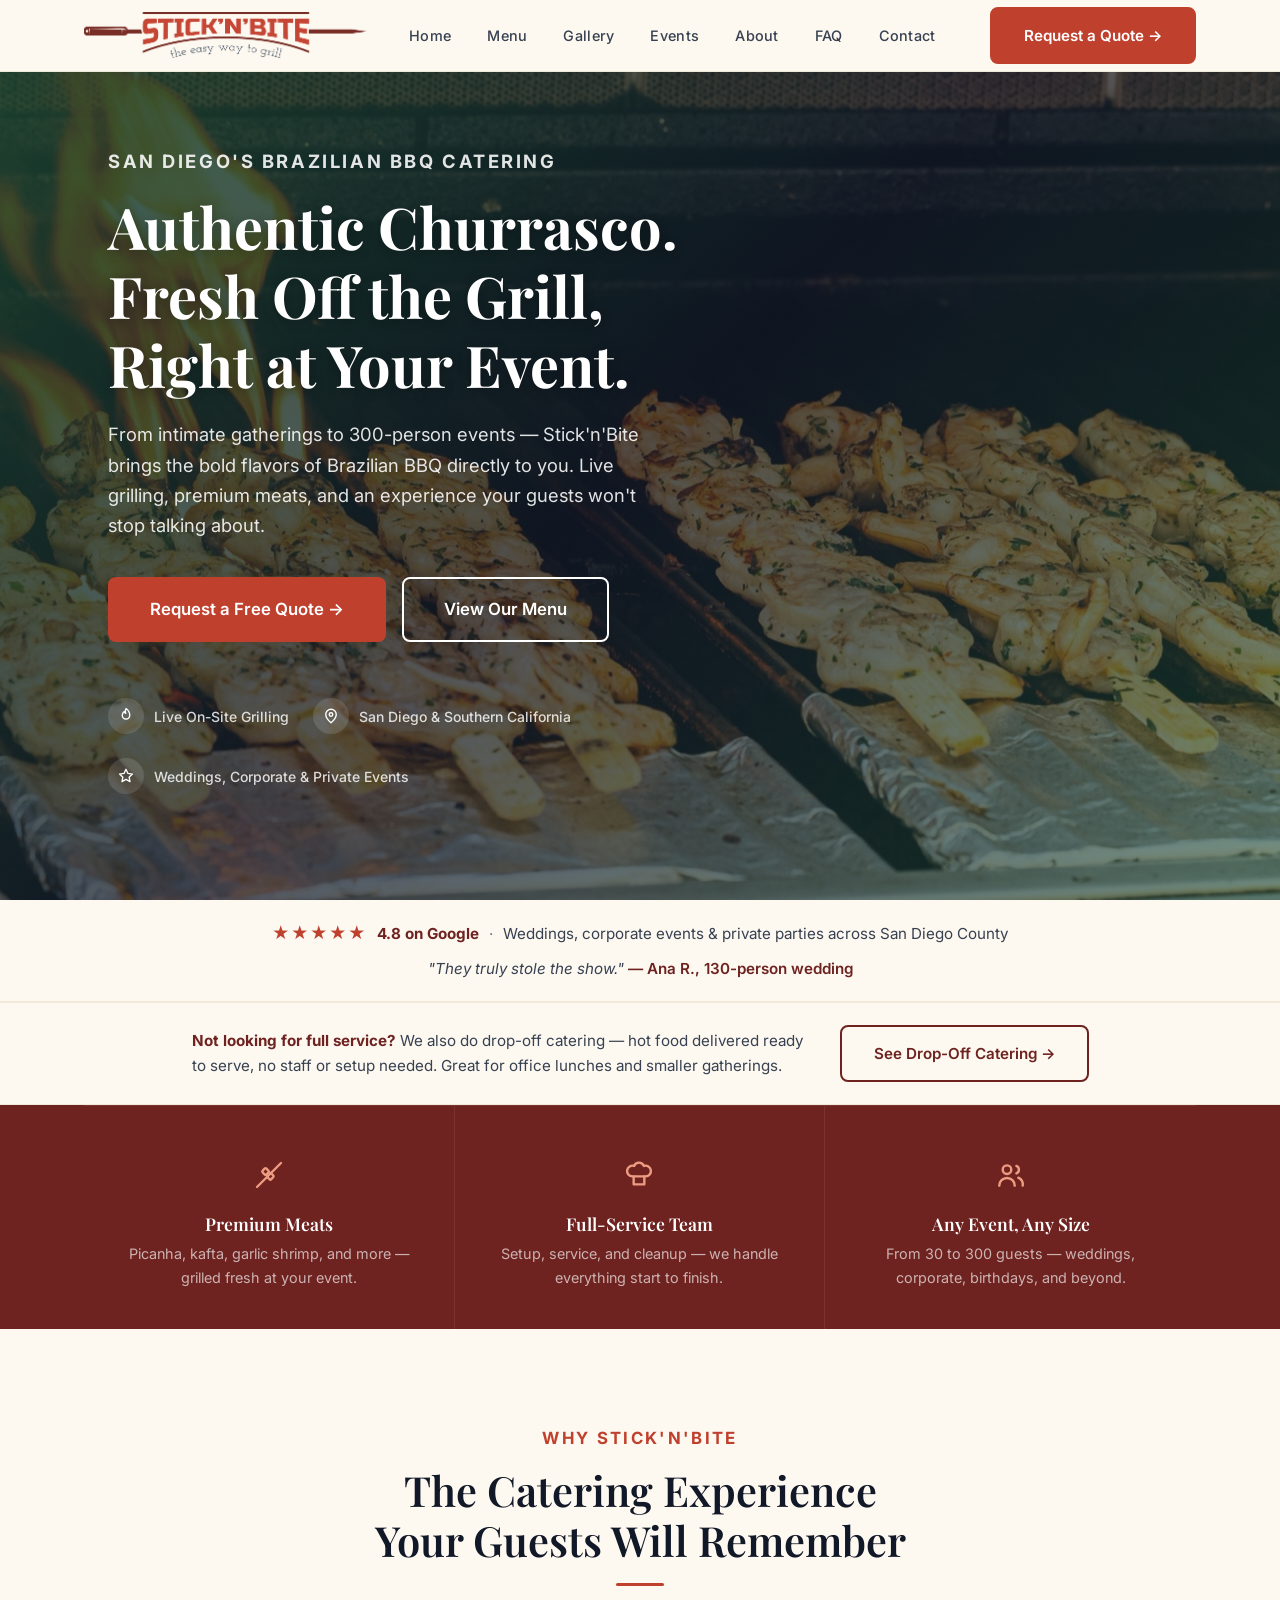
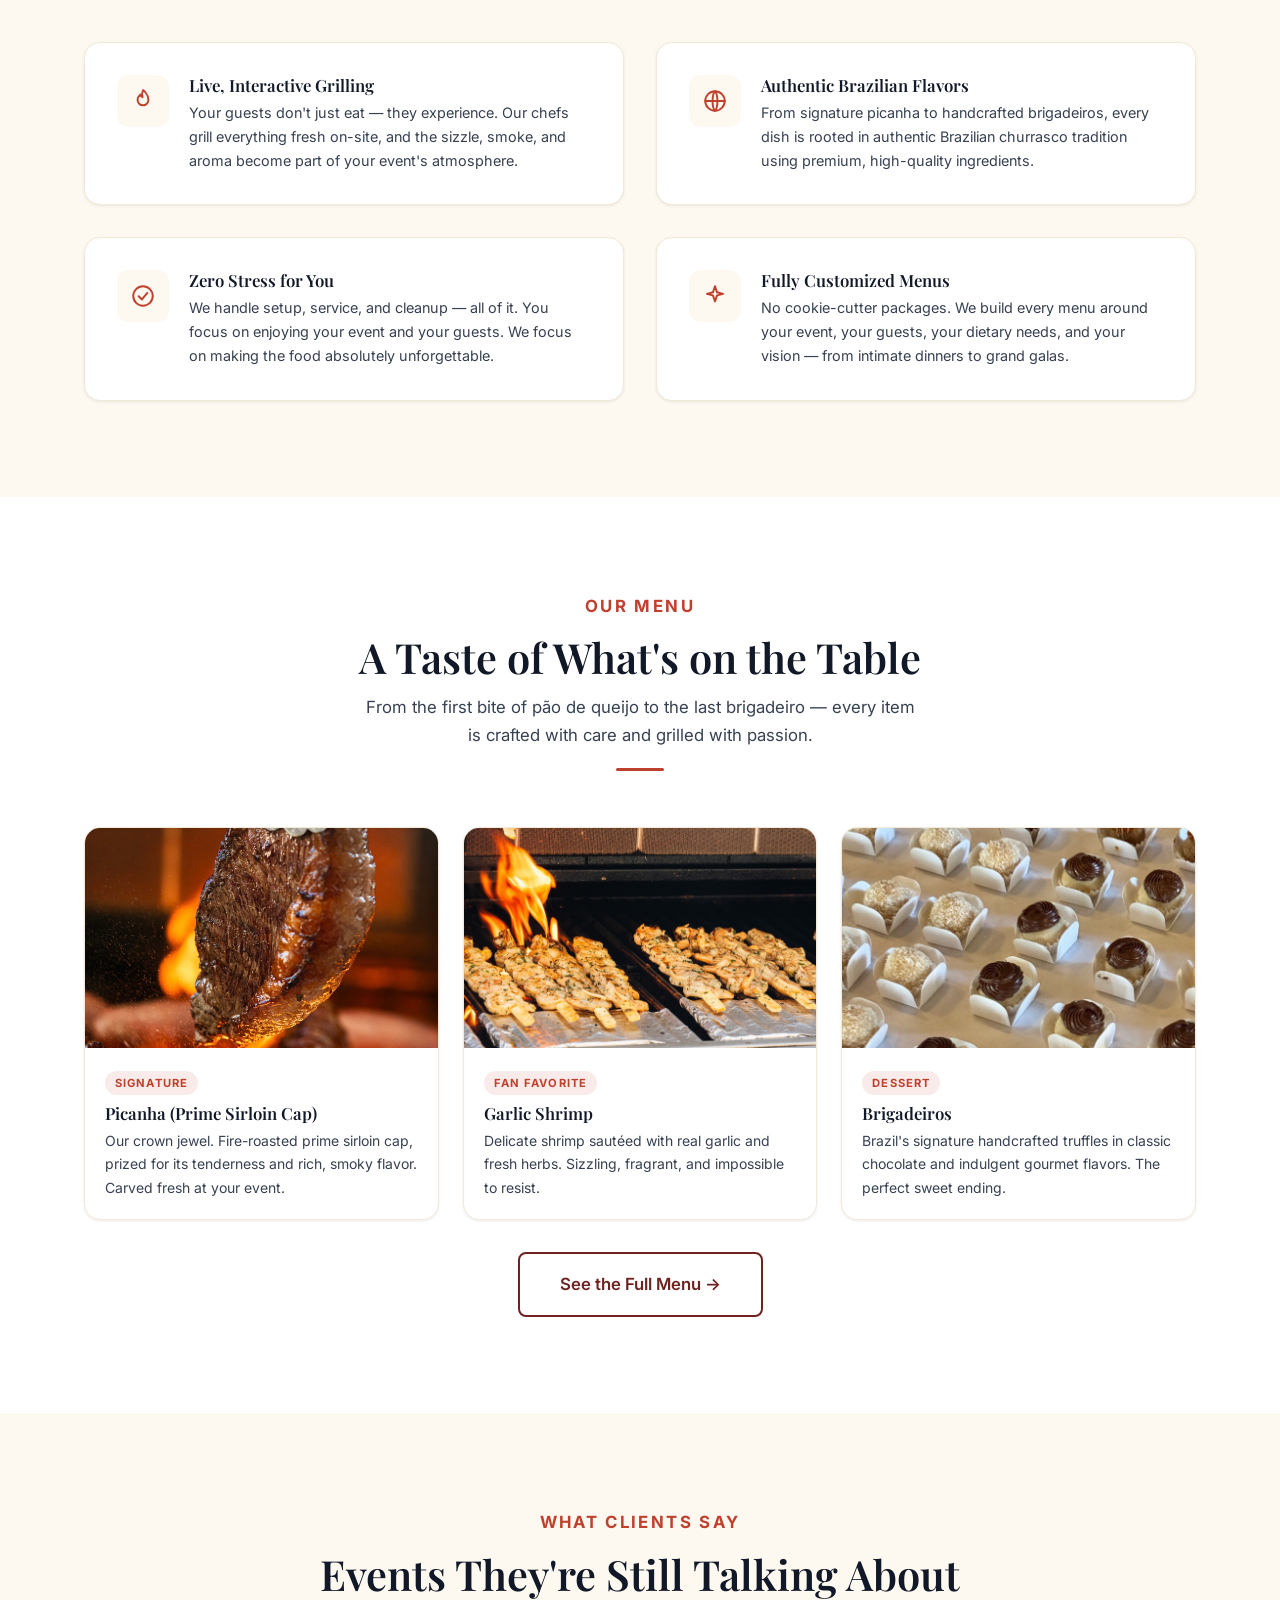
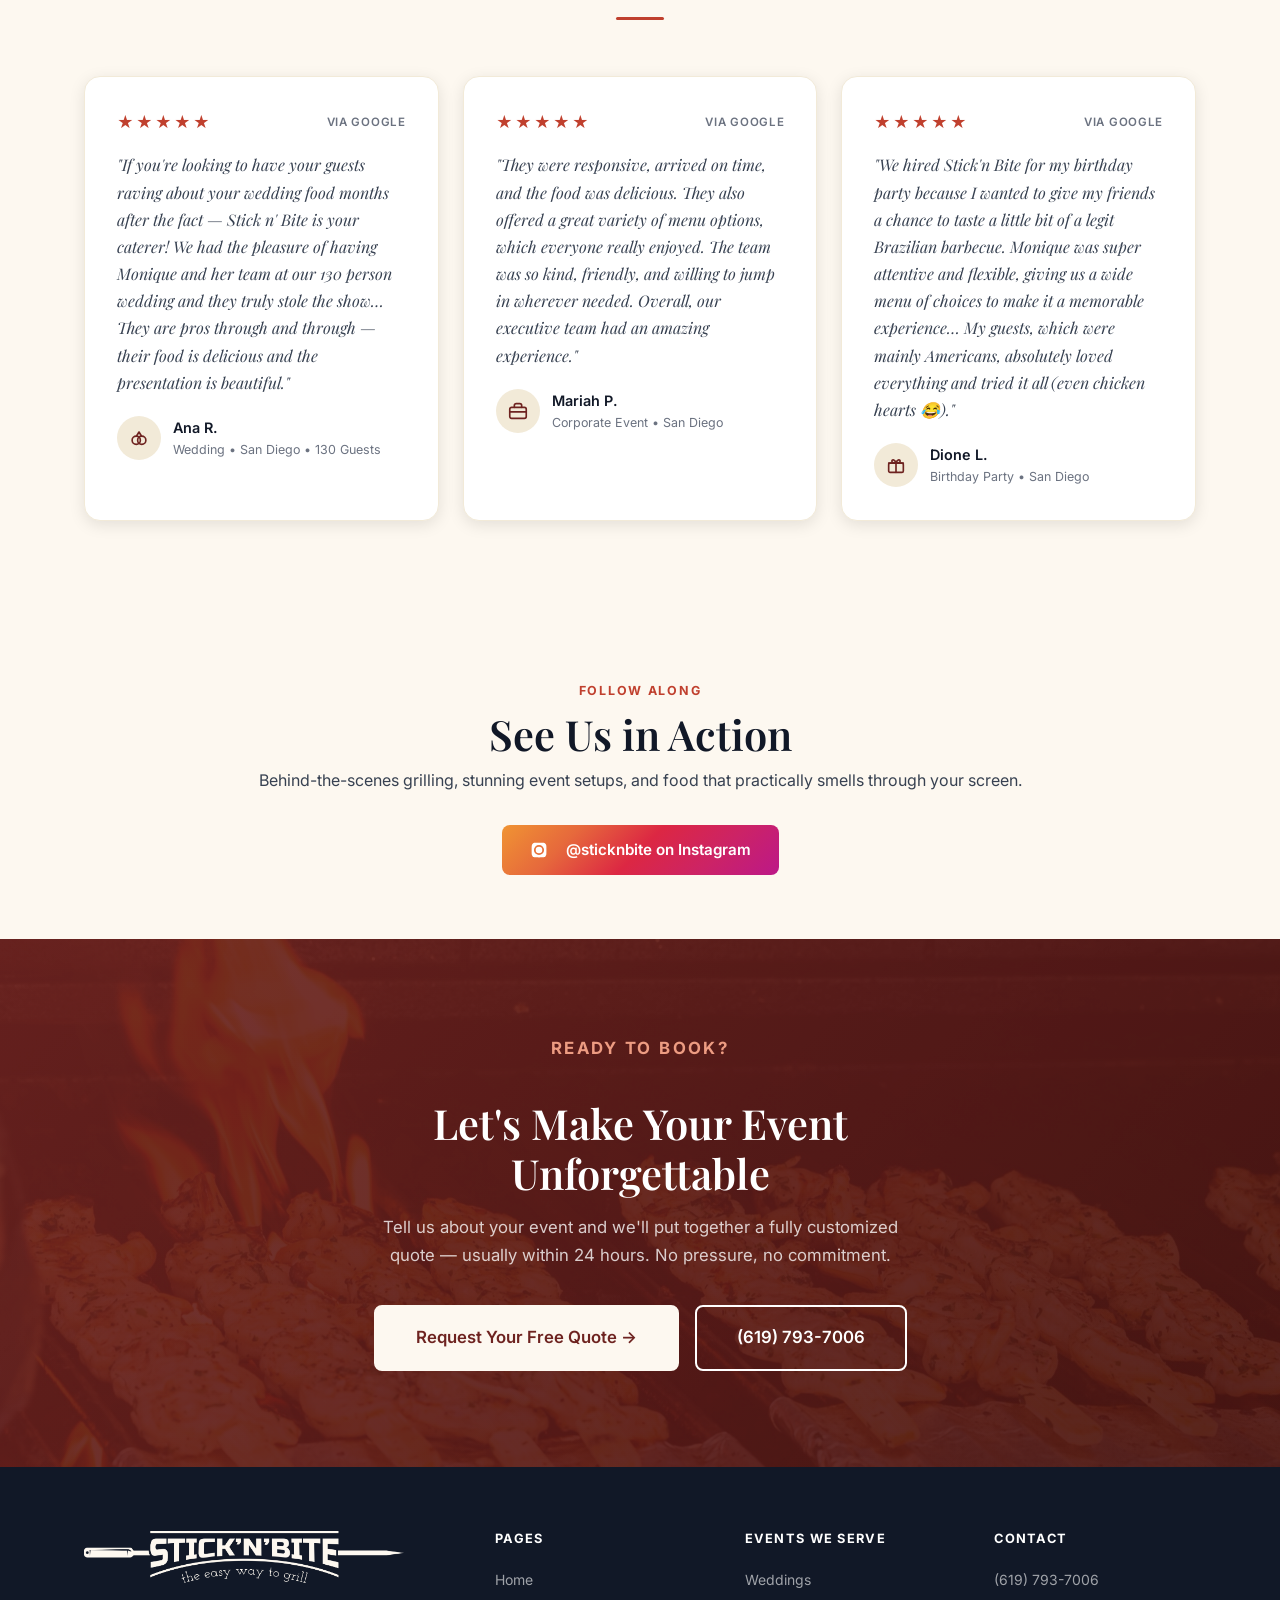
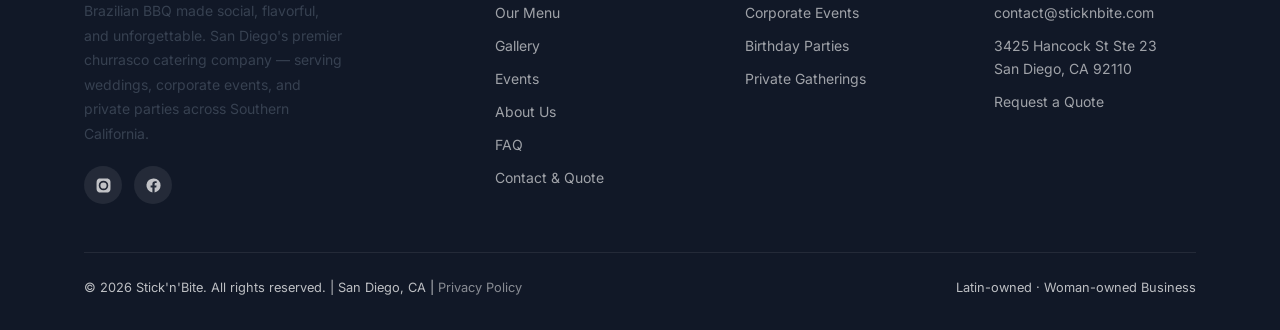
<file: index.html>
<!DOCTYPE html>
<html lang="en">
<head>
  <meta charset="UTF-8" />
  <meta name="viewport" content="width=device-width, initial-scale=1.0" />

  <!-- SEO Meta Tags -->
  <title>Stick'n'Bite | Brazilian BBQ Catering in San Diego, CA</title>
  <meta name="description" content="Authentic Brazilian BBQ catering in San Diego. Picanha and garlic shrimp grilled live at your event. Weddings, corporate and private parties." />
  <meta name="keywords" content="Brazilian BBQ catering San Diego, churrasco catering San Diego, wedding catering San Diego, corporate catering San Diego, picanha catering, Brazilian catering Southern California" />
  <meta name="author" content="Stick'n'Bite" />
  <link rel="canonical" href="https://www.sticknbite.com/" />

  <!-- Open Graph -->
  <meta property="og:type"        content="website" />
  <meta property="og:url"         content="https://www.sticknbite.com/" />
  <meta property="og:title"       content="Stick'n'Bite | Brazilian BBQ Catering in San Diego" />
  <meta property="og:description" content="Authentic Brazilian churrasco catering for weddings, corporate events & parties in San Diego. Fresh-grilled picanha, garlic shrimp & more — right at your event." />
  <meta property="og:image"       content="https://www.sticknbite.com/images/og-home.jpg" />

  <!-- Twitter Card -->
  <meta name="twitter:card"        content="summary_large_image" />
  <meta name="twitter:site"        content="@sticknbite" />
  <meta name="twitter:title"       content="Stick'n'Bite | Brazilian BBQ Catering in San Diego" />
  <meta name="twitter:description" content="Authentic Brazilian churrasco catering for weddings, corporate events & parties in San Diego." />
  <meta name="twitter:image"       content="https://www.sticknbite.com/images/og-home.jpg" />

  <!-- Facebook Pixel -->
  <script>!function(f,b,e,v,n,t,s){if(f.fbq)return;n=f.fbq=function(){n.callMethod?n.callMethod.apply(n,arguments):n.queue.push(arguments)};if(!f._fbq)f._fbq=n;n.push=n;n.loaded=!0;n.version='2.0';n.queue=[];t=b.createElement(e);t.async=!0;t.src=v;s=b.getElementsByTagName(e)[0];s.parentNode.insertBefore(t,s)}(window,document,'script','https://connect.facebook.net/en_US/fbevents.js');fbq('init','523336073977780');fbq('track','PageView');</script>

  <!-- JSON-LD Local Business Schema -->
  <script type="application/ld+json">
  {
    "@context": "https://schema.org",
    "@type": "CateringBusiness",
    "name": "Stick'n'Bite",
    "description": "Premium Brazilian BBQ catering in San Diego. Authentic churrasco for weddings, corporate events, birthdays, and private parties.",
    "url": "https://www.sticknbite.com",
    "telephone": "(619) 793-7006",
    "email": "contact@sticknbite.com",
    "address": {
      "@type": "PostalAddress",
      "streetAddress": "3425 Hancock St Ste 23",
      "addressLocality": "San Diego",
      "addressRegion": "CA",
      "postalCode": "92110",
      "addressCountry": "US"
    },
    "geo": {
      "@type": "GeoCoordinates",
      "latitude": "32.7439",
      "longitude": "-117.2043"
    },
    "areaServed": [
      { "@type": "City", "name": "San Diego" },
      { "@type": "State", "name": "Southern California" },
      { "@type": "City", "name": "Los Angeles" }
    ],
    "servesCuisine": ["Brazilian", "BBQ", "Churrasco"],
    "priceRange": "$$",
    "image": "https://www.sticknbite.com/images/og-home.jpg",
    "sameAs": [
      "https://www.instagram.com/sticknbite/",
      "https://www.facebook.com/sticknbitesd/"
    ]
  }
  </script>

  <link rel="stylesheet" href="style.css" />
  <link rel="icon" type="image/png" href="favicon.png" />
</head>
<body>

<!-- ===== NAVIGATION ===== -->
<nav class="nav nav-solid">
  <div class="nav-inner">
    <a class="nav-logo" href="/"><img src="logo.png" alt="Stick'n'Bite — the easy way to grill" class="nav-logo-img" /></a>
    <ul class="nav-links">
      <li><a href="/">Home</a></li>
      <li><a href="/menu">Menu</a></li>
      <li><a href="/gallery">Gallery</a></li>
      <li><a href="/events">Events</a></li>
      <li><a href="/about">About</a></li>
      <li><a href="/contact#faq">FAQ</a></li>
      <li><a href="/contact">Contact</a></li>
    </ul>
    <a class="btn btn-primary nav-cta" href="/contact">Request a Quote →</a>
    <button class="hamburger" aria-label="Open menu">
      <span></span><span></span><span></span>
    </button>
  </div>
</nav>
<div class="mobile-nav">
  <a href="/">Home</a>
  <a href="/menu">Menu</a>
  <a href="/gallery">Gallery</a>
  <a href="/events">Events</a>
  <a href="/about">About Us</a>
  <a href="/contact#faq">FAQ</a>
  <a href="/contact">Contact</a>
  <a class="btn btn-primary" href="/contact">Request a Quote →</a>
</div>

<!-- ===== HERO ===== -->
<section class="hero">
  <div class="hero-bg" style="background-image: url('images/hero.jpg');"></div>
  <div class="hero-overlay"></div>
  <div class="container">
    <div class="hero-content">
      <p class="display-tag">San Diego's Brazilian BBQ Catering</p>
      <h1>Authentic Churrasco.<br>Fresh Off the Grill,<br>Right at Your Event.</h1>
      <p>From intimate gatherings to 300-person events — Stick'n'Bite brings the bold flavors of Brazilian BBQ directly to you. Live grilling, premium meats, and an experience your guests won't stop talking about.</p>
      <div class="hero-btns">
        <a class="btn btn-primary btn-lg" href="/contact">Request a Free Quote →</a>
        <a class="btn btn-outline btn-lg" href="/menu">View Our Menu</a>
      </div>
      <div class="hero-badges">
        <div class="hero-badge">
          <div class="hero-badge-icon"><svg class="ico" viewBox="0 0 24 24" stroke="currentColor" stroke-width="1.8" stroke-linecap="round" stroke-linejoin="round" aria-hidden="true"><path d="M12 2s5 3.5 5 9a5 5 0 0 1-10 0c0-2 1-3.6 2.6-5 .3 1.3 1 2 2 2.5C11 6.6 11 4 12 2z"/></svg></div>
          <span>Live On-Site Grilling</span>
        </div>
        <div class="hero-badge">
          <div class="hero-badge-icon"><svg class="ico" viewBox="0 0 24 24" stroke="currentColor" stroke-width="1.8" stroke-linecap="round" stroke-linejoin="round" aria-hidden="true"><path d="M12 21s7-6 7-11a7 7 0 0 0-14 0c0 5 7 11 7 11z"/><circle cx="12" cy="10" r="2.4"/></svg></div>
          <span>San Diego & Southern California</span>
        </div>
        <div class="hero-badge">
          <div class="hero-badge-icon"><svg class="ico" viewBox="0 0 24 24" stroke="currentColor" stroke-width="1.8" stroke-linecap="round" stroke-linejoin="round" aria-hidden="true"><path d="M12 3l2.6 5.6 6 .8-4.4 4.2 1.1 6-5.3-3-5.3 3 1.1-6L3.4 9.4l6-.8z"/></svg></div>
          <span>Weddings, Corporate & Private Events</span>
        </div>
      </div>
    </div>
  </div>
</section>

<!-- ===== PROOF STRIP ===== -->
<div class="proof-strip">
  <div class="container">
    <div class="proof-rating">
      <span class="proof-stars" aria-hidden="true">★★★★★</span>
      <strong>4.8 on Google</strong>
      <span class="proof-sep">·</span>
      <span>Weddings, corporate events &amp; private parties across San Diego County</span>
    </div>
    <blockquote class="proof-quote">"They truly stole the show." <cite>— Ana R., 130-person wedding</cite></blockquote>
  </div>
</div>

<!-- ===== DROP-OFF BANNER ===== -->
<div class="dropoff-banner">
  <div class="container">
    <p><strong>Not looking for full service?</strong> We also do drop-off catering — hot food delivered ready to serve, no staff or setup needed. Great for office lunches and smaller gatherings.</p>
    <a class="btn btn-outline-dark" href="/menu#dropoff">See Drop-Off Catering →</a>
  </div>
</div>

<!-- ===== FEATURES STRIP ===== -->
<div class="features-strip">
  <div class="container">
    <div class="features-strip-inner">
      <div class="feature-item">
        <div class="feature-icon"><svg class="ico" viewBox="0 0 24 24" stroke="currentColor" stroke-width="1.8" stroke-linecap="round" stroke-linejoin="round" aria-hidden="true"><path d="M3 21L21 3"/><rect x="7.4" y="7.4" width="4" height="4" rx="1" transform="rotate(45 9.4 9.4)"/><rect x="11" y="11" width="4" height="4" rx="1" transform="rotate(45 13 13)"/></svg></div>
        <h3>Premium Meats</h3>
        <p>Picanha, kafta, garlic shrimp, and more — grilled fresh at your event.</p>
      </div>
      <div class="feature-item">
        <div class="feature-icon"><svg class="ico" viewBox="0 0 24 24" stroke="currentColor" stroke-width="1.8" stroke-linecap="round" stroke-linejoin="round" aria-hidden="true"><path d="M7 13a4 4 0 1 1 1.3-7.8 4 4 0 0 1 7.4 0A4 4 0 1 1 17 13z"/><path d="M8 13v6h8v-6"/></svg></div>
        <h3>Full-Service Team</h3>
        <p>Setup, service, and cleanup — we handle everything start to finish.</p>
      </div>
      <div class="feature-item">
        <div class="feature-icon"><svg class="ico" viewBox="0 0 24 24" stroke="currentColor" stroke-width="1.8" stroke-linecap="round" stroke-linejoin="round" aria-hidden="true"><circle cx="9" cy="8" r="3.2"/><path d="M3.2 20a5.8 5.8 0 0 1 11.6 0"/><path d="M16 5.2a3 3 0 0 1 0 5.6"/><path d="M17.5 14a5.8 5.8 0 0 1 3.3 6"/></svg></div>
        <h3>Any Event, Any Size</h3>
        <p>From 30 to 300 guests — weddings, corporate, birthdays, and beyond.</p>
      </div>
    </div>
  </div>
</div>

<!-- ===== WHY STICK'N'BITE ===== -->
<section class="section section-cream">
  <div class="container">
    <div class="section-header">
      <p class="display-tag">Why Stick'n'Bite</p>
      <h2>The Catering Experience<br>Your Guests Will Remember</h2>
      <div class="divider"></div>
    </div>
    <div class="why-grid">
      <div class="why-card">
        <div class="why-card-icon"><svg class="ico" viewBox="0 0 24 24" stroke="currentColor" stroke-width="1.8" stroke-linecap="round" stroke-linejoin="round" aria-hidden="true"><path d="M12 2s5 3.5 5 9a5 5 0 0 1-10 0c0-2 1-3.6 2.6-5 .3 1.3 1 2 2 2.5C11 6.6 11 4 12 2z"/></svg></div>
        <div>
          <h3>Live, Interactive Grilling</h3>
          <p>Your guests don't just eat — they experience. Our chefs grill everything fresh on-site, and the sizzle, smoke, and aroma become part of your event's atmosphere.</p>
        </div>
      </div>
      <div class="why-card">
        <div class="why-card-icon"><svg class="ico" viewBox="0 0 24 24" stroke="currentColor" stroke-width="1.8" stroke-linecap="round" stroke-linejoin="round" aria-hidden="true"><circle cx="12" cy="12" r="9"/><path d="M3 12h18"/><path d="M12 3c3 3 3 15 0 18M12 3c-3 3-3 15 0 18"/></svg></div>
        <div>
          <h3>Authentic Brazilian Flavors</h3>
          <p>From signature picanha to handcrafted brigadeiros, every dish is rooted in authentic Brazilian churrasco tradition using premium, high-quality ingredients.</p>
        </div>
      </div>
      <div class="why-card">
        <div class="why-card-icon"><svg class="ico" viewBox="0 0 24 24" stroke="currentColor" stroke-width="1.8" stroke-linecap="round" stroke-linejoin="round" aria-hidden="true"><circle cx="12" cy="12" r="9"/><path d="M8 12.2l3 3 5-6"/></svg></div>
        <div>
          <h3>Zero Stress for You</h3>
          <p>We handle setup, service, and cleanup — all of it. You focus on enjoying your event and your guests. We focus on making the food absolutely unforgettable.</p>
        </div>
      </div>
      <div class="why-card">
        <div class="why-card-icon"><svg class="ico" viewBox="0 0 24 24" stroke="currentColor" stroke-width="1.8" stroke-linecap="round" stroke-linejoin="round" aria-hidden="true"><path d="M12 3l1.9 5.6L19.5 10l-5.6 1.4L12 17l-1.9-5.6L4.5 10l5.6-1.4z"/></svg></div>
        <div>
          <h3>Fully Customized Menus</h3>
          <p>No cookie-cutter packages. We build every menu around your event, your guests, your dietary needs, and your vision — from intimate dinners to grand galas.</p>
        </div>
      </div>
    </div>
  </div>
</section>

<!-- ===== MENU PREVIEW ===== -->
<section class="section">
  <div class="container">
    <div class="section-header">
      <p class="display-tag">Our Menu</p>
      <h2>A Taste of What's on the Table</h2>
      <p>From the first bite of pão de queijo to the last brigadeiro — every item is crafted with care and grilled with passion.</p>
      <div class="divider"></div>
    </div>
    <div class="menu-preview-grid">
      <div class="menu-card">
        <img class="menu-card-img" src="images/picanha.jpg" alt="Picanha prime sirloin cap — Stick'n'Bite signature dish" loading="lazy" />
        <div class="menu-card-body">
          <span class="menu-card-tag">Signature</span>
          <h3>Picanha (Prime Sirloin Cap)</h3>
          <p>Our crown jewel. Fire-roasted prime sirloin cap, prized for its tenderness and rich, smoky flavor. Carved fresh at your event.</p>
        </div>
      </div>
      <div class="menu-card">
        <img class="menu-card-img" src="images/garlic-shrimp.jpg" alt="Garlic shrimp skewer catering" loading="lazy" />
        <div class="menu-card-body">
          <span class="menu-card-tag">Fan Favorite</span>
          <h3>Garlic Shrimp</h3>
          <p>Delicate shrimp sautéed with real garlic and fresh herbs. Sizzling, fragrant, and impossible to resist.</p>
        </div>
      </div>
      <div class="menu-card">
        <img class="menu-card-img" src="images/brigadeiros.jpg" alt="Brigadeiros — Brazilian chocolate truffles dessert" loading="lazy" />
        <div class="menu-card-body">
          <span class="menu-card-tag">Dessert</span>
          <h3>Brigadeiros</h3>
          <p>Brazil's signature handcrafted truffles in classic chocolate and indulgent gourmet flavors. The perfect sweet ending.</p>
        </div>
      </div>
    </div>
    <div class="text-center mt-8">
      <a class="btn btn-outline-dark btn-lg" href="/menu">See the Full Menu →</a>
    </div>
  </div>
</section>

<!-- ===== TESTIMONIALS ===== -->
<section class="section section-cream">
  <div class="container">
    <div class="section-header">
      <p class="display-tag">What Clients Say</p>
      <h2>Events They're Still Talking About</h2>
      <div class="divider"></div>
    </div>
    <div class="testimonials-grid">
      <div class="testimonial-card">
        <div class="testimonial-stars">★★★★★<span class="testimonial-source">via Google</span></div>
        <blockquote>"If you're looking to have your guests raving about your wedding food months after the fact — Stick n' Bite is your caterer! We had the pleasure of having Monique and her team at our 130 person wedding and they truly stole the show… They are pros through and through — their food is delicious and the presentation is beautiful."</blockquote>
        <div class="testimonial-author">
          <div class="testimonial-avatar"><svg class="ico" viewBox="0 0 24 24" stroke="currentColor" stroke-width="1.8" stroke-linecap="round" stroke-linejoin="round" aria-hidden="true"><circle cx="9" cy="14.5" r="4.5"/><circle cx="15" cy="14.5" r="4.5"/><path d="M9.5 9.5L12 5.5l2.5 4"/></svg></div>
          <div>
            <div class="testimonial-name">Ana R.</div>
            <div class="testimonial-event">Wedding • San Diego • 130 Guests</div>
          </div>
        </div>
      </div>
      <div class="testimonial-card">
        <div class="testimonial-stars">★★★★★<span class="testimonial-source">via Google</span></div>
        <blockquote>"They were responsive, arrived on time, and the food was delicious. They also offered a great variety of menu options, which everyone really enjoyed. The team was so kind, friendly, and willing to jump in wherever needed. Overall, our executive team had an amazing experience."</blockquote>
        <div class="testimonial-author">
          <div class="testimonial-avatar"><svg class="ico" viewBox="0 0 24 24" stroke="currentColor" stroke-width="1.8" stroke-linecap="round" stroke-linejoin="round" aria-hidden="true"><rect x="3" y="8" width="18" height="12" rx="2"/><path d="M8 8V6a2 2 0 0 1 2-2h4a2 2 0 0 1 2 2v2"/><path d="M3 13h18"/></svg></div>
          <div>
            <div class="testimonial-name">Mariah P.</div>
            <div class="testimonial-event">Corporate Event • San Diego</div>
          </div>
        </div>
      </div>
      <div class="testimonial-card">
        <div class="testimonial-stars">★★★★★<span class="testimonial-source">via Google</span></div>
        <blockquote>"We hired Stick'n Bite for my birthday party because I wanted to give my friends a chance to taste a little bit of a legit Brazilian barbecue. Monique was super attentive and flexible, giving us a wide menu of choices to make it a memorable experience… My guests, which were mainly Americans, absolutely loved everything and tried it all (even chicken hearts 😂)."</blockquote>
        <div class="testimonial-author">
          <div class="testimonial-avatar"><svg class="ico" viewBox="0 0 24 24" stroke="currentColor" stroke-width="1.8" stroke-linecap="round" stroke-linejoin="round" aria-hidden="true"><rect x="4" y="10" width="16" height="10" rx="1.5"/><path d="M4 10h16M12 10v10"/><path d="M12 10C11 6 8 5.5 7.5 7.5S10 10 12 10zM12 10c1-4 4-4.5 4.5-2.5S14 10 12 10z"/></svg></div>
          <div>
            <div class="testimonial-name">Dione L.</div>
            <div class="testimonial-event">Birthday Party • San Diego</div>
          </div>
        </div>
      </div>
    </div>
  </div>
</section>

<!-- ===== INSTAGRAM STRIP ===== -->
<div class="ig-strip">
  <div class="container">
    <p class="display-tag">Follow Along</p>
    <h2>See Us in Action</h2>
    <p>Behind-the-scenes grilling, stunning event setups, and food that practically smells through your screen.</p>
    <a class="ig-btn" href="https://www.instagram.com/sticknbite/" target="_blank" rel="noopener">
      <svg class="ico-b" viewBox="0 0 24 24" style="width:18px;height:18px;vertical-align:-3px;margin-right:6px;" aria-hidden="true"><path d="M12 2.2c3.2 0 3.6 0 4.9.07 1.17.05 1.8.25 2.23.42.56.22.96.48 1.38.9.42.42.68.82.9 1.38.17.42.37 1.05.42 2.23.06 1.27.07 1.65.07 4.85s0 3.58-.07 4.85c-.05 1.18-.25 1.8-.42 2.23a3.7 3.7 0 0 1-.9 1.38 3.7 3.7 0 0 1-1.38.9c-.42.17-1.05.37-2.23.42-1.27.06-1.65.07-4.85.07s-3.58 0-4.85-.07c-1.18-.05-1.8-.25-2.23-.42a3.7 3.7 0 0 1-1.38-.9 3.7 3.7 0 0 1-.9-1.38c-.17-.42-.37-1.05-.42-2.23C2.2 15.6 2.2 15.2 2.2 12s0-3.58.07-4.85c.05-1.18.25-1.8.42-2.23.22-.56.48-.96.9-1.38.42-.42.82-.68 1.38-.9.42-.17 1.05-.37 2.23-.42C8.4 2.2 8.8 2.2 12 2.2zm0 3.05A6.75 6.75 0 1 0 12 18.75 6.75 6.75 0 0 0 12 5.25zm0 11.13A4.38 4.38 0 1 1 12 7.62a4.38 4.38 0 0 1 0 8.76zM19.85 5a1.58 1.58 0 1 1-3.15 0 1.58 1.58 0 0 1 3.15 0z"/></svg> &nbsp;@sticknbite on Instagram
    </a>
  </div>
</div>

<!-- ===== CTA ===== -->
<section class="cta-section">
  <div class="container">
    <p class="display-tag">Ready to Book?</p>
    <h2 class="text-white">Let's Make Your Event<br>Unforgettable</h2>
    <p>Tell us about your event and we'll put together a fully customized quote — usually within 24 hours. No pressure, no commitment.</p>
    <div class="cta-btns">
      <a class="btn btn-primary btn-lg" href="/contact">Request Your Free Quote →</a>
      <a class="btn btn-outline btn-lg" href="tel:6197937006">(619) 793-7006</a>
    </div>
  </div>
</section>

<!-- ===== FOOTER ===== -->
<footer class="footer">
  <div class="container">
    <div class="footer-grid">
      <div class="footer-brand">
        <a class="footer-logo" href="/"><img src="logo-light.png" alt="Stick'n'Bite" class="footer-logo-img" /></a>
        <p>Brazilian BBQ made social, flavorful, and unforgettable. San Diego's premier churrasco catering company — serving weddings, corporate events, and private parties across Southern California.</p>
        <div class="footer-social">
          <a class="social-link" href="https://www.instagram.com/sticknbite/" target="_blank" rel="noopener" aria-label="Instagram"><svg class="ico-b" viewBox="0 0 24 24" aria-hidden="true"><path d="M12 2.2c3.2 0 3.6 0 4.9.07 1.17.05 1.8.25 2.23.42.56.22.96.48 1.38.9.42.42.68.82.9 1.38.17.42.37 1.05.42 2.23.06 1.27.07 1.65.07 4.85s0 3.58-.07 4.85c-.05 1.18-.25 1.8-.42 2.23a3.7 3.7 0 0 1-.9 1.38 3.7 3.7 0 0 1-1.38.9c-.42.17-1.05.37-2.23.42-1.27.06-1.65.07-4.85.07s-3.58 0-4.85-.07c-1.18-.05-1.8-.25-2.23-.42a3.7 3.7 0 0 1-1.38-.9 3.7 3.7 0 0 1-.9-1.38c-.17-.42-.37-1.05-.42-2.23C2.2 15.6 2.2 15.2 2.2 12s0-3.58.07-4.85c.05-1.18.25-1.8.42-2.23.22-.56.48-.96.9-1.38.42-.42.82-.68 1.38-.9.42-.17 1.05-.37 2.23-.42C8.4 2.2 8.8 2.2 12 2.2zm0 3.05A6.75 6.75 0 1 0 12 18.75 6.75 6.75 0 0 0 12 5.25zm0 11.13A4.38 4.38 0 1 1 12 7.62a4.38 4.38 0 0 1 0 8.76zM19.85 5a1.58 1.58 0 1 1-3.15 0 1.58 1.58 0 0 1 3.15 0z"/></svg></a>
          <a class="social-link" href="https://www.facebook.com/sticknbitesd/" target="_blank" rel="noopener" aria-label="Facebook"><svg class="ico-b" viewBox="0 0 24 24" aria-hidden="true"><path d="M22 12a10 10 0 1 0-11.56 9.88v-6.99H7.9V12h2.54V9.8c0-2.5 1.49-3.89 3.77-3.89 1.09 0 2.24.2 2.24.2v2.46h-1.26c-1.24 0-1.63.77-1.63 1.56V12h2.78l-.44 2.89h-2.34v6.99A10 10 0 0 0 22 12z"/></svg></a>
        </div>
      </div>
      <div class="footer-col">
        <h4>Pages</h4>
        <a href="/">Home</a>
        <a href="/menu">Our Menu</a>
        <a href="/gallery">Gallery</a>
        <a href="/events">Events</a>
        <a href="/about">About Us</a>
        <a href="/contact#faq">FAQ</a>
        <a href="/contact">Contact & Quote</a>
      </div>
      <div class="footer-col">
        <h4>Events We Serve</h4>
        <a href="/events">Weddings</a>
        <a href="/events">Corporate Events</a>
        <a href="/events">Birthday Parties</a>
        <a href="/events">Private Gatherings</a>
      </div>
      <div class="footer-col">
        <h4>Contact</h4>
        <a href="tel:6197937006">(619) 793-7006</a>
        <a href="mailto:contact@sticknbite.com">contact@sticknbite.com</a>
        <a href="#">3425 Hancock St Ste 23<br>San Diego, CA 92110</a>
        <a href="/contact">Request a Quote</a>
      </div>
    </div>
    <div class="footer-bottom">
      <span>© 2026 Stick'n'Bite. All rights reserved. | San Diego, CA | <a href="/privacy">Privacy Policy</a></span>
      <span>Latin-owned · Woman-owned Business</span>
    </div>
  </div>
</footer>

<!-- Sticky mobile CTA -->
<div class="mobile-cta-bar">
  <a class="btn btn-primary" href="/contact">Request a Quote</a>
  <a class="btn btn-outline-dark" href="tel:6197937006"><svg class="ico" viewBox="0 0 24 24" stroke="currentColor" stroke-width="1.9" stroke-linecap="round" stroke-linejoin="round" fill="none" aria-hidden="true"><path d="M5 4h3.2l1.8 4.6-2 1.2a11 11 0 0 0 5.2 5.2l1.2-2 4.6 1.8V19a2 2 0 0 1-2.2 2A16.5 16.5 0 0 1 3 6.2 2 2 0 0 1 5 4z"/></svg>Call Us</a>
</div>

<script src="main.js"></script>
</body>
</html>
</file>
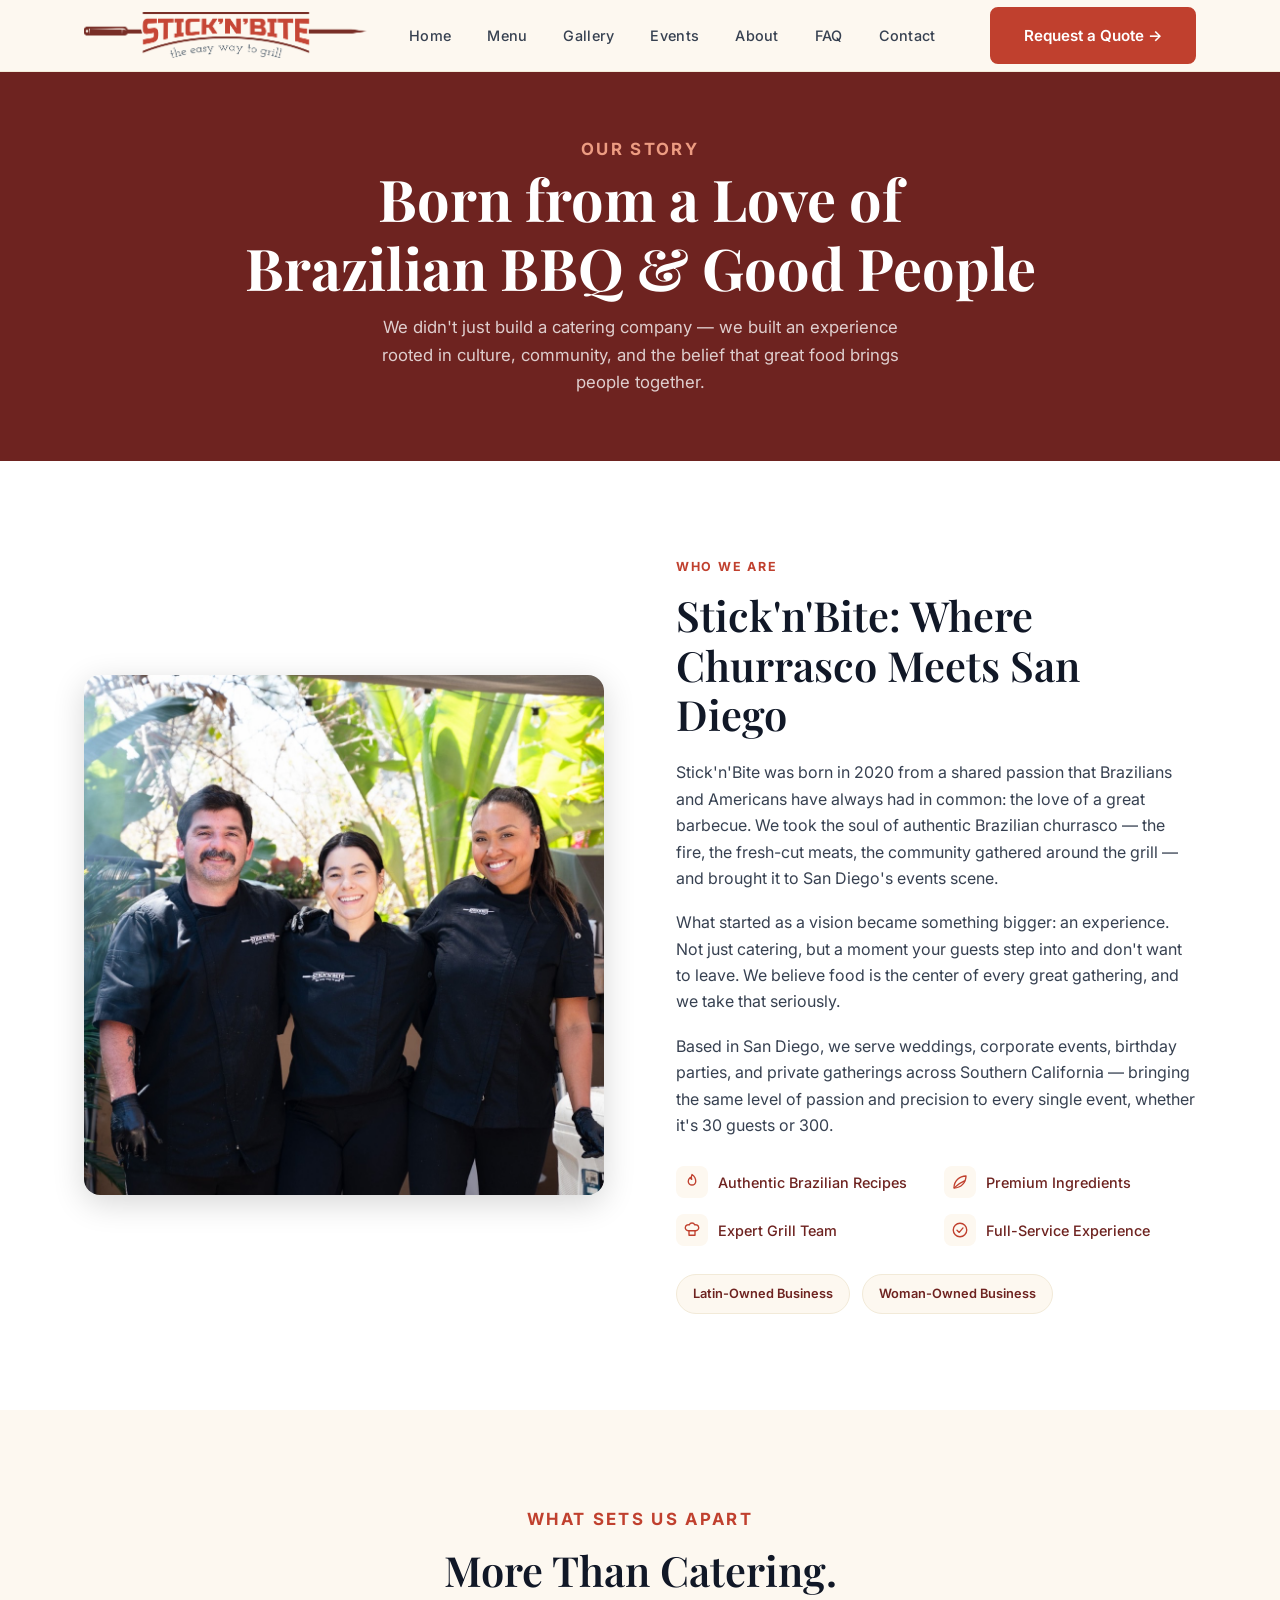
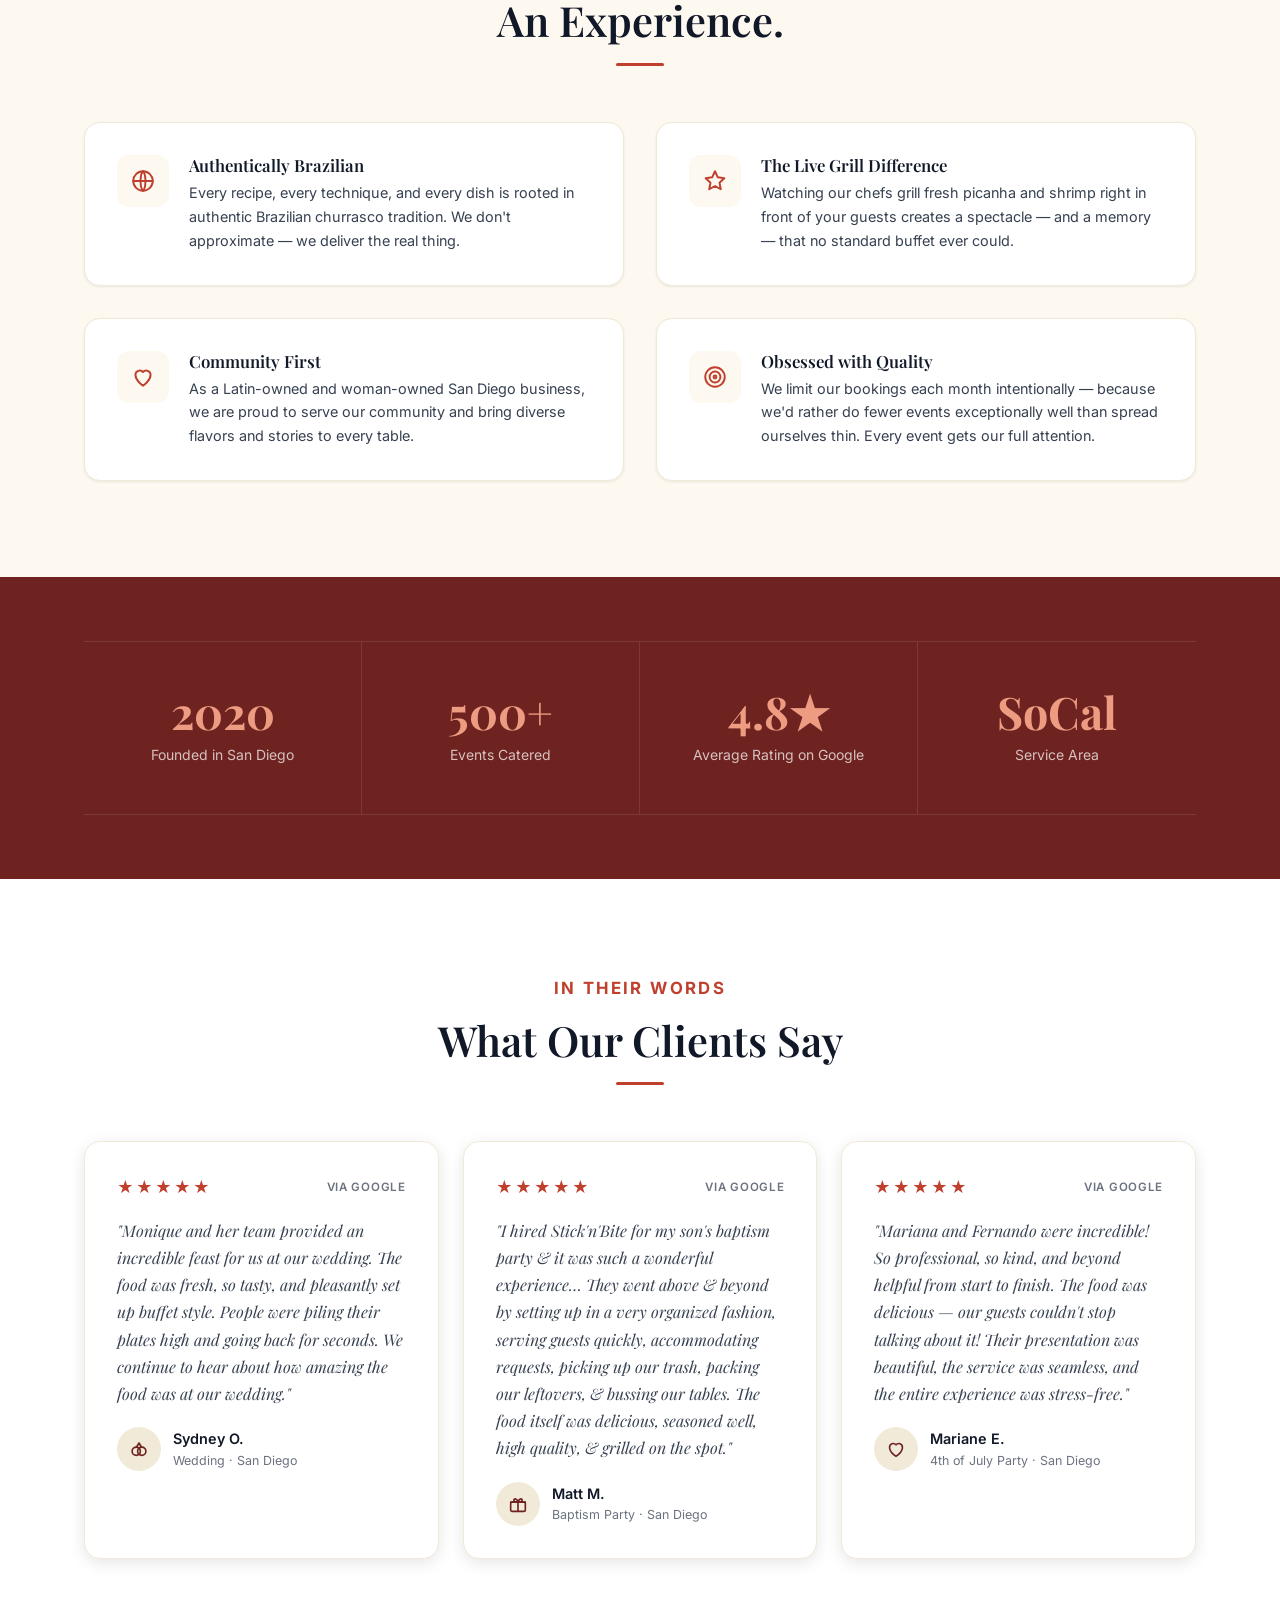
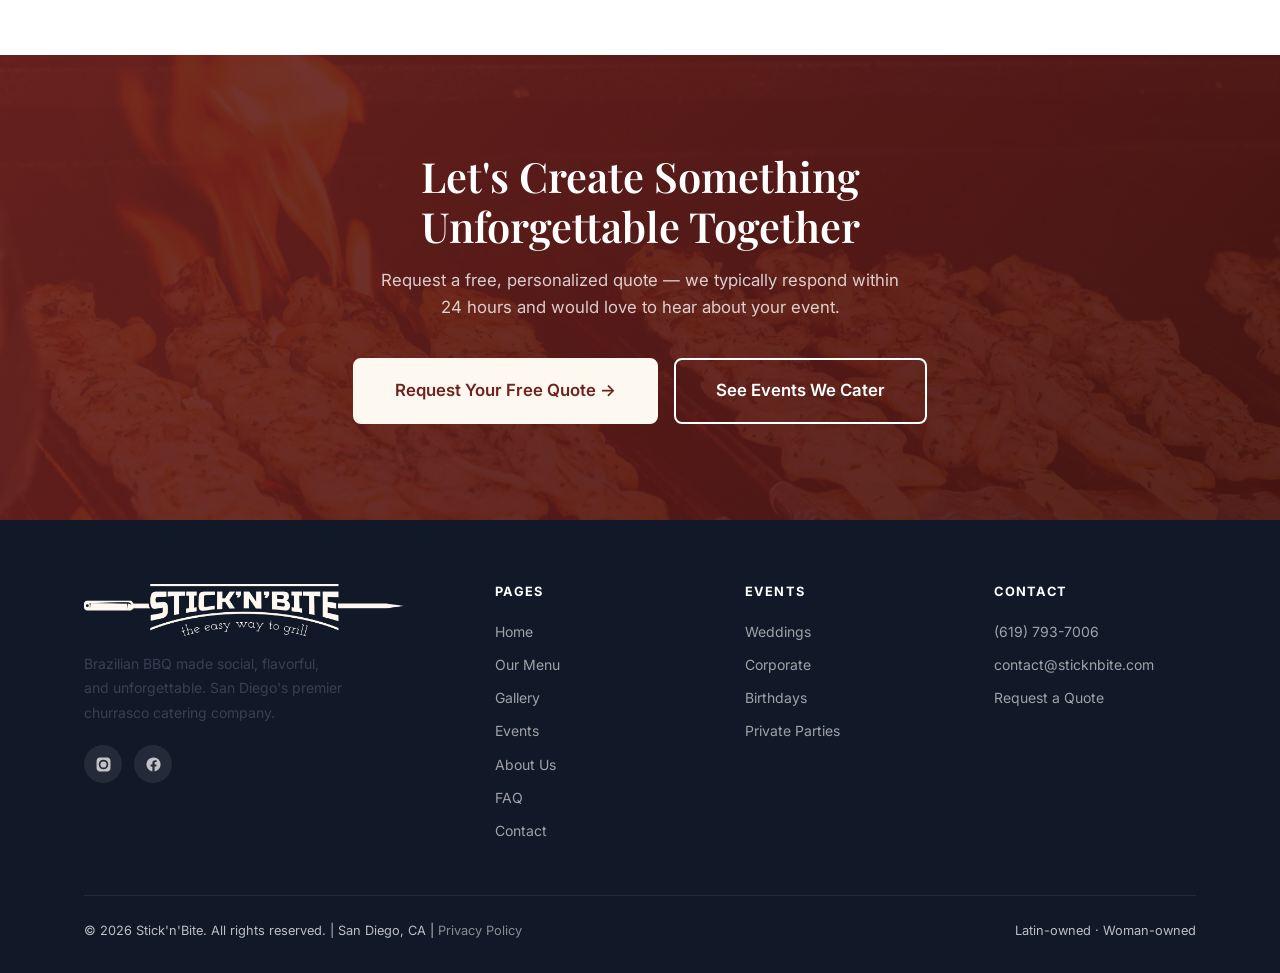
<file: about.html>
<!DOCTYPE html>
<html lang="en">
<head>
  <meta charset="UTF-8" />
  <meta name="viewport" content="width=device-width, initial-scale=1.0" />
  <title>About Us | Stick'n'Bite Brazilian BBQ Catering San Diego</title>
  <meta name="description" content="Meet the team behind Stick'n'Bite - San Diego's Latin-owned, woman-owned Brazilian BBQ catering company. Our story and why we do what we do." />
  <link rel="canonical" href="https://www.sticknbite.com/about" />
  <meta property="og:title"       content="About Stick'n'Bite | Brazilian BBQ Catering San Diego" />
  <meta property="og:description" content="San Diego's Latin-owned, woman-owned Brazilian BBQ catering company. Authentic churrasco with heart." />
  <meta property="og:image"       content="https://www.sticknbite.com/images/og-about.jpg" />
  <link rel="stylesheet" href="style.css" />
  <link rel="icon" type="image/png" href="favicon.png" />
</head>
<body>

<nav class="nav nav-solid">
  <div class="nav-inner">
    <a class="nav-logo" href="/"><img src="logo.png" alt="Stick'n'Bite — the easy way to grill" class="nav-logo-img" /></a>
    <ul class="nav-links">
      <li><a href="/">Home</a></li>
      <li><a href="/menu">Menu</a></li>
      <li><a href="/gallery">Gallery</a></li>
      <li><a href="/events">Events</a></li>
      <li><a href="/about">About</a></li>
      <li><a href="/contact#faq">FAQ</a></li>
      <li><a href="/contact">Contact</a></li>
    </ul>
    <a class="btn btn-primary nav-cta" href="/contact">Request a Quote →</a>
    <button class="hamburger" aria-label="Open menu"><span></span><span></span><span></span></button>
  </div>
</nav>
<div class="mobile-nav">
  <a href="/">Home</a><a href="/menu">Menu</a><a href="/gallery">Gallery</a><a href="/events">Events</a>
  <a href="/about">About Us</a><a href="/contact#faq">FAQ</a><a href="/contact">Contact</a>
  <a class="btn btn-primary" href="/contact">Request a Quote →</a>
</div>

<div class="page-hero">
  <div class="container">
    <p class="display-tag">Our Story</p>
    <h1>Born from a Love of<br>Brazilian BBQ & Good People</h1>
    <p>We didn't just build a catering company — we built an experience rooted in culture, community, and the belief that great food brings people together.</p>
  </div>
</div>

<!-- Our Story -->
<section class="section">
  <div class="container">
    <div class="about-story">
      <div class="about-story-img">
        <img src="images/team.jpg" alt="The Stick'n'Bite team in branded chef coats at the grill during a San Diego event" loading="lazy" />
      </div>
      <div class="about-story-content">
        <p class="display-tag">Who We Are</p>
        <h2>Stick'n'Bite: Where Churrasco Meets San Diego</h2>
        <p>Stick'n'Bite was born in 2020 from a shared passion that Brazilians and Americans have always had in common: the love of a great barbecue. We took the soul of authentic Brazilian churrasco — the fire, the fresh-cut meats, the community gathered around the grill — and brought it to San Diego's events scene.</p>
        <p>What started as a vision became something bigger: an experience. Not just catering, but a moment your guests step into and don't want to leave. We believe food is the center of every great gathering, and we take that seriously.</p>
        <p>Based in San Diego, we serve weddings, corporate events, birthday parties, and private gatherings across Southern California — bringing the same level of passion and precision to every single event, whether it's 30 guests or 300.</p>
        <div class="about-pillars">
          <div class="about-pillar"><div class="about-pillar-icon"><svg class="ico" viewBox="0 0 24 24" stroke="currentColor" stroke-width="1.8" stroke-linecap="round" stroke-linejoin="round" aria-hidden="true"><path d="M12 2s5 3.5 5 9a5 5 0 0 1-10 0c0-2 1-3.6 2.6-5 .3 1.3 1 2 2 2.5C11 6.6 11 4 12 2z"/></svg></div> Authentic Brazilian Recipes</div>
          <div class="about-pillar"><div class="about-pillar-icon"><svg class="ico" viewBox="0 0 24 24" stroke="currentColor" stroke-width="1.8" stroke-linecap="round" stroke-linejoin="round" aria-hidden="true"><path d="M4 20C4 10.5 11.5 4 20 4c0 8.5-6.5 16-16 16z"/><path d="M4.5 19.5C8.5 15.5 12 13 18 10.5"/></svg></div> Premium Ingredients</div>
          <div class="about-pillar"><div class="about-pillar-icon"><svg class="ico" viewBox="0 0 24 24" stroke="currentColor" stroke-width="1.8" stroke-linecap="round" stroke-linejoin="round" aria-hidden="true"><path d="M7 13a4 4 0 1 1 1.3-7.8 4 4 0 0 1 7.4 0A4 4 0 1 1 17 13z"/><path d="M8 13v6h8v-6"/></svg></div> Expert Grill Team</div>
          <div class="about-pillar"><div class="about-pillar-icon"><svg class="ico" viewBox="0 0 24 24" stroke="currentColor" stroke-width="1.8" stroke-linecap="round" stroke-linejoin="round" aria-hidden="true"><circle cx="12" cy="12" r="9"/><path d="M8 12.2l3 3 5-6"/></svg></div> Full-Service Experience</div>
        </div>
        <div class="badges-row">
          <span class="owned-badge">Latin-Owned Business</span>
          <span class="owned-badge">Woman-Owned Business</span>
        </div>
      </div>
    </div>
  </div>
</section>

<!-- What Makes Us Different -->
<section class="section section-cream">
  <div class="container">
    <div class="section-header">
      <p class="display-tag">What Sets Us Apart</p>
      <h2>More Than Catering.<br>An Experience.</h2>
      <div class="divider"></div>
    </div>
    <div class="why-grid">
      <div class="why-card">
        <div class="why-card-icon"><svg class="ico" viewBox="0 0 24 24" stroke="currentColor" stroke-width="1.8" stroke-linecap="round" stroke-linejoin="round" aria-hidden="true"><circle cx="12" cy="12" r="9"/><path d="M3 12h18"/><path d="M12 3c3 3 3 15 0 18M12 3c-3 3-3 15 0 18"/></svg></div>
        <div>
          <h3>Authentically Brazilian</h3>
          <p>Every recipe, every technique, and every dish is rooted in authentic Brazilian churrasco tradition. We don't approximate — we deliver the real thing.</p>
        </div>
      </div>
      <div class="why-card">
        <div class="why-card-icon"><svg class="ico" viewBox="0 0 24 24" stroke="currentColor" stroke-width="1.8" stroke-linecap="round" stroke-linejoin="round" aria-hidden="true"><path d="M12 3l2.6 5.6 6 .8-4.4 4.2 1.1 6-5.3-3-5.3 3 1.1-6L3.4 9.4l6-.8z"/></svg></div>
        <div>
          <h3>The Live Grill Difference</h3>
          <p>Watching our chefs grill fresh picanha and shrimp right in front of your guests creates a spectacle — and a memory — that no standard buffet ever could.</p>
        </div>
      </div>
      <div class="why-card">
        <div class="why-card-icon"><svg class="ico" viewBox="0 0 24 24" stroke="currentColor" stroke-width="1.8" stroke-linecap="round" stroke-linejoin="round" aria-hidden="true"><path d="M12 20s-7-4.4-7-10a4 4 0 0 1 7-2.6A4 4 0 0 1 19 10c0 5.6-7 10-7 10z"/></svg></div>
        <div>
          <h3>Community First</h3>
          <p>As a Latin-owned and woman-owned San Diego business, we are proud to serve our community and bring diverse flavors and stories to every table.</p>
        </div>
      </div>
      <div class="why-card">
        <div class="why-card-icon"><svg class="ico" viewBox="0 0 24 24" stroke="currentColor" stroke-width="1.8" stroke-linecap="round" stroke-linejoin="round" aria-hidden="true"><circle cx="12" cy="12" r="9"/><circle cx="12" cy="12" r="5"/><circle cx="12" cy="12" r="1.3"/></svg></div>
        <div>
          <h3>Obsessed with Quality</h3>
          <p>We limit our bookings each month intentionally — because we'd rather do fewer events exceptionally well than spread ourselves thin. Every event gets our full attention.</p>
        </div>
      </div>
    </div>
  </div>
</section>

<!-- Stats -->
<section class="section-sm section-dark">
  <div class="container">
    <div class="stats-row">
      <div class="stat-item">
        <div class="stat-number">2020</div>
        <div class="stat-label">Founded in San Diego</div>
      </div>
      <div class="stat-item">
        <div class="stat-number">500+</div>
        <div class="stat-label">Events Catered</div>
      </div>
      <div class="stat-item">
        <div class="stat-number">4.8★</div>
        <div class="stat-label">Average Rating on Google</div>
      </div>
      <div class="stat-item">
        <div class="stat-number">SoCal</div>
        <div class="stat-label">Service Area</div>
      </div>
    </div>
  </div>
</section>

<!-- Testimonial Feature -->
<section class="section">
  <div class="container">
    <div class="section-header">
      <p class="display-tag">In Their Words</p>
      <h2>What Our Clients Say</h2>
      <div class="divider"></div>
    </div>
    <div class="testimonials-grid">
      <div class="testimonial-card">
        <div class="testimonial-stars">★★★★★<span class="testimonial-source">via Google</span></div>
        <blockquote>"Monique and her team provided an incredible feast for us at our wedding. The food was fresh, so tasty, and pleasantly set up buffet style. People were piling their plates high and going back for seconds. We continue to hear about how amazing the food was at our wedding."</blockquote>
        <div class="testimonial-author">
          <div class="testimonial-avatar"><svg class="ico" viewBox="0 0 24 24" stroke="currentColor" stroke-width="1.8" stroke-linecap="round" stroke-linejoin="round" aria-hidden="true"><circle cx="9" cy="14.5" r="4.5"/><circle cx="15" cy="14.5" r="4.5"/><path d="M9.5 9.5L12 5.5l2.5 4"/></svg></div>
          <div><div class="testimonial-name">Sydney O.</div><div class="testimonial-event">Wedding · San Diego</div></div>
        </div>
      </div>
      <div class="testimonial-card">
        <div class="testimonial-stars">★★★★★<span class="testimonial-source">via Google</span></div>
        <blockquote>"I hired Stick'n'Bite for my son's baptism party &amp; it was such a wonderful experience… They went above &amp; beyond by setting up in a very organized fashion, serving guests quickly, accommodating requests, picking up our trash, packing our leftovers, &amp; bussing our tables. The food itself was delicious, seasoned well, high quality, &amp; grilled on the spot."</blockquote>
        <div class="testimonial-author">
          <div class="testimonial-avatar"><svg class="ico" viewBox="0 0 24 24" stroke="currentColor" stroke-width="1.8" stroke-linecap="round" stroke-linejoin="round" aria-hidden="true"><rect x="4" y="10" width="16" height="10" rx="1.5"/><path d="M4 10h16M12 10v10"/><path d="M12 10C11 6 8 5.5 7.5 7.5S10 10 12 10zM12 10c1-4 4-4.5 4.5-2.5S14 10 12 10z"/></svg></div>
          <div><div class="testimonial-name">Matt M.</div><div class="testimonial-event">Baptism Party · San Diego</div></div>
        </div>
      </div>
      <div class="testimonial-card">
        <div class="testimonial-stars">★★★★★<span class="testimonial-source">via Google</span></div>
        <blockquote>"Mariana and Fernando were incredible! So professional, so kind, and beyond helpful from start to finish. The food was delicious — our guests couldn't stop talking about it! Their presentation was beautiful, the service was seamless, and the entire experience was stress-free."</blockquote>
        <div class="testimonial-author">
          <div class="testimonial-avatar"><svg class="ico" viewBox="0 0 24 24" stroke="currentColor" stroke-width="1.8" stroke-linecap="round" stroke-linejoin="round" aria-hidden="true"><path d="M12 20s-7-4.4-7-10a4 4 0 0 1 7-2.6A4 4 0 0 1 19 10c0 5.6-7 10-7 10z"/></svg></div>
          <div><div class="testimonial-name">Mariane E.</div><div class="testimonial-event">4th of July Party · San Diego</div></div>
        </div>
      </div>
    </div>
  </div>
</section>

<section class="cta-section">
  <div class="container">
    <h2 class="text-white">Let's Create Something<br>Unforgettable Together</h2>
    <p>Request a free, personalized quote — we typically respond within 24 hours and would love to hear about your event.</p>
    <div class="cta-btns">
      <a class="btn btn-primary btn-lg" href="/contact">Request Your Free Quote →</a>
      <a class="btn btn-outline btn-lg" href="/events">See Events We Cater</a>
    </div>
  </div>
</section>

<footer class="footer">
  <div class="container">
    <div class="footer-grid">
      <div class="footer-brand">
        <a class="footer-logo" href="/"><img src="logo-light.png" alt="Stick'n'Bite" class="footer-logo-img" /></a>
        <p>Brazilian BBQ made social, flavorful, and unforgettable. San Diego's premier churrasco catering company.</p>
        <div class="footer-social">
          <a class="social-link" href="https://www.instagram.com/sticknbite/" target="_blank" rel="noopener" aria-label="Instagram"><svg class="ico-b" viewBox="0 0 24 24" aria-hidden="true"><path d="M12 2.2c3.2 0 3.6 0 4.9.07 1.17.05 1.8.25 2.23.42.56.22.96.48 1.38.9.42.42.68.82.9 1.38.17.42.37 1.05.42 2.23.06 1.27.07 1.65.07 4.85s0 3.58-.07 4.85c-.05 1.18-.25 1.8-.42 2.23a3.7 3.7 0 0 1-.9 1.38 3.7 3.7 0 0 1-1.38.9c-.42.17-1.05.37-2.23.42-1.27.06-1.65.07-4.85.07s-3.58 0-4.85-.07c-1.18-.05-1.8-.25-2.23-.42a3.7 3.7 0 0 1-1.38-.9 3.7 3.7 0 0 1-.9-1.38c-.17-.42-.37-1.05-.42-2.23C2.2 15.6 2.2 15.2 2.2 12s0-3.58.07-4.85c.05-1.18.25-1.8.42-2.23.22-.56.48-.96.9-1.38.42-.42.82-.68 1.38-.9.42-.17 1.05-.37 2.23-.42C8.4 2.2 8.8 2.2 12 2.2zm0 3.05A6.75 6.75 0 1 0 12 18.75 6.75 6.75 0 0 0 12 5.25zm0 11.13A4.38 4.38 0 1 1 12 7.62a4.38 4.38 0 0 1 0 8.76zM19.85 5a1.58 1.58 0 1 1-3.15 0 1.58 1.58 0 0 1 3.15 0z"/></svg></a>
          <a class="social-link" href="https://www.facebook.com/sticknbitesd/" target="_blank" rel="noopener" aria-label="Facebook"><svg class="ico-b" viewBox="0 0 24 24" aria-hidden="true"><path d="M22 12a10 10 0 1 0-11.56 9.88v-6.99H7.9V12h2.54V9.8c0-2.5 1.49-3.89 3.77-3.89 1.09 0 2.24.2 2.24.2v2.46h-1.26c-1.24 0-1.63.77-1.63 1.56V12h2.78l-.44 2.89h-2.34v6.99A10 10 0 0 0 22 12z"/></svg></a>
        </div>
      </div>
      <div class="footer-col">
        <h4>Pages</h4>
        <a href="/">Home</a><a href="/menu">Our Menu</a><a href="/gallery">Gallery</a>
        <a href="/events">Events</a><a href="/about">About Us</a><a href="/contact#faq">FAQ</a><a href="/contact">Contact</a>
      </div>
      <div class="footer-col">
        <h4>Events</h4>
        <a href="/events">Weddings</a><a href="/events">Corporate</a>
        <a href="/events">Birthdays</a><a href="/events">Private Parties</a>
      </div>
      <div class="footer-col">
        <h4>Contact</h4>
        <a href="tel:6197937006">(619) 793-7006</a>
        <a href="mailto:contact@sticknbite.com">contact@sticknbite.com</a>
        <a href="/contact">Request a Quote</a>
      </div>
    </div>
    <div class="footer-bottom">
      <span>© 2026 Stick'n'Bite. All rights reserved. | San Diego, CA | <a href="/privacy">Privacy Policy</a></span>
      <span>Latin-owned · Woman-owned</span>
    </div>
  </div>
</footer>
<!-- Sticky mobile CTA -->
<div class="mobile-cta-bar">
  <a class="btn btn-primary" href="/contact">Request a Quote</a>
  <a class="btn btn-outline-dark" href="tel:6197937006"><svg class="ico" viewBox="0 0 24 24" stroke="currentColor" stroke-width="1.9" stroke-linecap="round" stroke-linejoin="round" fill="none" aria-hidden="true"><path d="M5 4h3.2l1.8 4.6-2 1.2a11 11 0 0 0 5.2 5.2l1.2-2 4.6 1.8V19a2 2 0 0 1-2.2 2A16.5 16.5 0 0 1 3 6.2 2 2 0 0 1 5 4z"/></svg>Call Us</a>
</div>

<script src="main.js"></script>
</body>
</html>
</file>
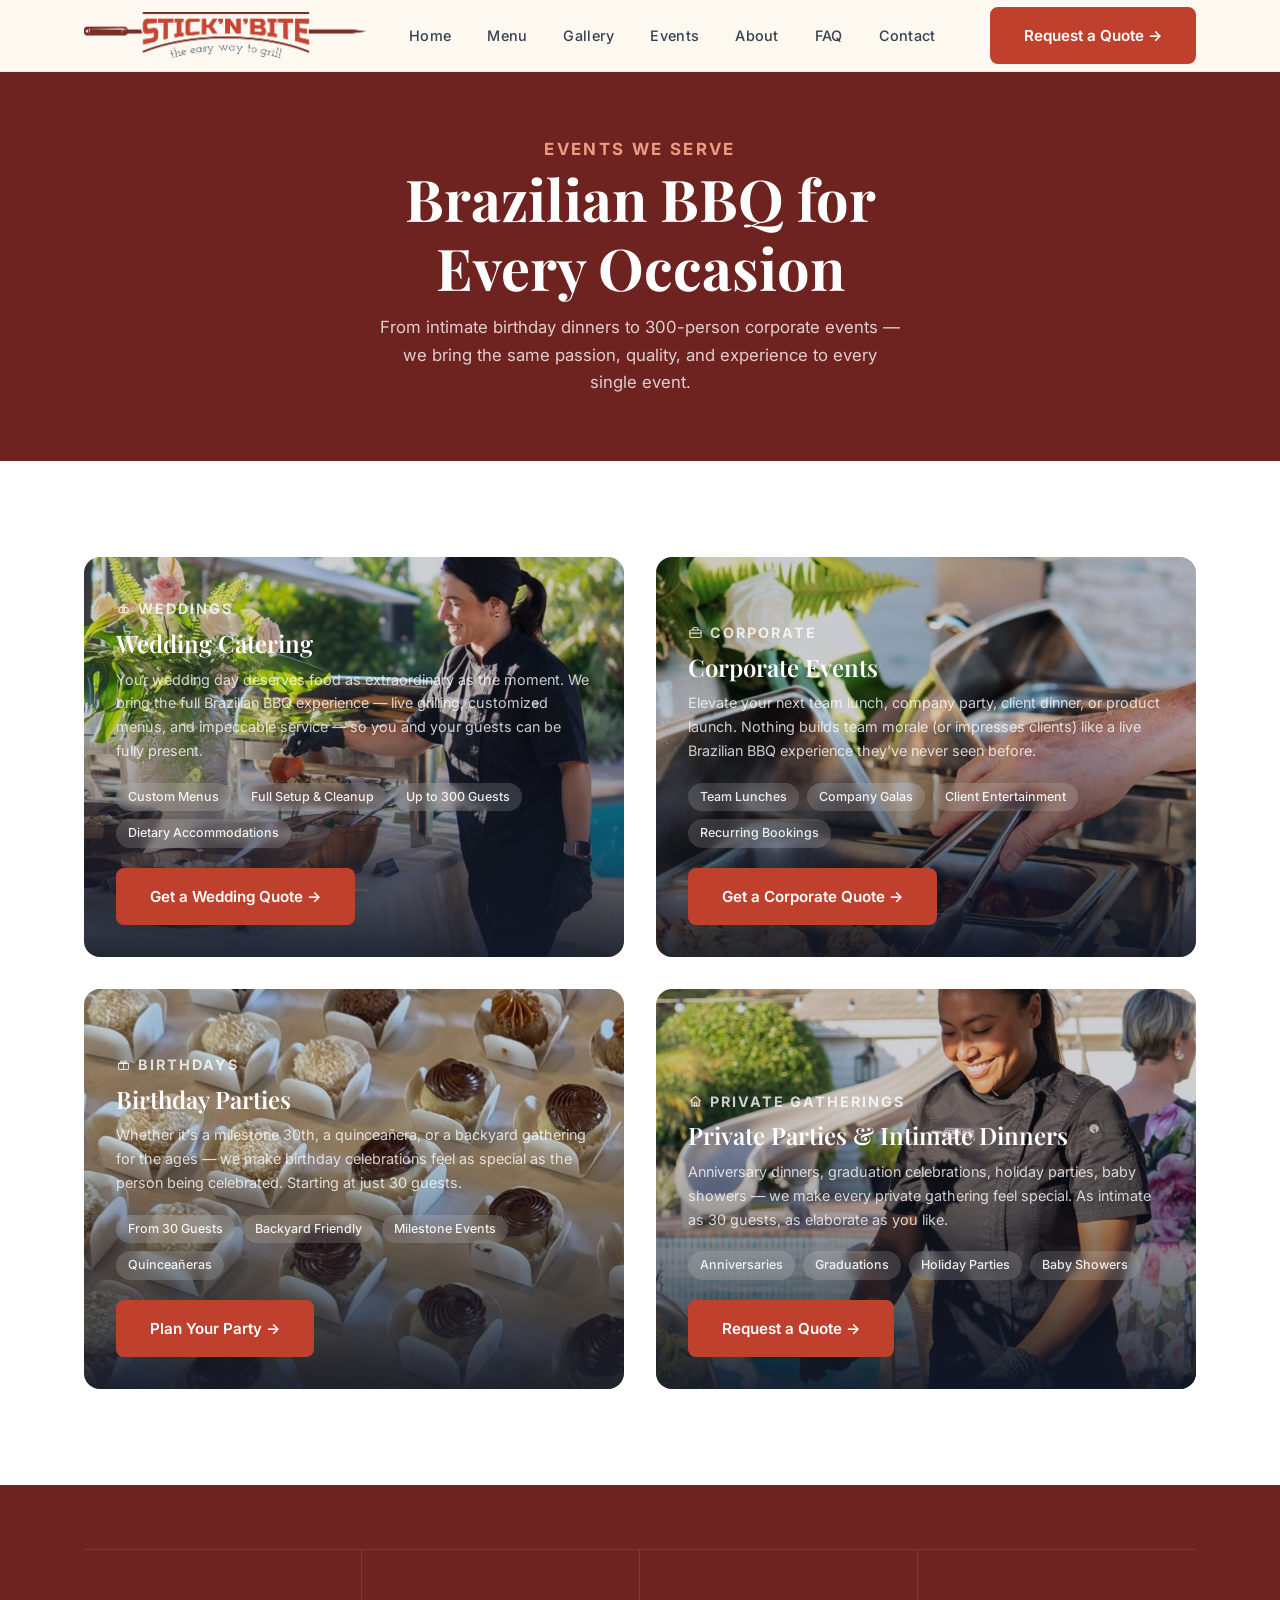
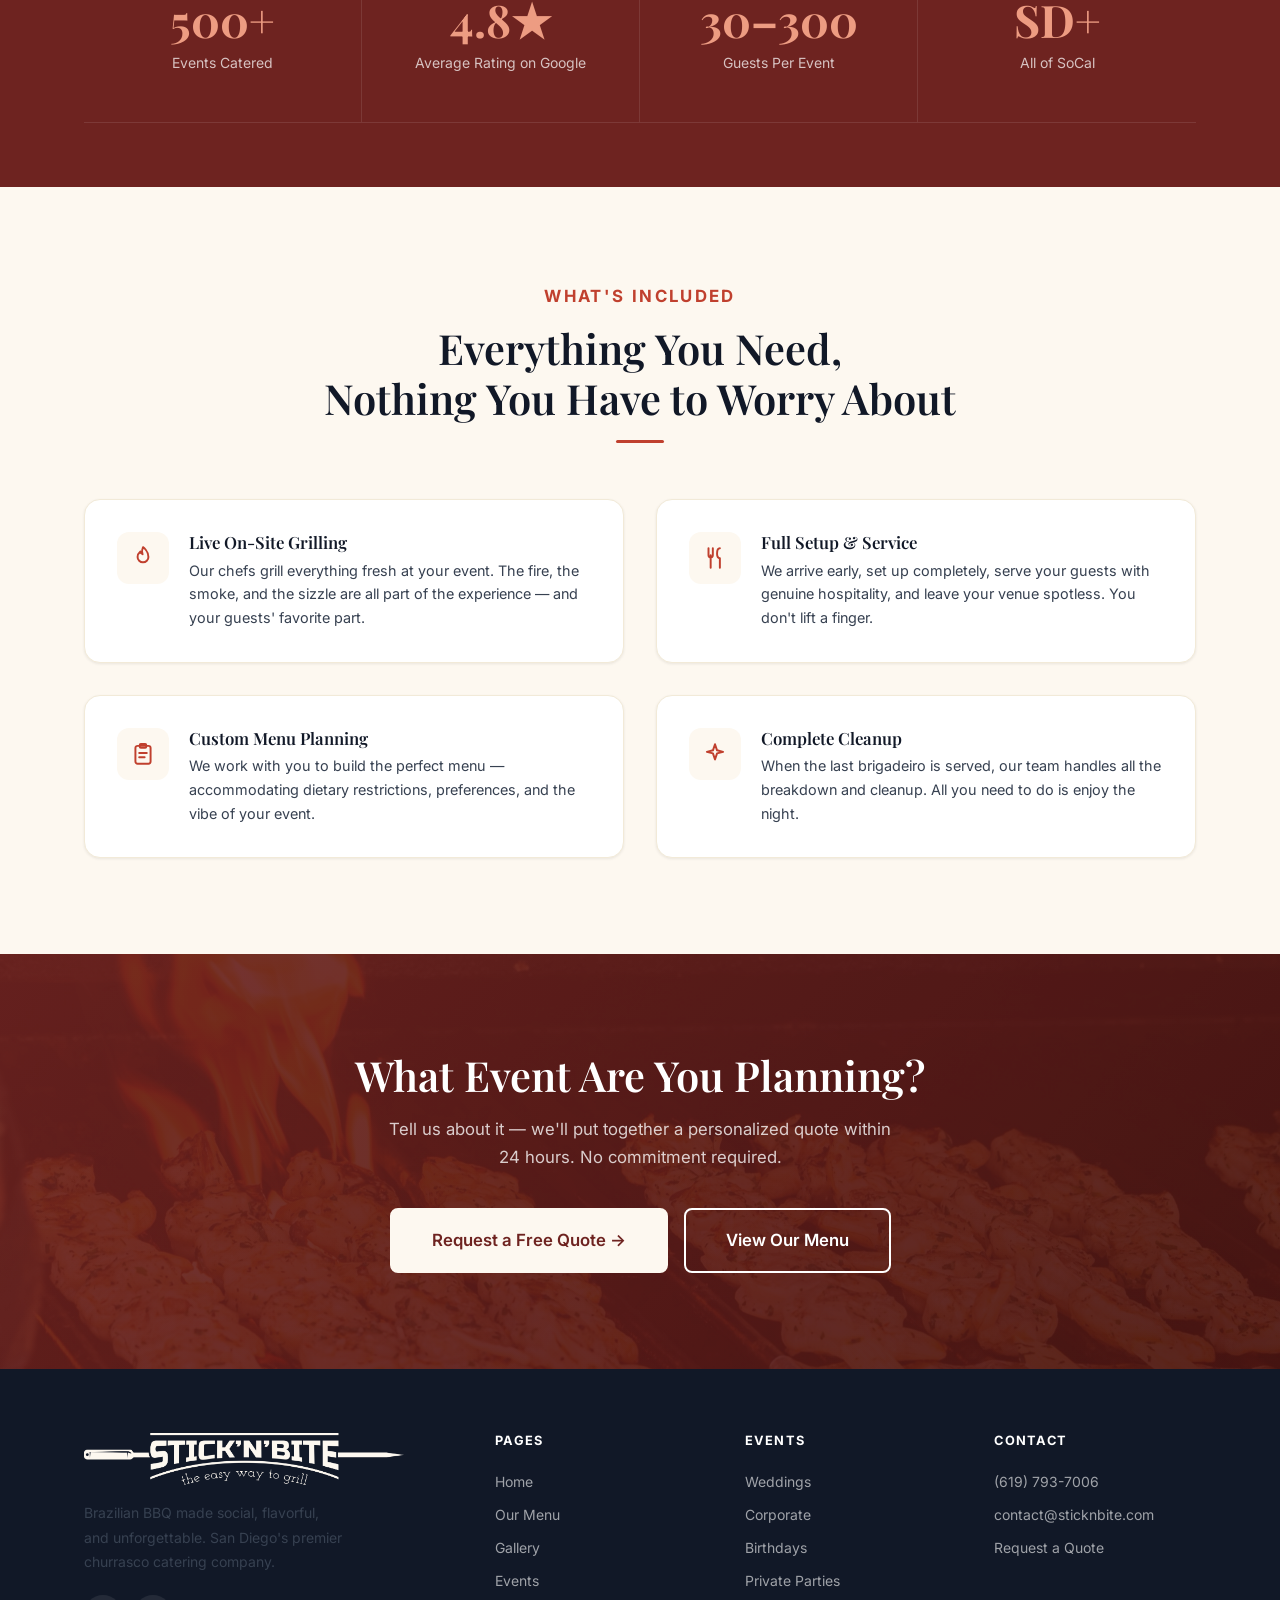
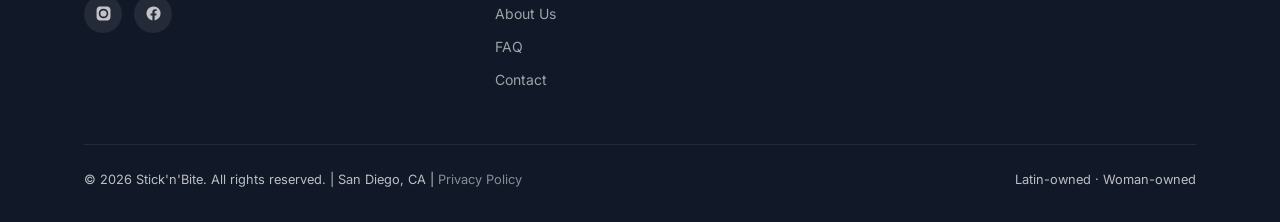
<file: events.html>
<!DOCTYPE html>
<html lang="en">
<head>
  <meta charset="UTF-8" />
  <meta name="viewport" content="width=device-width, initial-scale=1.0" />
  <title>Events We Cater | Stick'n'Bite Brazilian BBQ San Diego</title>
  <meta name="description" content="Brazilian BBQ catering for weddings, corporate events, birthdays and private parties in San Diego. Live on-site grilling for 30-300 guests." />
  <link rel="canonical" href="https://www.sticknbite.com/events" />
  <meta property="og:title"       content="Events | Stick'n'Bite Brazilian BBQ Catering San Diego" />
  <meta property="og:description" content="Weddings, corporate events, birthdays & private parties in San Diego. Authentic Brazilian BBQ catering for any occasion." />
  <meta property="og:image"       content="https://www.sticknbite.com/images/og-events.jpg" />
  <link rel="stylesheet" href="style.css" />
  <link rel="icon" type="image/png" href="favicon.png" />
</head>
<body>

<nav class="nav nav-solid">
  <div class="nav-inner">
    <a class="nav-logo" href="/"><img src="logo.png" alt="Stick'n'Bite — the easy way to grill" class="nav-logo-img" /></a>
    <ul class="nav-links">
      <li><a href="/">Home</a></li>
      <li><a href="/menu">Menu</a></li>
      <li><a href="/gallery">Gallery</a></li>
      <li><a href="/events">Events</a></li>
      <li><a href="/about">About</a></li>
      <li><a href="/contact#faq">FAQ</a></li>
      <li><a href="/contact">Contact</a></li>
    </ul>
    <a class="btn btn-primary nav-cta" href="/contact">Request a Quote →</a>
    <button class="hamburger" aria-label="Open menu"><span></span><span></span><span></span></button>
  </div>
</nav>
<div class="mobile-nav">
  <a href="/">Home</a><a href="/menu">Menu</a><a href="/gallery">Gallery</a><a href="/events">Events</a>
  <a href="/about">About Us</a><a href="/contact#faq">FAQ</a><a href="/contact">Contact</a>
  <a class="btn btn-primary" href="/contact">Request a Quote →</a>
</div>

<div class="page-hero">
  <div class="container">
    <p class="display-tag">Events We Serve</p>
    <h1>Brazilian BBQ for<br>Every Occasion</h1>
    <p>From intimate birthday dinners to 300-person corporate events — we bring the same passion, quality, and experience to every single event.</p>
  </div>
</div>

<!-- Events Grid -->
<section class="section">
  <div class="container">
    <div class="events-grid">

      <!-- Weddings -->
      <div class="event-card">
        <div class="event-card-bg" style="background-image:url('images/event-wedding.jpg');"></div>
        <div class="event-card-overlay"></div>
        <div class="event-card-body">
          <p class="display-tag"><svg class="ico" viewBox="0 0 24 24" stroke="currentColor" stroke-width="1.8" stroke-linecap="round" stroke-linejoin="round" aria-hidden="true"><circle cx="9" cy="14.5" r="4.5"/><circle cx="15" cy="14.5" r="4.5"/><path d="M9.5 9.5L12 5.5l2.5 4"/></svg>Weddings</p>
          <h3>Wedding Catering</h3>
          <p>Your wedding day deserves food as extraordinary as the moment. We bring the full Brazilian BBQ experience — live grilling, customized menus, and impeccable service — so you and your guests can be fully present.</p>
          <div class="event-features">
            <span class="event-feature-tag">Custom Menus</span>
            <span class="event-feature-tag">Full Setup & Cleanup</span>
            <span class="event-feature-tag">Up to 300 Guests</span>
            <span class="event-feature-tag">Dietary Accommodations</span>
          </div>
          <a class="btn btn-primary" href="/contact">Get a Wedding Quote →</a>
        </div>
      </div>

      <!-- Corporate -->
      <div class="event-card">
        <div class="event-card-bg" style="background-image:url('images/event-corporate.jpg');"></div>
        <div class="event-card-overlay"></div>
        <div class="event-card-body">
          <p class="display-tag"><svg class="ico" viewBox="0 0 24 24" stroke="currentColor" stroke-width="1.8" stroke-linecap="round" stroke-linejoin="round" aria-hidden="true"><rect x="3" y="8" width="18" height="12" rx="2"/><path d="M8 8V6a2 2 0 0 1 2-2h4a2 2 0 0 1 2 2v2"/><path d="M3 13h18"/></svg>Corporate</p>
          <h3>Corporate Events</h3>
          <p>Elevate your next team lunch, company party, client dinner, or product launch. Nothing builds team morale (or impresses clients) like a live Brazilian BBQ experience they've never seen before.</p>
          <div class="event-features">
            <span class="event-feature-tag">Team Lunches</span>
            <span class="event-feature-tag">Company Galas</span>
            <span class="event-feature-tag">Client Entertainment</span>
            <span class="event-feature-tag">Recurring Bookings</span>
          </div>
          <a class="btn btn-primary" href="/contact">Get a Corporate Quote →</a>
        </div>
      </div>

      <!-- Birthdays -->
      <div class="event-card">
        <div class="event-card-bg" style="background-image:url('images/event-birthday.jpg');"></div>
        <div class="event-card-overlay"></div>
        <div class="event-card-body">
          <p class="display-tag"><svg class="ico" viewBox="0 0 24 24" stroke="currentColor" stroke-width="1.8" stroke-linecap="round" stroke-linejoin="round" aria-hidden="true"><rect x="4" y="10" width="16" height="10" rx="1.5"/><path d="M4 10h16M12 10v10"/><path d="M12 10C11 6 8 5.5 7.5 7.5S10 10 12 10zM12 10c1-4 4-4.5 4.5-2.5S14 10 12 10z"/></svg>Birthdays</p>
          <h3>Birthday Parties</h3>
          <p>Whether it's a milestone 30th, a quinceañera, or a backyard gathering for the ages — we make birthday celebrations feel as special as the person being celebrated. Starting at just 30 guests.</p>
          <div class="event-features">
            <span class="event-feature-tag">From 30 Guests</span>
            <span class="event-feature-tag">Backyard Friendly</span>
            <span class="event-feature-tag">Milestone Events</span>
            <span class="event-feature-tag">Quinceañeras</span>
          </div>
          <a class="btn btn-primary" href="/contact">Plan Your Party →</a>
        </div>
      </div>

      <!-- Private Gatherings -->
      <div class="event-card">
        <div class="event-card-bg" style="background-image:url('images/event-private.jpg');"></div>
        <div class="event-card-overlay"></div>
        <div class="event-card-body">
          <p class="display-tag"><svg class="ico" viewBox="0 0 24 24" stroke="currentColor" stroke-width="1.8" stroke-linecap="round" stroke-linejoin="round" aria-hidden="true"><path d="M4 11l8-7 8 7"/><path d="M6 10v9h12v-9"/><path d="M10 19v-5h4v5"/></svg>Private Gatherings</p>
          <h3>Private Parties &amp; Intimate Dinners</h3>
          <p>Anniversary dinners, graduation celebrations, holiday parties, baby showers — we make every private gathering feel special. As intimate as 30 guests, as elaborate as you like.</p>
          <div class="event-features">
            <span class="event-feature-tag">Anniversaries</span>
            <span class="event-feature-tag">Graduations</span>
            <span class="event-feature-tag">Holiday Parties</span>
            <span class="event-feature-tag">Baby Showers</span>
          </div>
          <a class="btn btn-primary" href="/contact">Request a Quote →</a>
        </div>
      </div>

    </div>
  </div>
</section>

<!-- Stats -->
<section class="section-sm section-dark">
  <div class="container">
    <div class="stats-row">
      <div class="stat-item">
        <div class="stat-number">500+</div>
        <div class="stat-label">Events Catered</div>
      </div>
      <div class="stat-item">
        <div class="stat-number">4.8★</div>
        <div class="stat-label">Average Rating on Google</div>
      </div>
      <div class="stat-item">
        <div class="stat-number">30–300</div>
        <div class="stat-label">Guests Per Event</div>
      </div>
      <div class="stat-item">
        <div class="stat-number">SD+</div>
        <div class="stat-label">All of SoCal</div>
      </div>
    </div>
  </div>
</section>

<!-- What's Included -->
<section class="section section-cream">
  <div class="container">
    <div class="section-header">
      <p class="display-tag">What's Included</p>
      <h2>Everything You Need,<br>Nothing You Have to Worry About</h2>
      <div class="divider"></div>
    </div>
    <div class="why-grid">
      <div class="why-card">
        <div class="why-card-icon"><svg class="ico" viewBox="0 0 24 24" stroke="currentColor" stroke-width="1.8" stroke-linecap="round" stroke-linejoin="round" aria-hidden="true"><path d="M12 2s5 3.5 5 9a5 5 0 0 1-10 0c0-2 1-3.6 2.6-5 .3 1.3 1 2 2 2.5C11 6.6 11 4 12 2z"/></svg></div>
        <div>
          <h3>Live On-Site Grilling</h3>
          <p>Our chefs grill everything fresh at your event. The fire, the smoke, and the sizzle are all part of the experience — and your guests' favorite part.</p>
        </div>
      </div>
      <div class="why-card">
        <div class="why-card-icon"><svg class="ico" viewBox="0 0 24 24" stroke="currentColor" stroke-width="1.8" stroke-linecap="round" stroke-linejoin="round" aria-hidden="true"><path d="M6 3v6.5a2 2 0 0 0 4 0V3M8 9.5V21"/><path d="M16.5 3c-1.6 0-2.6 2-2.6 5s1 4 2.6 4.2V21"/></svg></div>
        <div>
          <h3>Full Setup & Service</h3>
          <p>We arrive early, set up completely, serve your guests with genuine hospitality, and leave your venue spotless. You don't lift a finger.</p>
        </div>
      </div>
      <div class="why-card">
        <div class="why-card-icon"><svg class="ico" viewBox="0 0 24 24" stroke="currentColor" stroke-width="1.8" stroke-linecap="round" stroke-linejoin="round" aria-hidden="true"><rect x="5" y="4.5" width="14" height="16.5" rx="2"/><rect x="9" y="2.8" width="6" height="3.4" rx="1"/><path d="M8.5 11h7M8.5 15h5"/></svg></div>
        <div>
          <h3>Custom Menu Planning</h3>
          <p>We work with you to build the perfect menu — accommodating dietary restrictions, preferences, and the vibe of your event.</p>
        </div>
      </div>
      <div class="why-card">
        <div class="why-card-icon"><svg class="ico" viewBox="0 0 24 24" stroke="currentColor" stroke-width="1.8" stroke-linecap="round" stroke-linejoin="round" aria-hidden="true"><path d="M12 3l1.9 5.6L19.5 10l-5.6 1.4L12 17l-1.9-5.6L4.5 10l5.6-1.4z"/></svg></div>
        <div>
          <h3>Complete Cleanup</h3>
          <p>When the last brigadeiro is served, our team handles all the breakdown and cleanup. All you need to do is enjoy the night.</p>
        </div>
      </div>
    </div>
  </div>
</section>

<section class="cta-section">
  <div class="container">
    <h2 class="text-white">What Event Are You Planning?</h2>
    <p>Tell us about it — we'll put together a personalized quote within 24 hours. No commitment required.</p>
    <div class="cta-btns">
      <a class="btn btn-primary btn-lg" href="/contact">Request a Free Quote →</a>
      <a class="btn btn-outline btn-lg" href="/menu">View Our Menu</a>
    </div>
  </div>
</section>

<footer class="footer">
  <div class="container">
    <div class="footer-grid">
      <div class="footer-brand">
        <a class="footer-logo" href="/"><img src="logo-light.png" alt="Stick'n'Bite" class="footer-logo-img" /></a>
        <p>Brazilian BBQ made social, flavorful, and unforgettable. San Diego's premier churrasco catering company.</p>
        <div class="footer-social">
          <a class="social-link" href="https://www.instagram.com/sticknbite/" target="_blank" rel="noopener" aria-label="Instagram"><svg class="ico-b" viewBox="0 0 24 24" aria-hidden="true"><path d="M12 2.2c3.2 0 3.6 0 4.9.07 1.17.05 1.8.25 2.23.42.56.22.96.48 1.38.9.42.42.68.82.9 1.38.17.42.37 1.05.42 2.23.06 1.27.07 1.65.07 4.85s0 3.58-.07 4.85c-.05 1.18-.25 1.8-.42 2.23a3.7 3.7 0 0 1-.9 1.38 3.7 3.7 0 0 1-1.38.9c-.42.17-1.05.37-2.23.42-1.27.06-1.65.07-4.85.07s-3.58 0-4.85-.07c-1.18-.05-1.8-.25-2.23-.42a3.7 3.7 0 0 1-1.38-.9 3.7 3.7 0 0 1-.9-1.38c-.17-.42-.37-1.05-.42-2.23C2.2 15.6 2.2 15.2 2.2 12s0-3.58.07-4.85c.05-1.18.25-1.8.42-2.23.22-.56.48-.96.9-1.38.42-.42.82-.68 1.38-.9.42-.17 1.05-.37 2.23-.42C8.4 2.2 8.8 2.2 12 2.2zm0 3.05A6.75 6.75 0 1 0 12 18.75 6.75 6.75 0 0 0 12 5.25zm0 11.13A4.38 4.38 0 1 1 12 7.62a4.38 4.38 0 0 1 0 8.76zM19.85 5a1.58 1.58 0 1 1-3.15 0 1.58 1.58 0 0 1 3.15 0z"/></svg></a>
          <a class="social-link" href="https://www.facebook.com/sticknbitesd/" target="_blank" rel="noopener" aria-label="Facebook"><svg class="ico-b" viewBox="0 0 24 24" aria-hidden="true"><path d="M22 12a10 10 0 1 0-11.56 9.88v-6.99H7.9V12h2.54V9.8c0-2.5 1.49-3.89 3.77-3.89 1.09 0 2.24.2 2.24.2v2.46h-1.26c-1.24 0-1.63.77-1.63 1.56V12h2.78l-.44 2.89h-2.34v6.99A10 10 0 0 0 22 12z"/></svg></a>
        </div>
      </div>
      <div class="footer-col">
        <h4>Pages</h4>
        <a href="/">Home</a><a href="/menu">Our Menu</a><a href="/gallery">Gallery</a>
        <a href="/events">Events</a><a href="/about">About Us</a><a href="/contact#faq">FAQ</a><a href="/contact">Contact</a>
      </div>
      <div class="footer-col">
        <h4>Events</h4>
        <a href="/events">Weddings</a><a href="/events">Corporate</a>
        <a href="/events">Birthdays</a><a href="/events">Private Parties</a>
      </div>
      <div class="footer-col">
        <h4>Contact</h4>
        <a href="tel:6197937006">(619) 793-7006</a>
        <a href="mailto:contact@sticknbite.com">contact@sticknbite.com</a>
        <a href="/contact">Request a Quote</a>
      </div>
    </div>
    <div class="footer-bottom">
      <span>© 2026 Stick'n'Bite. All rights reserved. | San Diego, CA | <a href="/privacy">Privacy Policy</a></span>
      <span>Latin-owned · Woman-owned</span>
    </div>
  </div>
</footer>
<!-- Sticky mobile CTA -->
<div class="mobile-cta-bar">
  <a class="btn btn-primary" href="/contact">Request a Quote</a>
  <a class="btn btn-outline-dark" href="tel:6197937006"><svg class="ico" viewBox="0 0 24 24" stroke="currentColor" stroke-width="1.9" stroke-linecap="round" stroke-linejoin="round" fill="none" aria-hidden="true"><path d="M5 4h3.2l1.8 4.6-2 1.2a11 11 0 0 0 5.2 5.2l1.2-2 4.6 1.8V19a2 2 0 0 1-2.2 2A16.5 16.5 0 0 1 3 6.2 2 2 0 0 1 5 4z"/></svg>Call Us</a>
</div>

<script src="main.js"></script>
</body>
</html>
</file>
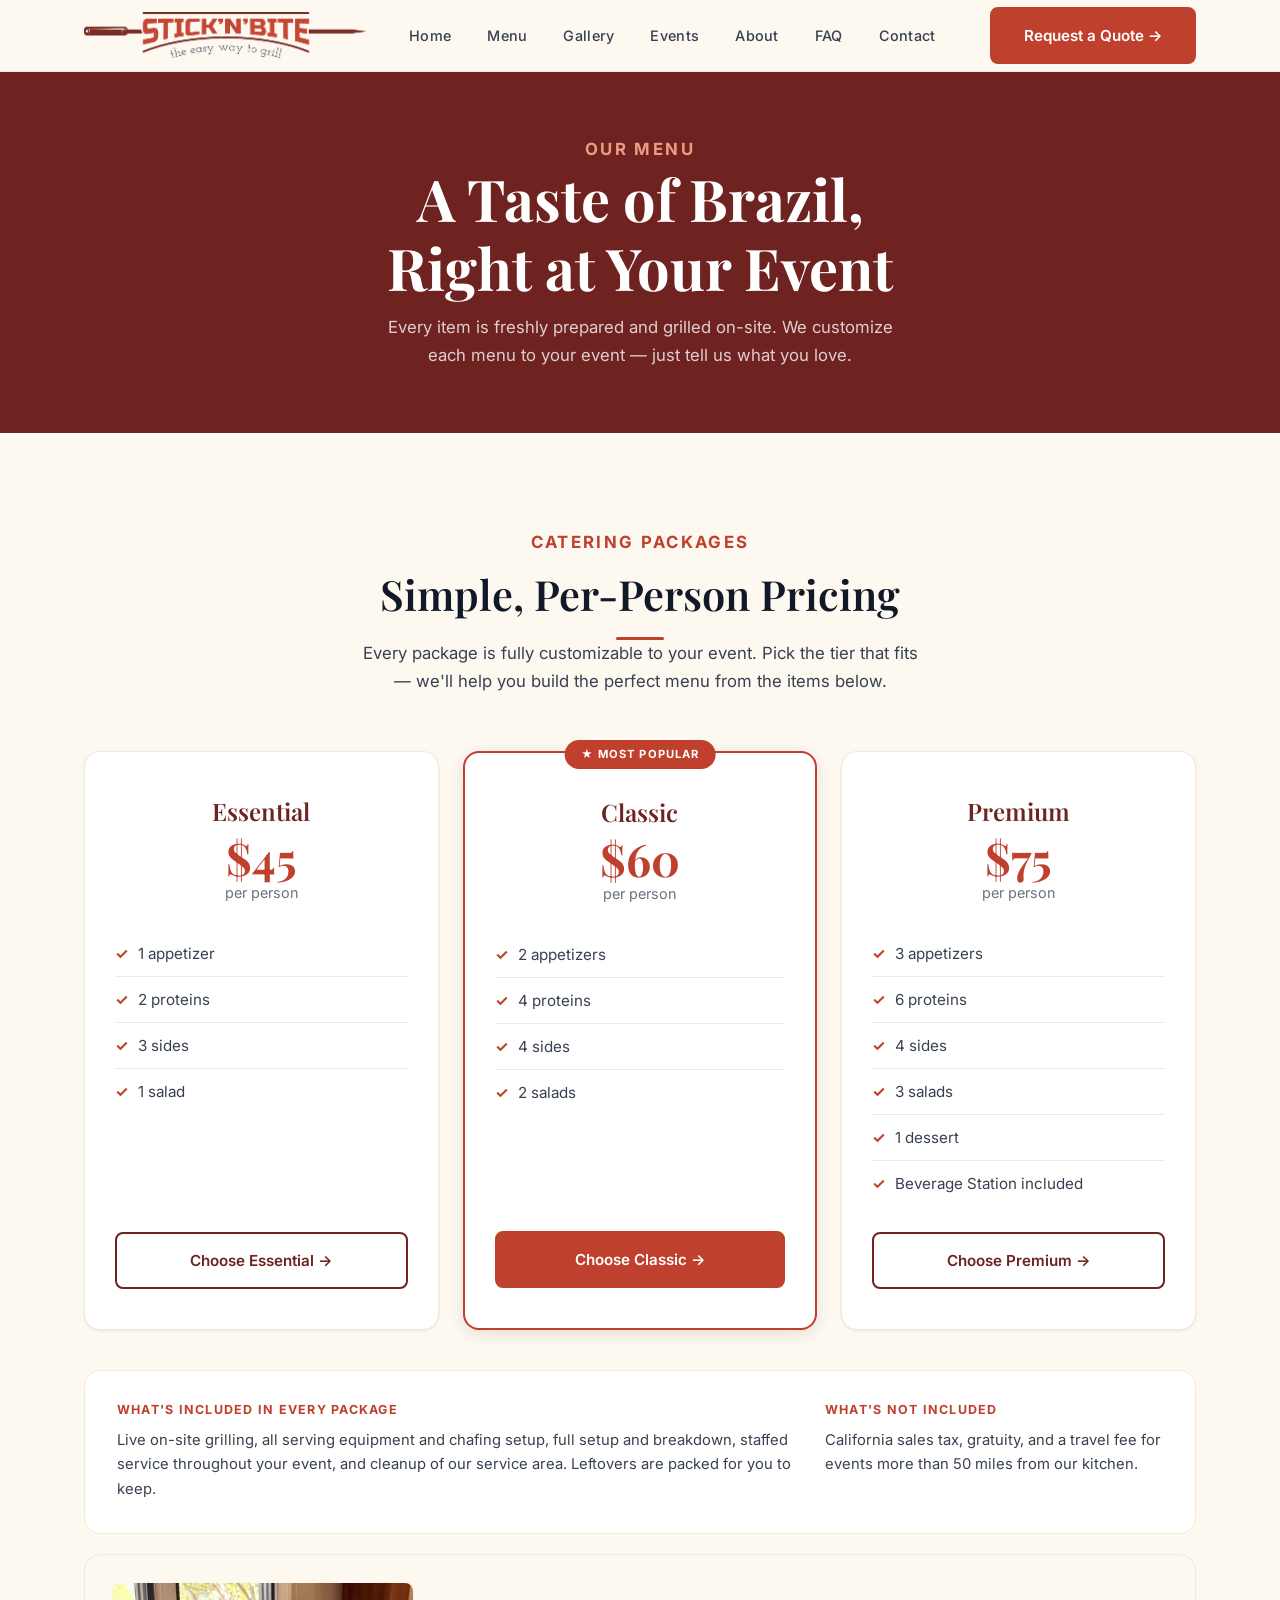
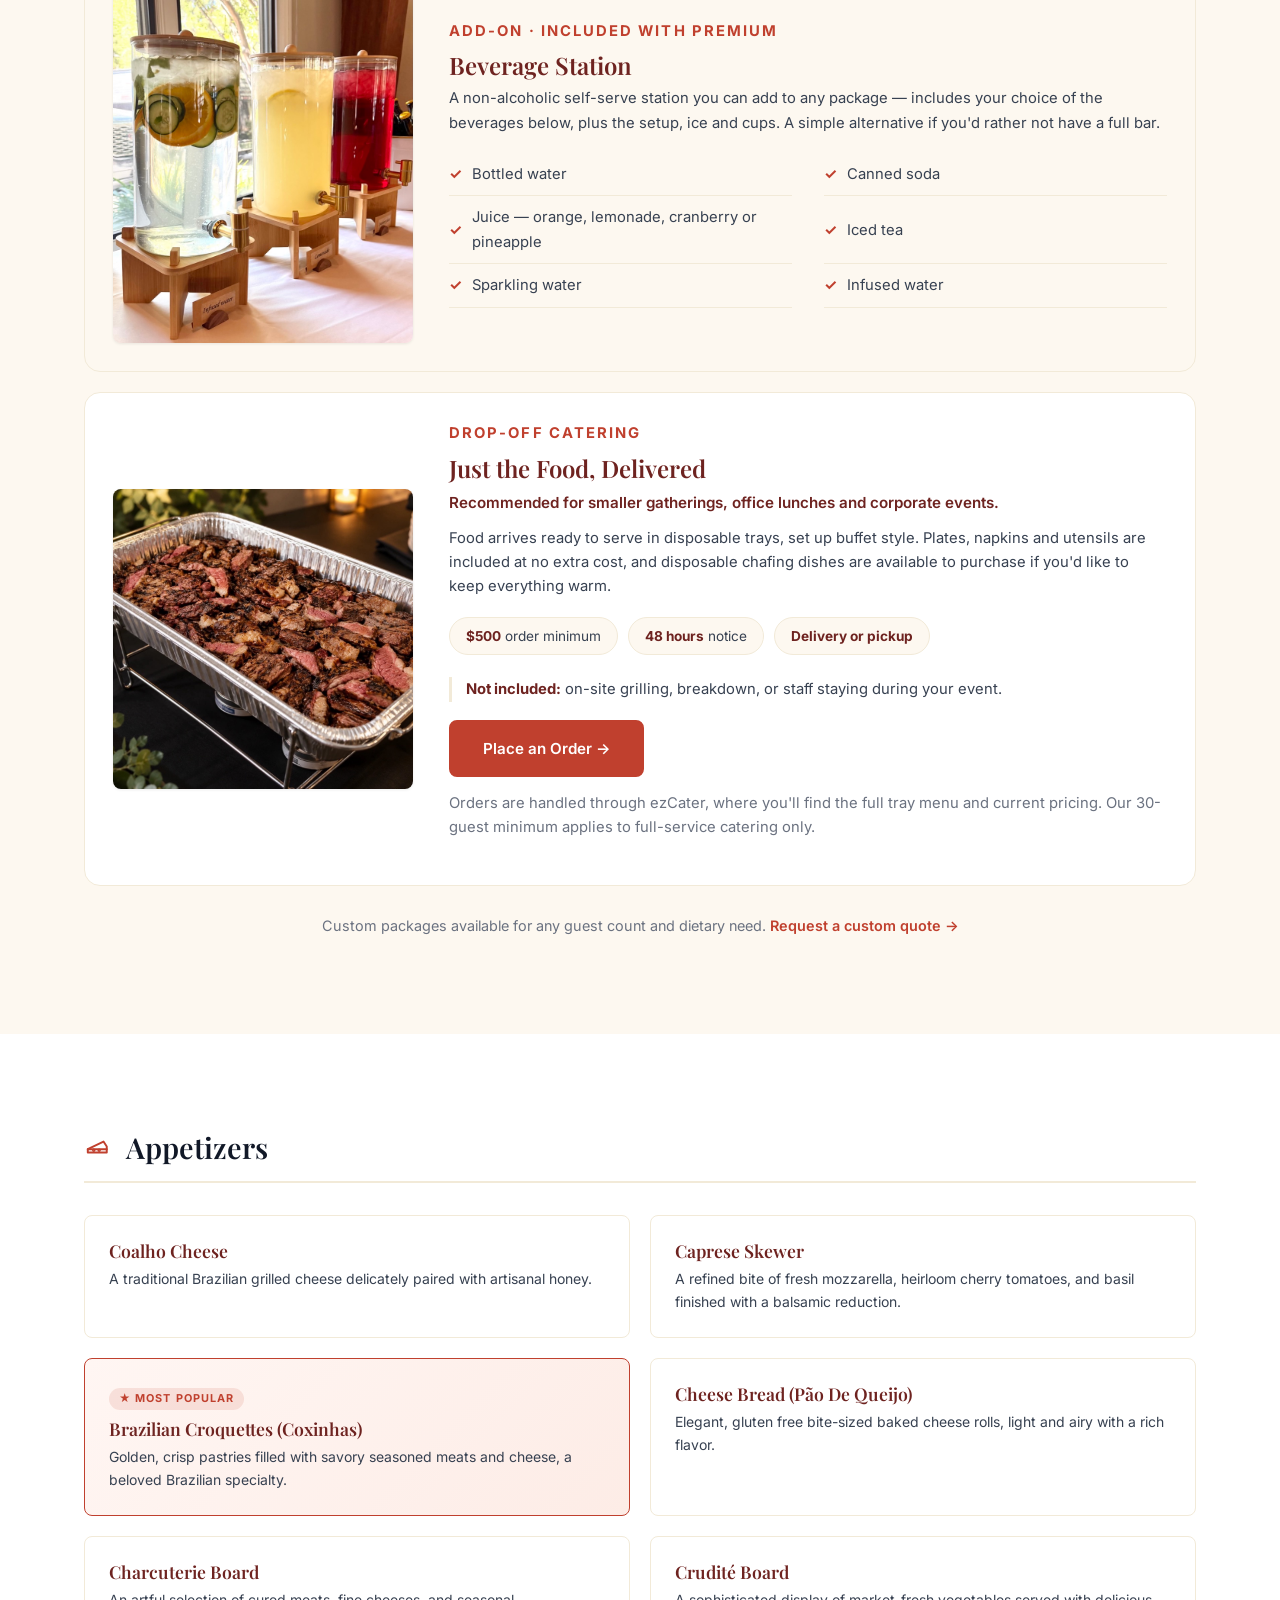
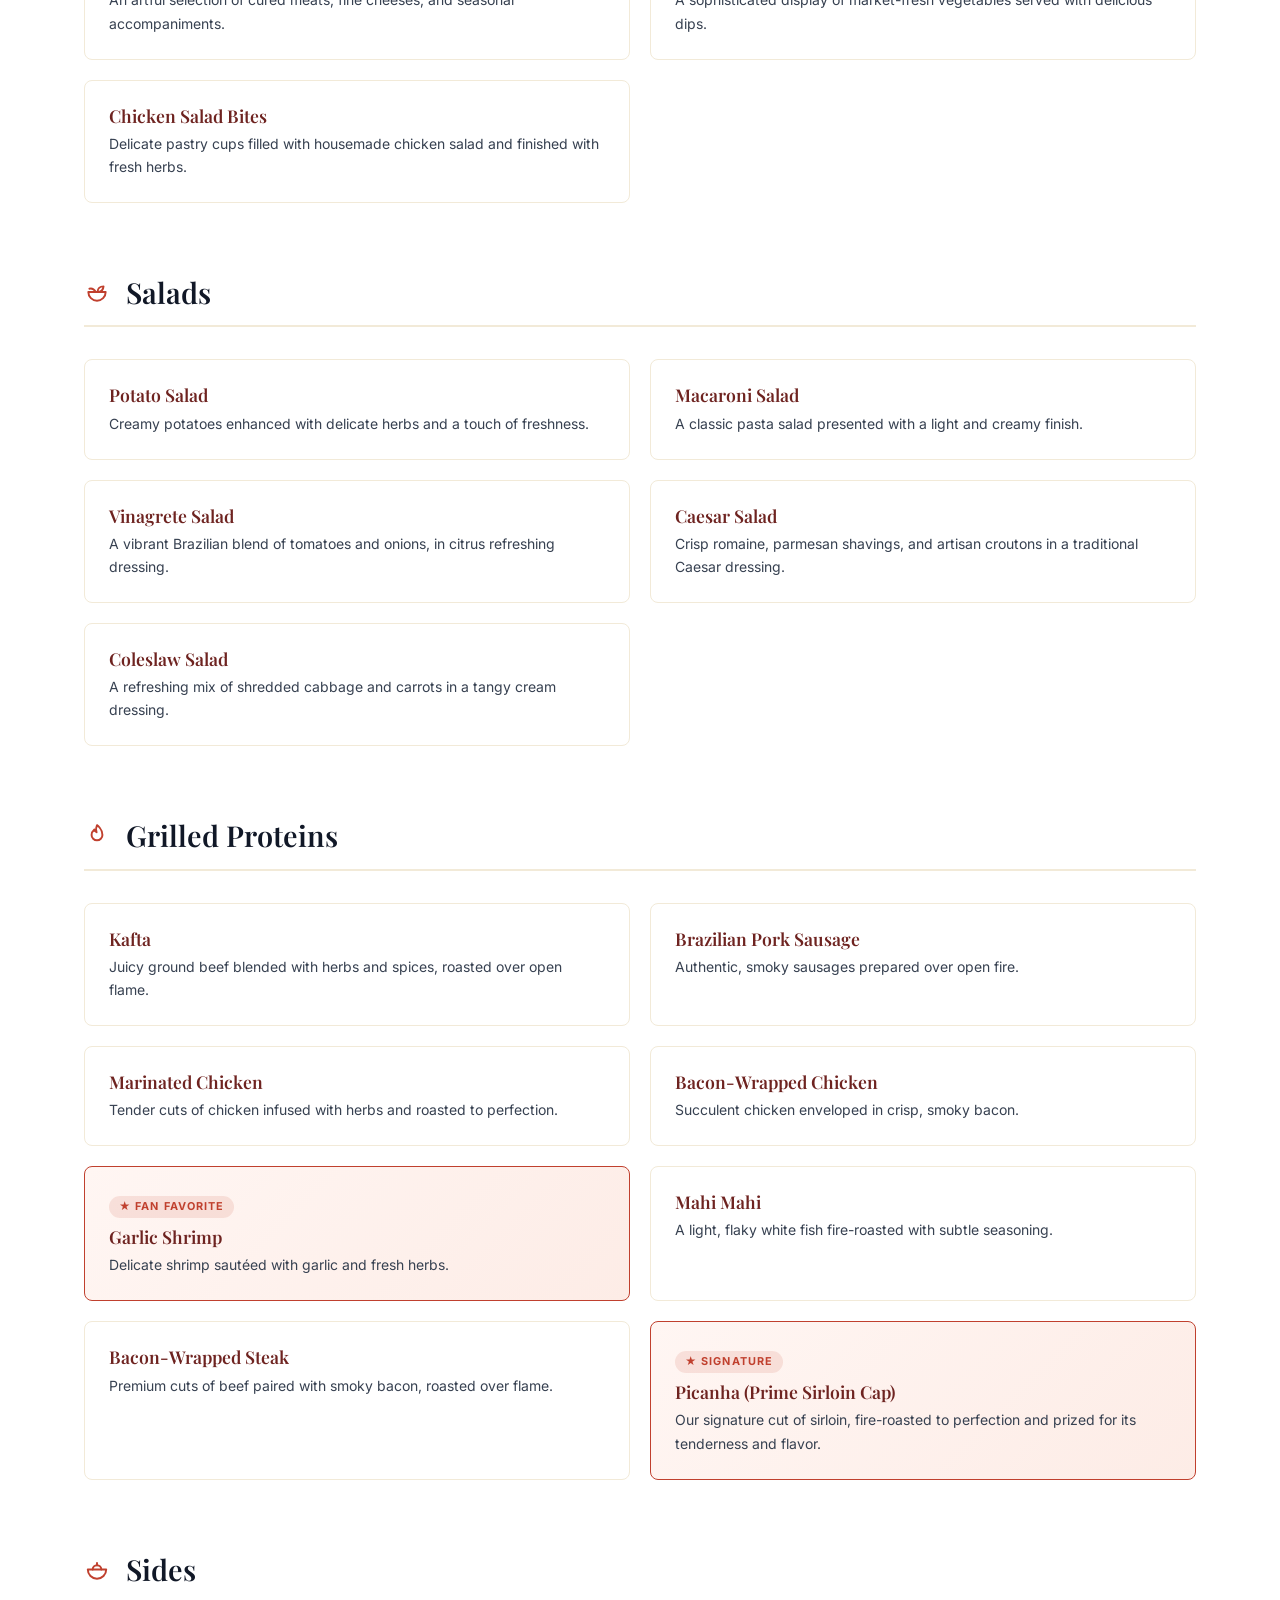
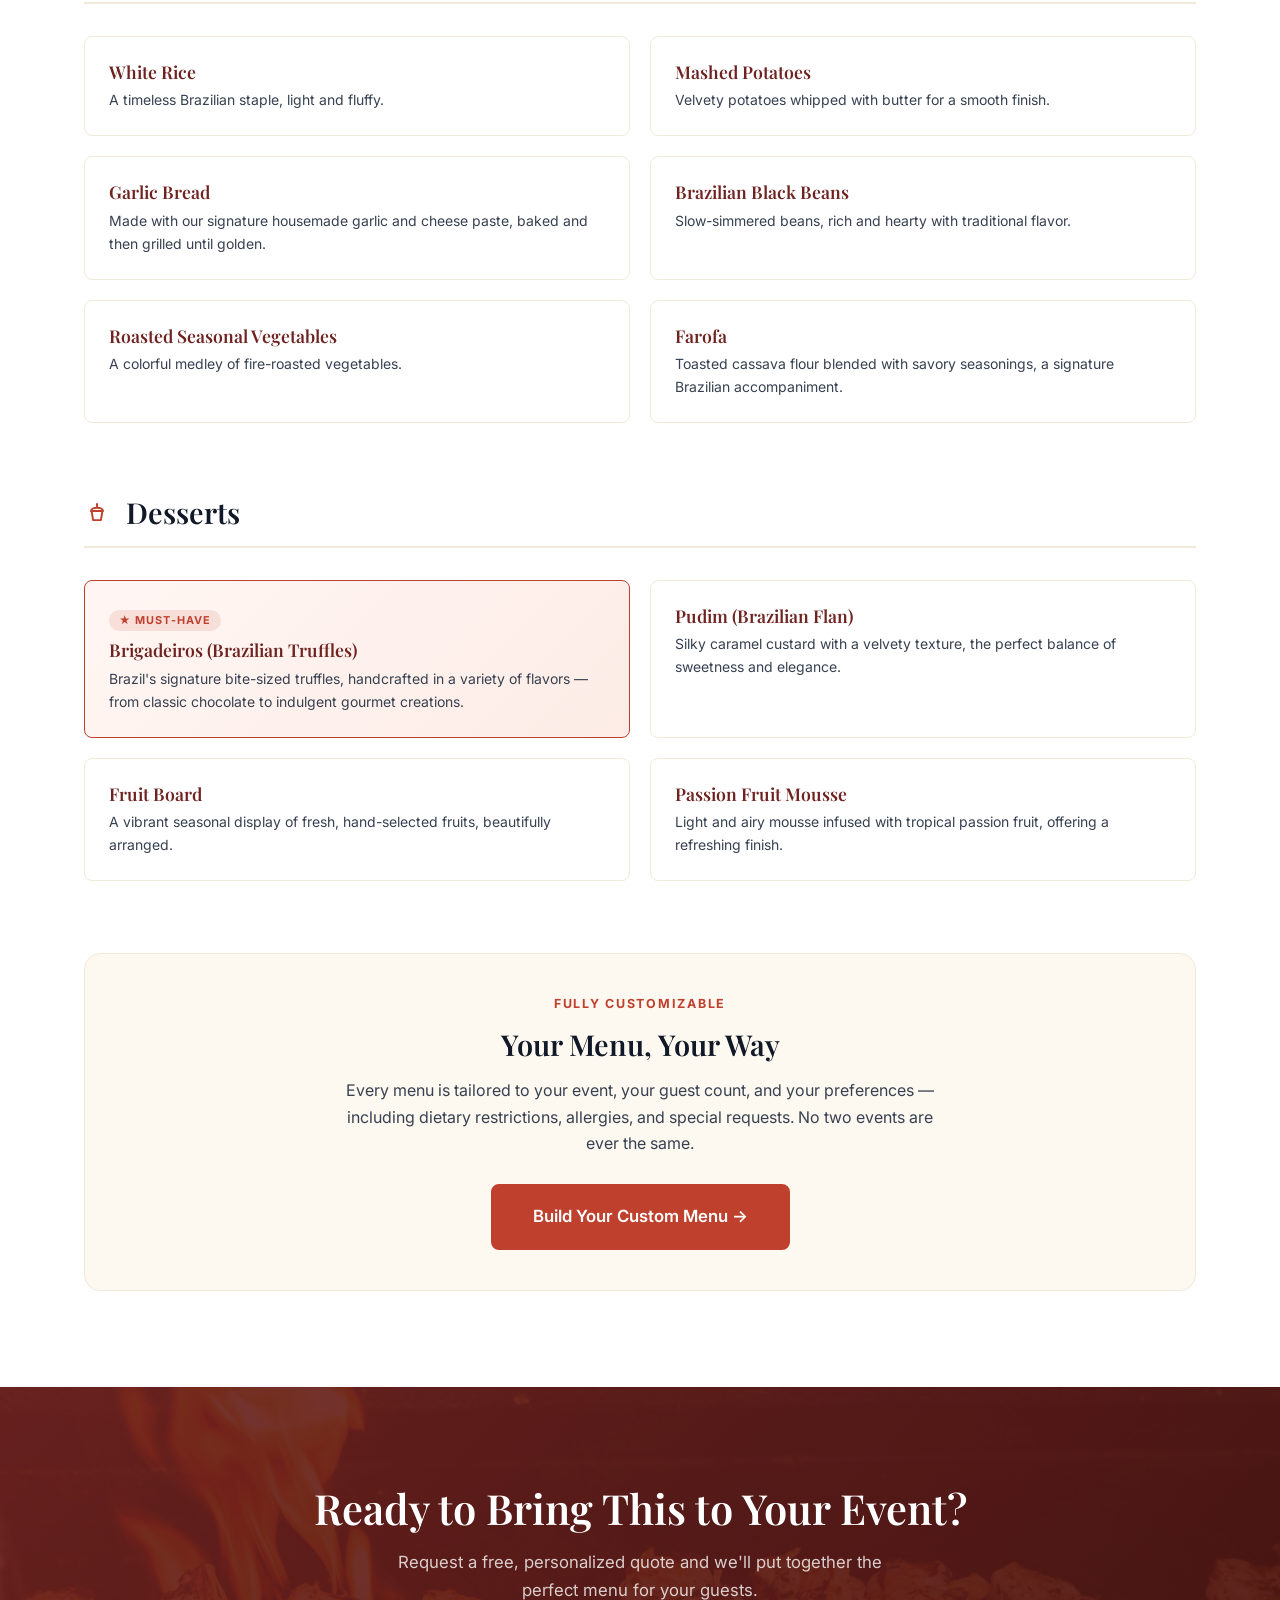
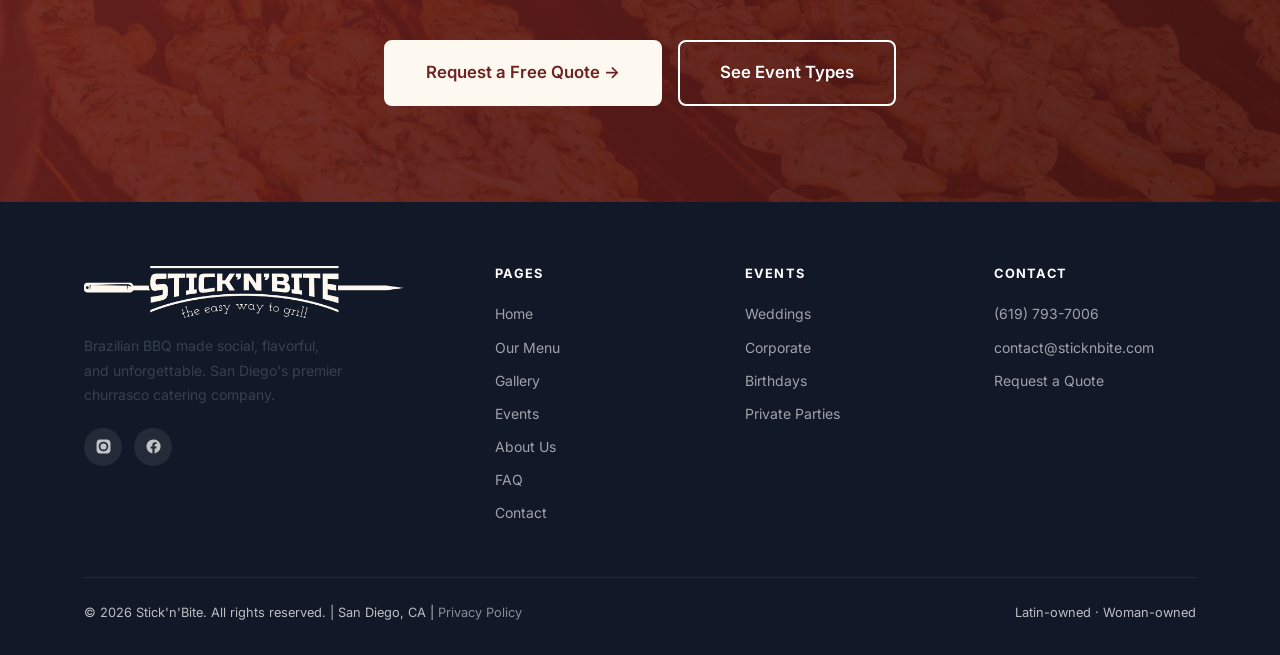
<file: menu.html>
<!DOCTYPE html>
<html lang="en">
<head>
  <meta charset="UTF-8" />
  <meta name="viewport" content="width=device-width, initial-scale=1.0" />
  <title>Menu | Stick'n'Bite Brazilian BBQ Catering San Diego</title>
  <meta name="description" content="Full Brazilian BBQ catering menu and per-person pricing - picanha, garlic shrimp, coxinhas and brigadeiros. Packages from $45 per person, San Diego." />
  <link rel="canonical" href="https://www.sticknbite.com/menu" />
  <meta property="og:title"       content="Menu | Stick'n'Bite Brazilian BBQ Catering San Diego" />
  <meta property="og:description" content="Picanha, garlic shrimp, pão de queijo, brigadeiros & more. Full Brazilian BBQ catering menu for events in San Diego." />
  <meta property="og:image"       content="https://www.sticknbite.com/images/og-menu.jpg" />
  <link rel="stylesheet" href="style.css" />
  <link rel="icon" type="image/png" href="favicon.png" />
</head>
<body>

<nav class="nav nav-solid">
  <div class="nav-inner">
    <a class="nav-logo" href="/"><img src="logo.png" alt="Stick'n'Bite — the easy way to grill" class="nav-logo-img" /></a>
    <ul class="nav-links">
      <li><a href="/">Home</a></li>
      <li><a href="/menu">Menu</a></li>
      <li><a href="/gallery">Gallery</a></li>
      <li><a href="/events">Events</a></li>
      <li><a href="/about">About</a></li>
      <li><a href="/contact#faq">FAQ</a></li>
      <li><a href="/contact">Contact</a></li>
    </ul>
    <a class="btn btn-primary nav-cta" href="/contact">Request a Quote →</a>
    <button class="hamburger" aria-label="Open menu"><span></span><span></span><span></span></button>
  </div>
</nav>
<div class="mobile-nav">
  <a href="/">Home</a><a href="/menu">Menu</a><a href="/gallery">Gallery</a><a href="/events">Events</a>
  <a href="/about">About Us</a><a href="/contact#faq">FAQ</a><a href="/contact">Contact</a>
  <a class="btn btn-primary" href="/contact">Request a Quote →</a>
</div>

<!-- Page Hero -->
<div class="page-hero">
  <div class="container">
    <p class="display-tag">Our Menu</p>
    <h1>A Taste of Brazil,<br>Right at Your Event</h1>
    <p>Every item is freshly prepared and grilled on-site. We customize each menu to your event — just tell us what you love.</p>
  </div>
</div>

<!-- Catering Packages -->
<section class="section section-cream">
  <div class="container">
    <div class="section-header">
      <p class="display-tag">Catering Packages</p>
      <h2>Simple, Per-Person Pricing</h2>
      <div class="divider"></div>
      <p>Every package is fully customizable to your event. Pick the tier that fits — we'll help you build the perfect menu from the items below.</p>
    </div>
    <div class="pricing-grid">

      <div class="price-card">
        <div class="price-name">Essential</div>
        <div class="price-amount">$45</div>
        <div class="price-per">per person</div>
        <ul class="price-features">
          <li>1 appetizer</li>
          <li>2 proteins</li>
          <li>3 sides</li>
          <li>1 salad</li>
        </ul>
        <a class="btn btn-outline-dark" href="/contact">Choose Essential →</a>
      </div>

      <div class="price-card price-card-featured">
        <span class="price-badge">★ Most Popular</span>
        <div class="price-name">Classic</div>
        <div class="price-amount">$60</div>
        <div class="price-per">per person</div>
        <ul class="price-features">
          <li>2 appetizers</li>
          <li>4 proteins</li>
          <li>4 sides</li>
          <li>2 salads</li>
        </ul>
        <a class="btn btn-primary" href="/contact">Choose Classic →</a>
      </div>

      <div class="price-card">
        <div class="price-name">Premium</div>
        <div class="price-amount">$75</div>
        <div class="price-per">per person</div>
        <ul class="price-features">
          <li>3 appetizers</li>
          <li>6 proteins</li>
          <li>4 sides</li>
          <li>3 salads</li>
          <li>1 dessert</li>
          <li>Beverage Station included</li>
        </ul>
        <a class="btn btn-outline-dark" href="/contact">Choose Premium →</a>
      </div>

    </div>

    <div class="package-includes">
      <div class="package-includes-col">
        <h4>What's included in every package</h4>
        <p>Live on-site grilling, all serving equipment and chafing setup, full setup and breakdown, staffed service throughout your event, and cleanup of our service area. Leftovers are packed for you to keep.</p>
      </div>
      <div class="package-includes-col">
        <h4>What's not included</h4>
        <p>California sales tax, gratuity, and a travel fee for events more than 50 miles from our kitchen.</p>
      </div>
    </div>

    <div class="addons">
      <div class="addons-media">
        <img src="images/beverage-station.jpg" alt="Beverage station with glass dispensers of infused water, lemonade and cranberry juice on bamboo stands" loading="lazy" />
      </div>
      <div class="addons-body">
        <p class="display-tag">Add-On · Included with Premium</p>
        <h3>Beverage Station</h3>
        <p>A non-alcoholic self-serve station you can add to any package — includes your choice of the beverages below, plus the setup, ice and cups. A simple alternative if you'd rather not have a full bar.</p>
        <ul class="addons-list">
          <li>Bottled water</li>
          <li>Canned soda</li>
          <li>Juice — orange, lemonade, cranberry or pineapple</li>
          <li>Iced tea</li>
          <li>Sparkling water</li>
          <li>Infused water</li>
        </ul>
      </div>
    </div>

    <div class="dropoff" id="dropoff">
      <div class="dropoff-media">
        <img src="images/dropoff-tray.jpg" alt="Disposable tray of sliced picanha on a chafing rack, set up buffet style for a drop-off order" loading="lazy" />
      </div>
      <div class="dropoff-body">
        <p class="display-tag">Drop-Off Catering</p>
        <h3>Just the Food, Delivered</h3>
        <p class="dropoff-lead">Recommended for smaller gatherings, office lunches and corporate events.</p>
        <p>Food arrives ready to serve in disposable trays, set up buffet style. Plates, napkins and utensils are included at no extra cost, and disposable chafing dishes are available to purchase if you'd like to keep everything warm.</p>
        <ul class="dropoff-facts">
          <li><strong>$500</strong> order minimum</li>
          <li><strong>48 hours</strong> notice</li>
          <li><strong>Delivery or pickup</strong></li>
        </ul>
        <p class="dropoff-excluded"><strong>Not included:</strong> on-site grilling, breakdown, or staff staying during your event.</p>
        <a class="btn btn-primary" href="https://www.ezcater.com/catering/sticknbite-brazilian-bbq-san-diego" target="_blank" rel="noopener">Place an Order →</a>
        <p class="dropoff-note">Orders are handled through ezCater, where you'll find the full tray menu and current pricing. Our 30-guest minimum applies to full-service catering only.</p>
      </div>
    </div>

    <p class="pricing-note">Custom packages available for any guest count and dietary need. <a href="/contact" style="color:var(--gold);font-weight:600;">Request a custom quote →</a></p>
  </div>
</section>

<!-- Menu Content -->
<section class="section">
  <div class="container">

    <!-- Appetizers -->
    <div class="menu-category">
      <div class="menu-category-header">
        <span class="menu-category-icon"><svg class="ico" viewBox="0 0 24 24" stroke="currentColor" stroke-width="1.8" stroke-linecap="round" stroke-linejoin="round" aria-hidden="true"><path d="M3.5 17v-3L18 7l3 4.5V17z"/><path d="M3.5 14h17.5"/><circle cx="9" cy="15" r=".7"/><circle cx="14" cy="15" r=".7"/></svg></span>
        <h2>Appetizers</h2>
      </div>
      <div class="menu-items-grid">
        <div class="menu-item">
          <h4>Coalho Cheese</h4>
          <p>A traditional Brazilian grilled cheese delicately paired with artisanal honey.</p>
        </div>
        <div class="menu-item">
          <h4>Caprese Skewer</h4>
          <p>A refined bite of fresh mozzarella, heirloom cherry tomatoes, and basil finished with a balsamic reduction.</p>
        </div>
        <div class="menu-item menu-item-featured">
          <span class="menu-featured-badge">★ Most Popular</span>
          <h4>Brazilian Croquettes (Coxinhas)</h4>
          <p>Golden, crisp pastries filled with savory seasoned meats and cheese, a beloved Brazilian specialty.</p>
        </div>
        <div class="menu-item">
          <h4>Cheese Bread (Pão De Queijo)</h4>
          <p>Elegant, gluten free bite-sized baked cheese rolls, light and airy with a rich flavor.</p>
        </div>
        <div class="menu-item">
          <h4>Charcuterie Board</h4>
          <p>An artful selection of cured meats, fine cheeses, and seasonal accompaniments.</p>
        </div>
        <div class="menu-item">
          <h4>Crudité Board</h4>
          <p>A sophisticated display of market-fresh vegetables served with delicious dips.</p>
        </div>
        <div class="menu-item">
          <h4>Chicken Salad Bites</h4>
          <p>Delicate pastry cups filled with housemade chicken salad and finished with fresh herbs.</p>
        </div>
      </div>
    </div>

    <!-- Salads -->
    <div class="menu-category">
      <div class="menu-category-header">
        <span class="menu-category-icon"><svg class="ico" viewBox="0 0 24 24" stroke="currentColor" stroke-width="1.8" stroke-linecap="round" stroke-linejoin="round" aria-hidden="true"><path d="M4 12h16a8 8 0 0 1-16 0z"/><path d="M12.5 12c0-3 2.2-5.2 5.5-5.2-.2 3.2-2.4 5.2-5.5 5.2z"/><path d="M11 12C9 9 6.5 8.5 5 9"/></svg></span>
        <h2>Salads</h2>
      </div>
      <div class="menu-items-grid">
        <div class="menu-item">
          <h4>Potato Salad</h4>
          <p>Creamy potatoes enhanced with delicate herbs and a touch of freshness.</p>
        </div>
        <div class="menu-item">
          <h4>Macaroni Salad</h4>
          <p>A classic pasta salad presented with a light and creamy finish.</p>
        </div>
        <div class="menu-item">
          <h4>Vinagrete Salad</h4>
          <p>A vibrant Brazilian blend of tomatoes and onions, in citrus refreshing dressing.</p>
        </div>
        <div class="menu-item">
          <h4>Caesar Salad</h4>
          <p>Crisp romaine, parmesan shavings, and artisan croutons in a traditional Caesar dressing.</p>
        </div>
        <div class="menu-item">
          <h4>Coleslaw Salad</h4>
          <p>A refreshing mix of shredded cabbage and carrots in a tangy cream dressing.</p>
        </div>
      </div>
    </div>

    <!-- Grilled Proteins -->
    <div class="menu-category">
      <div class="menu-category-header">
        <span class="menu-category-icon"><svg class="ico" viewBox="0 0 24 24" stroke="currentColor" stroke-width="1.8" stroke-linecap="round" stroke-linejoin="round" aria-hidden="true"><path d="M12 2s5 3.5 5 9a5 5 0 0 1-10 0c0-2 1-3.6 2.6-5 .3 1.3 1 2 2 2.5C11 6.6 11 4 12 2z"/></svg></span>
        <h2>Grilled Proteins</h2>
      </div>
      <div class="menu-items-grid">
        <div class="menu-item">
          <h4>Kafta</h4>
          <p>Juicy ground beef blended with herbs and spices, roasted over open flame.</p>
        </div>
        <div class="menu-item">
          <h4>Brazilian Pork Sausage</h4>
          <p>Authentic, smoky sausages prepared over open fire.</p>
        </div>
        <div class="menu-item">
          <h4>Marinated Chicken</h4>
          <p>Tender cuts of chicken infused with herbs and roasted to perfection.</p>
        </div>
        <div class="menu-item">
          <h4>Bacon-Wrapped Chicken</h4>
          <p>Succulent chicken enveloped in crisp, smoky bacon.</p>
        </div>
        <div class="menu-item menu-item-featured">
          <span class="menu-featured-badge">★ Fan Favorite</span>
          <h4>Garlic Shrimp</h4>
          <p>Delicate shrimp sautéed with garlic and fresh herbs.</p>
        </div>
        <div class="menu-item">
          <h4>Mahi Mahi</h4>
          <p>A light, flaky white fish fire-roasted with subtle seasoning.</p>
        </div>
        <div class="menu-item">
          <h4>Bacon-Wrapped Steak</h4>
          <p>Premium cuts of beef paired with smoky bacon, roasted over flame.</p>
        </div>
        <div class="menu-item menu-item-featured">
          <span class="menu-featured-badge">★ Signature</span>
          <h4>Picanha (Prime Sirloin Cap)</h4>
          <p>Our signature cut of sirloin, fire-roasted to perfection and prized for its tenderness and flavor.</p>
        </div>
      </div>
    </div>

    <!-- Sides -->
    <div class="menu-category">
      <div class="menu-category-header">
        <span class="menu-category-icon"><svg class="ico" viewBox="0 0 24 24" stroke="currentColor" stroke-width="1.8" stroke-linecap="round" stroke-linejoin="round" aria-hidden="true"><path d="M3.5 12.5h17a8.5 8.5 0 0 1-17 0z"/><path d="M8 12.5a4 4 0 0 1 8 0"/><path d="M12 6.5v2"/></svg></span>
        <h2>Sides</h2>
      </div>
      <div class="menu-items-grid">
        <div class="menu-item">
          <h4>White Rice</h4>
          <p>A timeless Brazilian staple, light and fluffy.</p>
        </div>
        <div class="menu-item">
          <h4>Mashed Potatoes</h4>
          <p>Velvety potatoes whipped with butter for a smooth finish.</p>
        </div>
        <div class="menu-item">
          <h4>Garlic Bread</h4>
          <p>Made with our signature housemade garlic and cheese paste, baked and then grilled until golden.</p>
        </div>
        <div class="menu-item">
          <h4>Brazilian Black Beans</h4>
          <p>Slow-simmered beans, rich and hearty with traditional flavor.</p>
        </div>
        <div class="menu-item">
          <h4>Roasted Seasonal Vegetables</h4>
          <p>A colorful medley of fire-roasted vegetables.</p>
        </div>
        <div class="menu-item">
          <h4>Farofa</h4>
          <p>Toasted cassava flour blended with savory seasonings, a signature Brazilian accompaniment.</p>
        </div>
      </div>
    </div>

    <!-- Desserts -->
    <div class="menu-category">
      <div class="menu-category-header">
        <span class="menu-category-icon"><svg class="ico" viewBox="0 0 24 24" stroke="currentColor" stroke-width="1.8" stroke-linecap="round" stroke-linejoin="round" aria-hidden="true"><path d="M7 11h10l-1.4 8.5h-7.2z"/><path d="M6.5 11a5.5 3 0 0 1 11 0z"/><path d="M12 4.5v2.5"/></svg></span>
        <h2>Desserts</h2>
      </div>
      <div class="menu-items-grid">
        <div class="menu-item menu-item-featured">
          <span class="menu-featured-badge">★ Must-Have</span>
          <h4>Brigadeiros (Brazilian Truffles)</h4>
          <p>Brazil's signature bite-sized truffles, handcrafted in a variety of flavors — from classic chocolate to indulgent gourmet creations.</p>
        </div>
        <div class="menu-item">
          <h4>Pudim (Brazilian Flan)</h4>
          <p>Silky caramel custard with a velvety texture, the perfect balance of sweetness and elegance.</p>
        </div>
        <div class="menu-item">
          <h4>Fruit Board</h4>
          <p>A vibrant seasonal display of fresh, hand-selected fruits, beautifully arranged.</p>
        </div>
        <div class="menu-item">
          <h4>Passion Fruit Mousse</h4>
          <p>Light and airy mousse infused with tropical passion fruit, offering a refreshing finish.</p>
        </div>
      </div>
    </div>

    <!-- Custom Note -->
    <div style="background:var(--cream);border-radius:var(--radius-lg);padding:40px;text-align:center;border:1px solid var(--cream-dark);">
      <p class="display-tag" style="margin-bottom:12px;">Fully Customizable</p>
      <h2 style="margin-bottom:16px;font-size:1.8rem;">Your Menu, Your Way</h2>
      <p style="max-width:600px;margin:0 auto 28px;">Every menu is tailored to your event, your guest count, and your preferences — including dietary restrictions, allergies, and special requests. No two events are ever the same.</p>
      <a class="btn btn-primary btn-lg" href="/contact">Build Your Custom Menu →</a>
    </div>

  </div>
</section>

<!-- CTA -->
<section class="cta-section">
  <div class="container">
    <h2 class="text-white">Ready to Bring This to Your Event?</h2>
    <p>Request a free, personalized quote and we'll put together the perfect menu for your guests.</p>
    <div class="cta-btns">
      <a class="btn btn-primary btn-lg" href="/contact">Request a Free Quote →</a>
      <a class="btn btn-outline btn-lg" href="/events">See Event Types</a>
    </div>
  </div>
</section>

<footer class="footer">
  <div class="container">
    <div class="footer-grid">
      <div class="footer-brand">
        <a class="footer-logo" href="/"><img src="logo-light.png" alt="Stick'n'Bite" class="footer-logo-img" /></a>
        <p>Brazilian BBQ made social, flavorful, and unforgettable. San Diego's premier churrasco catering company.</p>
        <div class="footer-social">
          <a class="social-link" href="https://www.instagram.com/sticknbite/" target="_blank" rel="noopener" aria-label="Instagram"><svg class="ico-b" viewBox="0 0 24 24" aria-hidden="true"><path d="M12 2.2c3.2 0 3.6 0 4.9.07 1.17.05 1.8.25 2.23.42.56.22.96.48 1.38.9.42.42.68.82.9 1.38.17.42.37 1.05.42 2.23.06 1.27.07 1.65.07 4.85s0 3.58-.07 4.85c-.05 1.18-.25 1.8-.42 2.23a3.7 3.7 0 0 1-.9 1.38 3.7 3.7 0 0 1-1.38.9c-.42.17-1.05.37-2.23.42-1.27.06-1.65.07-4.85.07s-3.58 0-4.85-.07c-1.18-.05-1.8-.25-2.23-.42a3.7 3.7 0 0 1-1.38-.9 3.7 3.7 0 0 1-.9-1.38c-.17-.42-.37-1.05-.42-2.23C2.2 15.6 2.2 15.2 2.2 12s0-3.58.07-4.85c.05-1.18.25-1.8.42-2.23.22-.56.48-.96.9-1.38.42-.42.82-.68 1.38-.9.42-.17 1.05-.37 2.23-.42C8.4 2.2 8.8 2.2 12 2.2zm0 3.05A6.75 6.75 0 1 0 12 18.75 6.75 6.75 0 0 0 12 5.25zm0 11.13A4.38 4.38 0 1 1 12 7.62a4.38 4.38 0 0 1 0 8.76zM19.85 5a1.58 1.58 0 1 1-3.15 0 1.58 1.58 0 0 1 3.15 0z"/></svg></a>
          <a class="social-link" href="https://www.facebook.com/sticknbitesd/" target="_blank" rel="noopener" aria-label="Facebook"><svg class="ico-b" viewBox="0 0 24 24" aria-hidden="true"><path d="M22 12a10 10 0 1 0-11.56 9.88v-6.99H7.9V12h2.54V9.8c0-2.5 1.49-3.89 3.77-3.89 1.09 0 2.24.2 2.24.2v2.46h-1.26c-1.24 0-1.63.77-1.63 1.56V12h2.78l-.44 2.89h-2.34v6.99A10 10 0 0 0 22 12z"/></svg></a>
        </div>
      </div>
      <div class="footer-col">
        <h4>Pages</h4>
        <a href="/">Home</a><a href="/menu">Our Menu</a><a href="/gallery">Gallery</a>
        <a href="/events">Events</a><a href="/about">About Us</a><a href="/contact#faq">FAQ</a><a href="/contact">Contact</a>
      </div>
      <div class="footer-col">
        <h4>Events</h4>
        <a href="/events">Weddings</a><a href="/events">Corporate</a>
        <a href="/events">Birthdays</a><a href="/events">Private Parties</a>
      </div>
      <div class="footer-col">
        <h4>Contact</h4>
        <a href="tel:6197937006">(619) 793-7006</a>
        <a href="mailto:contact@sticknbite.com">contact@sticknbite.com</a>
        <a href="/contact">Request a Quote</a>
      </div>
    </div>
    <div class="footer-bottom">
      <span>© 2026 Stick'n'Bite. All rights reserved. | San Diego, CA | <a href="/privacy">Privacy Policy</a></span>
      <span>Latin-owned · Woman-owned</span>
    </div>
  </div>
</footer>
<!-- Sticky mobile CTA -->
<div class="mobile-cta-bar">
  <a class="btn btn-primary" href="/contact">Request a Quote</a>
  <a class="btn btn-outline-dark" href="tel:6197937006"><svg class="ico" viewBox="0 0 24 24" stroke="currentColor" stroke-width="1.9" stroke-linecap="round" stroke-linejoin="round" fill="none" aria-hidden="true"><path d="M5 4h3.2l1.8 4.6-2 1.2a11 11 0 0 0 5.2 5.2l1.2-2 4.6 1.8V19a2 2 0 0 1-2.2 2A16.5 16.5 0 0 1 3 6.2 2 2 0 0 1 5 4z"/></svg>Call Us</a>
</div>

<script src="main.js"></script>
</body>
</html>
</file>
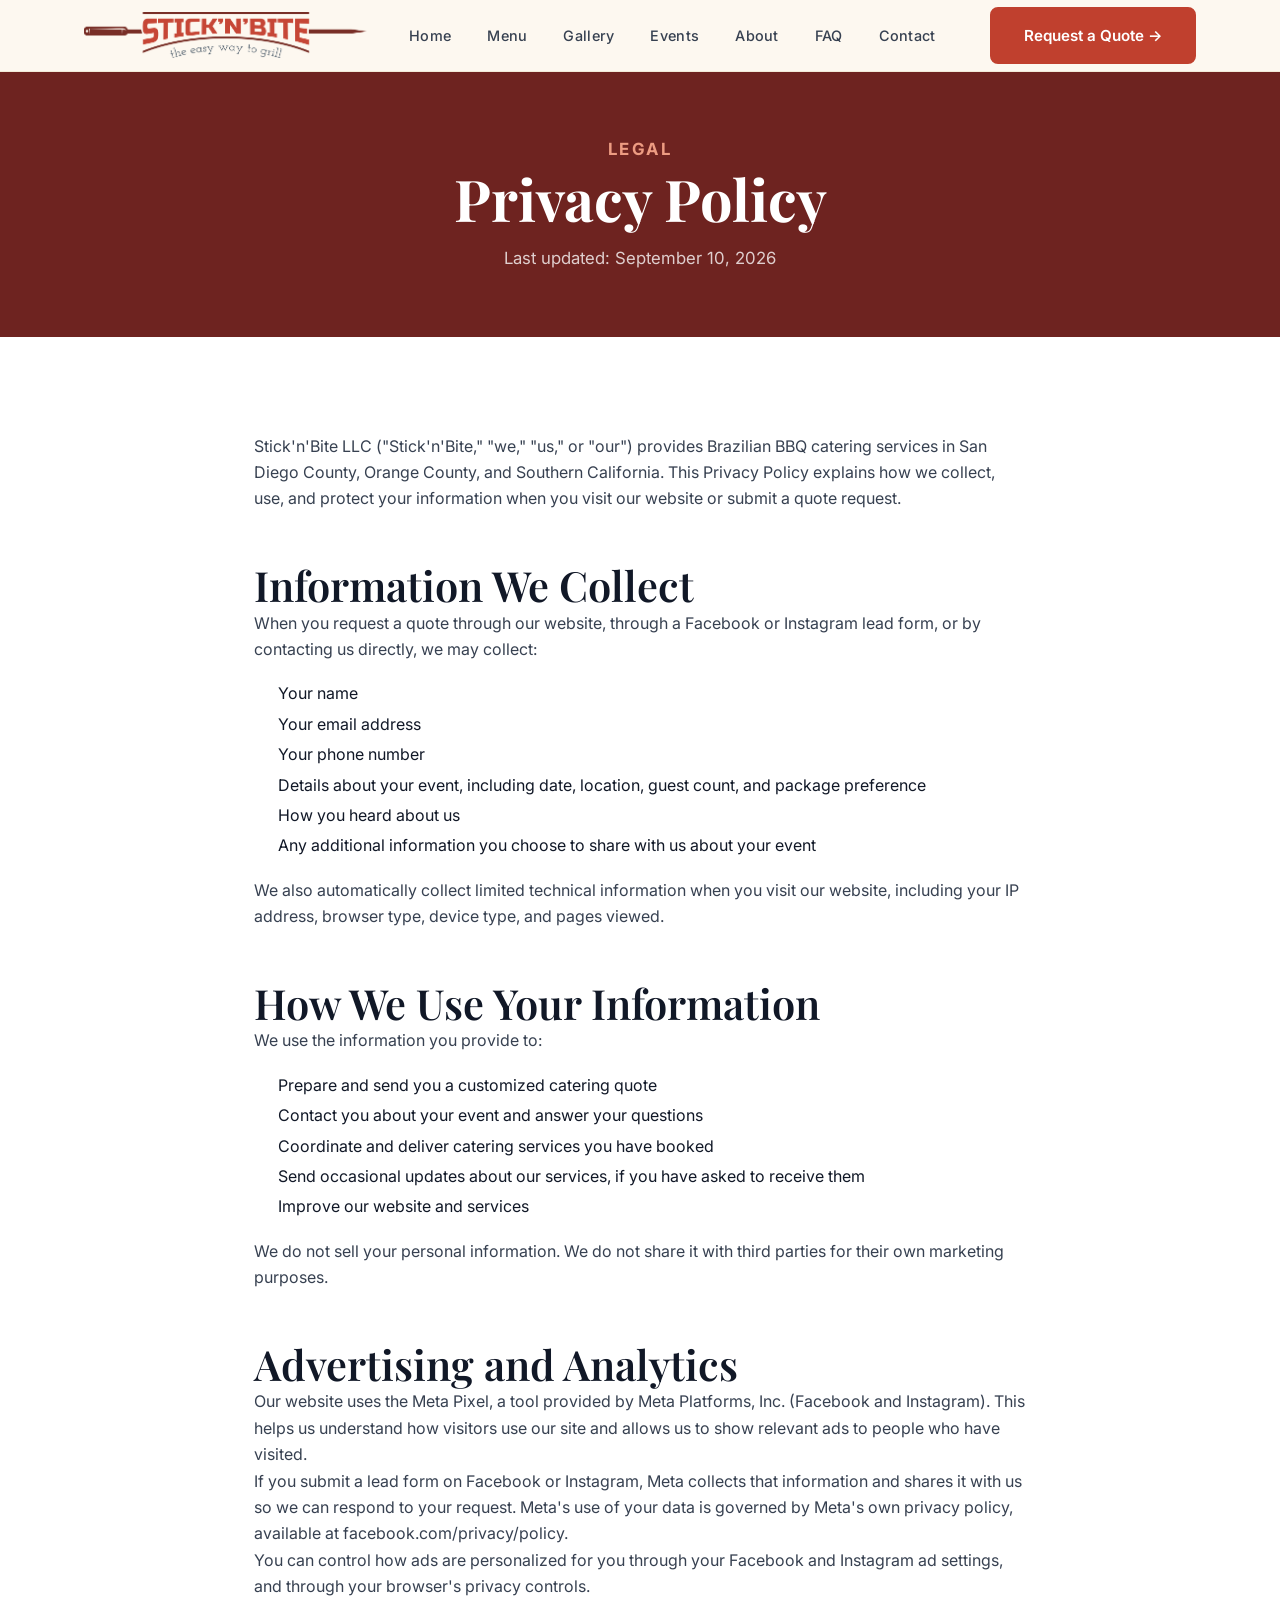
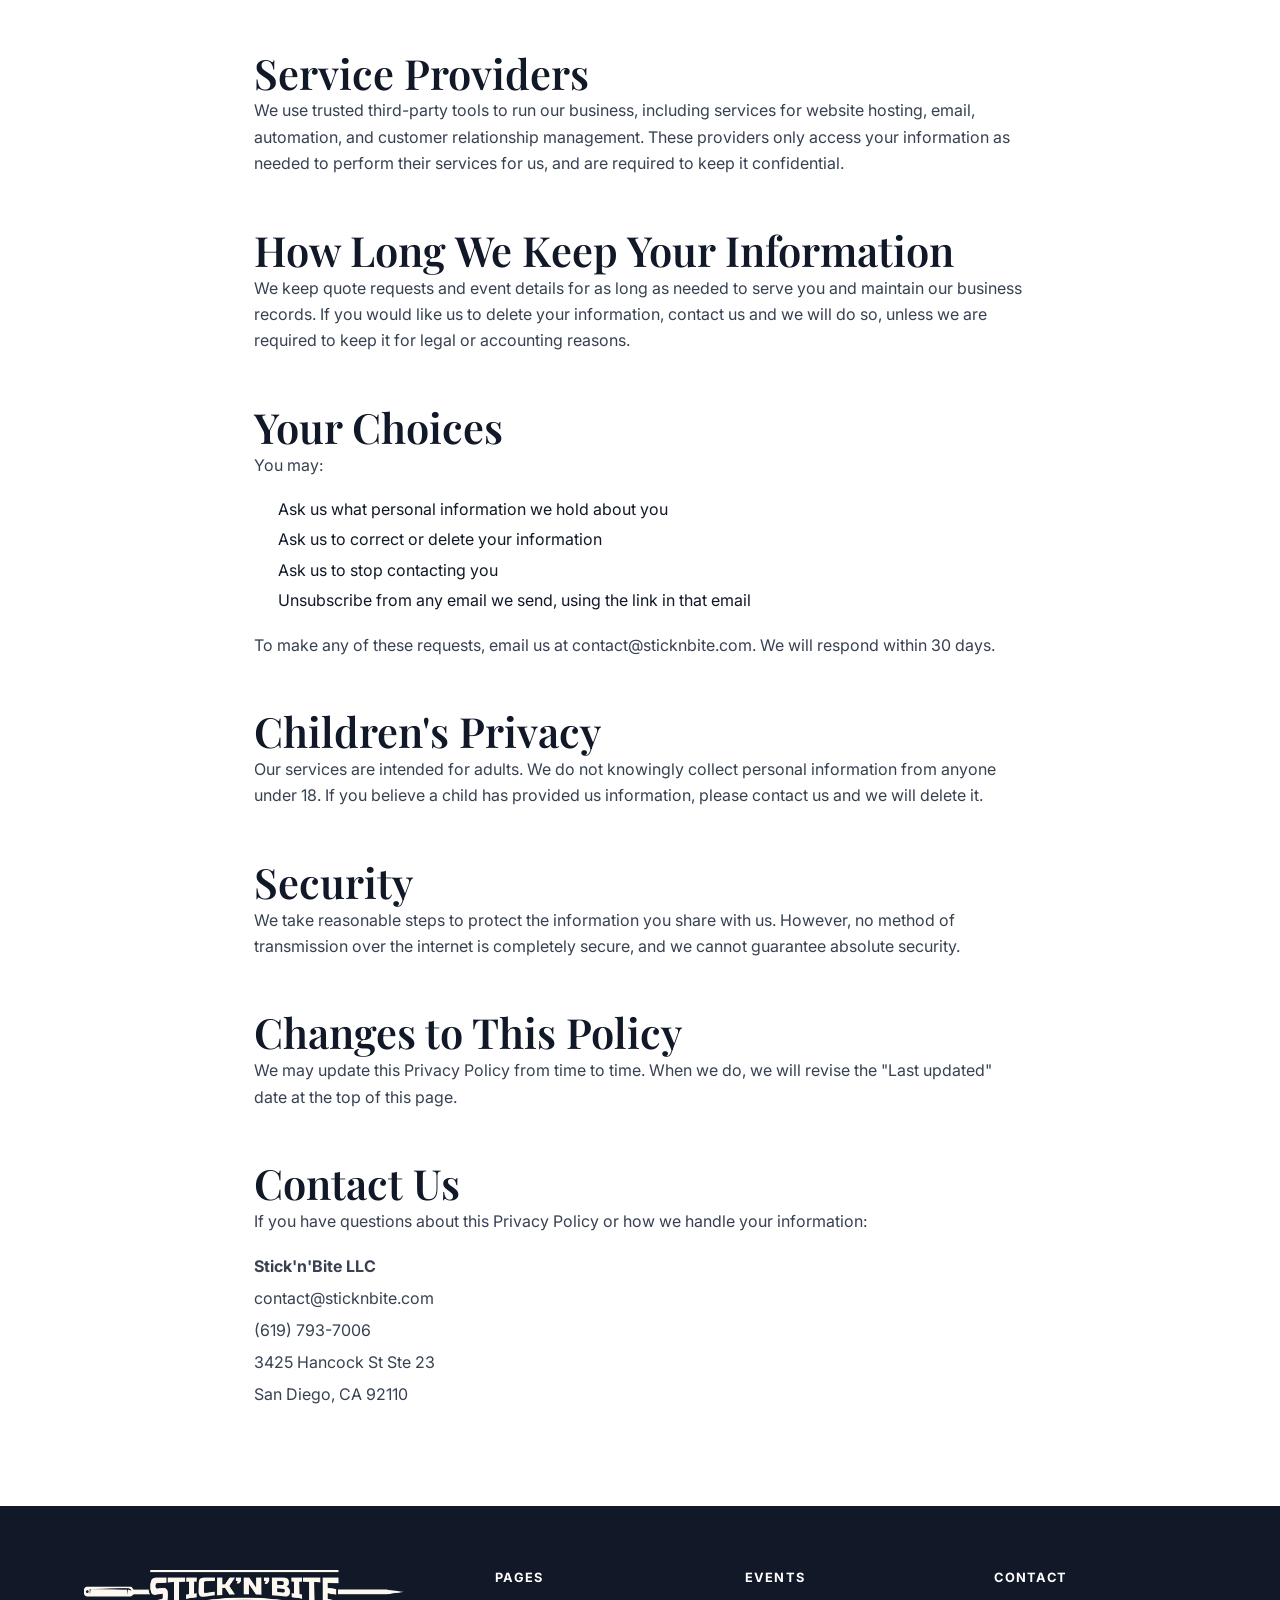
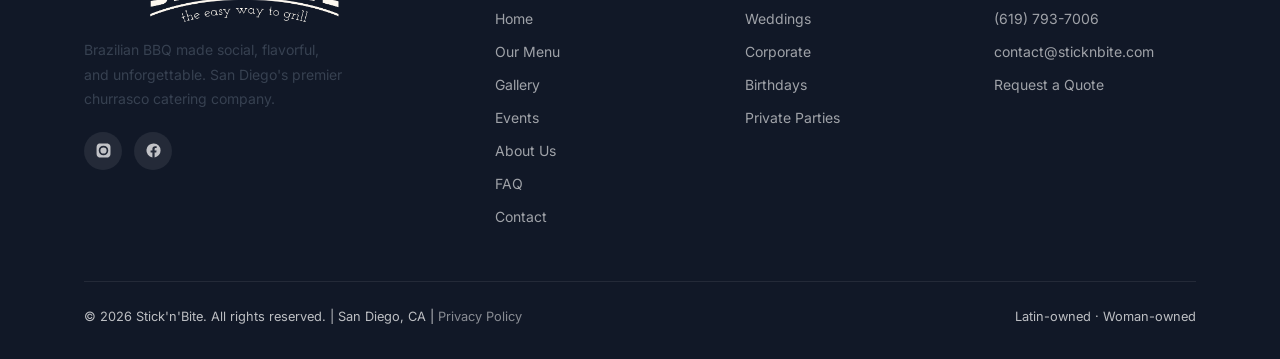
<file: privacy.html>
<!DOCTYPE html>
<html lang="en">
<head>
  <meta charset="UTF-8" />
  <meta name="viewport" content="width=device-width, initial-scale=1.0" />
  <title>Privacy Policy | Stick'n'Bite Brazilian BBQ Catering San Diego</title>
  <meta name="description" content="How Stick'n'Bite collects, uses and protects your information when you request a catering quote or visit our website." />
  <meta name="robots" content="noindex, follow" />
  <link rel="canonical" href="https://www.sticknbite.com/privacy" />
  <meta property="og:title"       content="Privacy Policy | Stick'n'Bite" />
  <meta property="og:description" content="How we collect, use and protect your information." />
  <meta property="og:image"       content="https://www.sticknbite.com/images/og-home.jpg" />
  <link rel="stylesheet" href="style.css" />
  <link rel="icon" type="image/png" href="favicon.png" />
</head>
<body>

<nav class="nav nav-solid">
  <div class="nav-inner">
    <a class="nav-logo" href="/"><img src="logo.png" alt="Stick'n'Bite — the easy way to grill" class="nav-logo-img" /></a>
    <ul class="nav-links">
      <li><a href="/">Home</a></li>
      <li><a href="/menu">Menu</a></li>
      <li><a href="/gallery">Gallery</a></li>
      <li><a href="/events">Events</a></li>
      <li><a href="/about">About</a></li>
      <li><a href="/contact#faq">FAQ</a></li>
      <li><a href="/contact">Contact</a></li>
    </ul>
    <a class="btn btn-primary nav-cta" href="/contact">Request a Quote →</a>
    <button class="hamburger" aria-label="Open menu"><span></span><span></span><span></span></button>
  </div>
</nav>
<div class="mobile-nav">
  <a href="/">Home</a><a href="/menu">Menu</a><a href="/gallery">Gallery</a><a href="/events">Events</a>
  <a href="/about">About Us</a><a href="/contact#faq">FAQ</a><a href="/contact">Contact</a>
  <a class="btn btn-primary" href="/contact">Request a Quote →</a>
</div>

<div class="page-hero">
  <div class="container">
    <p class="display-tag">Legal</p>
    <h1>Privacy Policy</h1>
    <p>Last updated: September 10, 2026</p>
  </div>
</div>

<section class="section">
  <div class="container" style="max-width:820px;">

    <p>Stick'n'Bite LLC ("Stick'n'Bite," "we," "us," or "our") provides Brazilian BBQ catering services in San Diego County, Orange County, and Southern California. This Privacy Policy explains how we collect, use, and protect your information when you visit our website or submit a quote request.</p>

    <h2 style="margin-top:48px;">Information We Collect</h2>
    <p>When you request a quote through our website, through a Facebook or Instagram lead form, or by contacting us directly, we may collect:</p>
    <ul style="margin:16px 0 16px 24px;line-height:1.9;">
      <li>Your name</li>
      <li>Your email address</li>
      <li>Your phone number</li>
      <li>Details about your event, including date, location, guest count, and package preference</li>
      <li>How you heard about us</li>
      <li>Any additional information you choose to share with us about your event</li>
    </ul>
    <p>We also automatically collect limited technical information when you visit our website, including your IP address, browser type, device type, and pages viewed.</p>

    <h2 style="margin-top:48px;">How We Use Your Information</h2>
    <p>We use the information you provide to:</p>
    <ul style="margin:16px 0 16px 24px;line-height:1.9;">
      <li>Prepare and send you a customized catering quote</li>
      <li>Contact you about your event and answer your questions</li>
      <li>Coordinate and deliver catering services you have booked</li>
      <li>Send occasional updates about our services, if you have asked to receive them</li>
      <li>Improve our website and services</li>
    </ul>
    <p>We do not sell your personal information. We do not share it with third parties for their own marketing purposes.</p>

    <h2 style="margin-top:48px;">Advertising and Analytics</h2>
    <p>Our website uses the Meta Pixel, a tool provided by Meta Platforms, Inc. (Facebook and Instagram). This helps us understand how visitors use our site and allows us to show relevant ads to people who have visited.</p>
    <p>If you submit a lead form on Facebook or Instagram, Meta collects that information and shares it with us so we can respond to your request. Meta's use of your data is governed by Meta's own privacy policy, available at <a href="https://www.facebook.com/privacy/policy" target="_blank" rel="noopener">facebook.com/privacy/policy</a>.</p>
    <p>You can control how ads are personalized for you through your Facebook and Instagram ad settings, and through your browser's privacy controls.</p>

    <h2 style="margin-top:48px;">Service Providers</h2>
    <p>We use trusted third-party tools to run our business, including services for website hosting, email, automation, and customer relationship management. These providers only access your information as needed to perform their services for us, and are required to keep it confidential.</p>

    <h2 style="margin-top:48px;">How Long We Keep Your Information</h2>
    <p>We keep quote requests and event details for as long as needed to serve you and maintain our business records. If you would like us to delete your information, contact us and we will do so, unless we are required to keep it for legal or accounting reasons.</p>

    <h2 style="margin-top:48px;">Your Choices</h2>
    <p>You may:</p>
    <ul style="margin:16px 0 16px 24px;line-height:1.9;">
      <li>Ask us what personal information we hold about you</li>
      <li>Ask us to correct or delete your information</li>
      <li>Ask us to stop contacting you</li>
      <li>Unsubscribe from any email we send, using the link in that email</li>
    </ul>
    <p>To make any of these requests, email us at <a href="mailto:contact@sticknbite.com">contact@sticknbite.com</a>. We will respond within 30 days.</p>

    <h2 style="margin-top:48px;">Children's Privacy</h2>
    <p>Our services are intended for adults. We do not knowingly collect personal information from anyone under 18. If you believe a child has provided us information, please contact us and we will delete it.</p>

    <h2 style="margin-top:48px;">Security</h2>
    <p>We take reasonable steps to protect the information you share with us. However, no method of transmission over the internet is completely secure, and we cannot guarantee absolute security.</p>

    <h2 style="margin-top:48px;">Changes to This Policy</h2>
    <p>We may update this Privacy Policy from time to time. When we do, we will revise the "Last updated" date at the top of this page.</p>

    <h2 style="margin-top:48px;">Contact Us</h2>
    <p>If you have questions about this Privacy Policy or how we handle your information:</p>
    <p style="margin-top:16px;line-height:2;">
      <strong>Stick'n'Bite LLC</strong><br />
      <a href="mailto:contact@sticknbite.com">contact@sticknbite.com</a><br />
      <a href="tel:6197937006">(619) 793-7006</a><br />
      3425 Hancock St Ste 23<br />
      San Diego, CA 92110
    </p>

  </div>
</section>

<footer class="footer">
  <div class="container">
    <div class="footer-grid">
      <div class="footer-brand">
        <a class="footer-logo" href="/"><img src="logo-light.png" alt="Stick'n'Bite" class="footer-logo-img" /></a>
        <p>Brazilian BBQ made social, flavorful, and unforgettable. San Diego's premier churrasco catering company.</p>
        <div class="footer-social">
          <a class="social-link" href="https://www.instagram.com/sticknbite/" target="_blank" rel="noopener" aria-label="Instagram"><svg class="ico-b" viewBox="0 0 24 24" aria-hidden="true"><path d="M12 2.2c3.2 0 3.6 0 4.9.07 1.17.05 1.8.25 2.23.42.56.22.96.48 1.38.9.42.42.68.82.9 1.38.17.42.37 1.05.42 2.23.06 1.27.07 1.65.07 4.85s0 3.58-.07 4.85c-.05 1.18-.25 1.8-.42 2.23a3.7 3.7 0 0 1-.9 1.38 3.7 3.7 0 0 1-1.38.9c-.42.17-1.05.37-2.23.42-1.27.06-1.65.07-4.85.07s-3.58 0-4.85-.07c-1.18-.05-1.8-.25-2.23-.42a3.7 3.7 0 0 1-1.38-.9 3.7 3.7 0 0 1-.9-1.38c-.17-.42-.37-1.05-.42-2.23C2.2 15.6 2.2 15.2 2.2 12s0-3.58.07-4.85c.05-1.18.25-1.8.42-2.23.22-.56.48-.96.9-1.38.42-.42.82-.68 1.38-.9.42-.17 1.05-.37 2.23-.42C8.4 2.2 8.8 2.2 12 2.2zm0 3.05A6.75 6.75 0 1 0 12 18.75 6.75 6.75 0 0 0 12 5.25zm0 11.13A4.38 4.38 0 1 1 12 7.62a4.38 4.38 0 0 1 0 8.76zM19.85 5a1.58 1.58 0 1 1-3.15 0 1.58 1.58 0 0 1 3.15 0z"/></svg></a>
          <a class="social-link" href="https://www.facebook.com/sticknbitesd/" target="_blank" rel="noopener" aria-label="Facebook"><svg class="ico-b" viewBox="0 0 24 24" aria-hidden="true"><path d="M22 12a10 10 0 1 0-11.56 9.88v-6.99H7.9V12h2.54V9.8c0-2.5 1.49-3.89 3.77-3.89 1.09 0 2.24.2 2.24.2v2.46h-1.26c-1.24 0-1.63.77-1.63 1.56V12h2.78l-.44 2.89h-2.34v6.99A10 10 0 0 0 22 12z"/></svg></a>
        </div>
      </div>
      <div class="footer-col">
        <h4>Pages</h4>
        <a href="/">Home</a><a href="/menu">Our Menu</a><a href="/gallery">Gallery</a>
        <a href="/events">Events</a><a href="/about">About Us</a><a href="/contact#faq">FAQ</a><a href="/contact">Contact</a>
      </div>
      <div class="footer-col">
        <h4>Events</h4>
        <a href="/events">Weddings</a><a href="/events">Corporate</a>
        <a href="/events">Birthdays</a><a href="/events">Private Parties</a>
      </div>
      <div class="footer-col">
        <h4>Contact</h4>
        <a href="tel:6197937006">(619) 793-7006</a>
        <a href="mailto:contact@sticknbite.com">contact@sticknbite.com</a>
        <a href="/contact">Request a Quote</a>
      </div>
    </div>
    <div class="footer-bottom">
      <span>© 2026 Stick'n'Bite. All rights reserved. | San Diego, CA | <a href="/privacy">Privacy Policy</a></span>
      <span>Latin-owned · Woman-owned</span>
    </div>
  </div>
</footer>
<!-- Sticky mobile CTA -->
<div class="mobile-cta-bar">
  <a class="btn btn-primary" href="/contact">Request a Quote</a>
  <a class="btn btn-outline-dark" href="tel:6197937006"><svg class="ico" viewBox="0 0 24 24" stroke="currentColor" stroke-width="1.9" stroke-linecap="round" stroke-linejoin="round" fill="none" aria-hidden="true"><path d="M5 4h3.2l1.8 4.6-2 1.2a11 11 0 0 0 5.2 5.2l1.2-2 4.6 1.8V19a2 2 0 0 1-2.2 2A16.5 16.5 0 0 1 3 6.2 2 2 0 0 1 5 4z"/></svg>Call Us</a>
</div>

<script src="main.js"></script>
</body>
</file>
<file: style.css>
/* ============================================================
   STICK'N'BITE — Global Stylesheet
   Brand: Brazilian BBQ Catering | San Diego, CA
   ============================================================ */

/* === GOOGLE FONTS === */
@import url('https://fonts.googleapis.com/css2?family=Playfair+Display:ital,wght@0,400;0,600;0,700;1,400;1,600&family=Inter:wght@300;400;500;600;700&display=swap');

/* === CSS VARIABLES === */
:root {
  --green-dark:   #6E2320;
  --green:        #832A25;
  --green-light:  #C0402E;
  --gold:         #C0402E;
  --gold-light:   #D9583F;
  --accent-soft:  #ED9C82;
  --slate:        #3B4E5C;
  --cream:        #FDF8F0;
  --cream-dark:   #F2EAD8;
  --charcoal:     #111827;
  --gray-dark:    #374151;
  --gray:         #6B7280;
  --gray-light:   #F3F4F6;
  --white:        #FFFFFF;
  --shadow-sm:    0 1px 3px rgba(0,0,0,0.08);
  --shadow:       0 4px 16px rgba(0,0,0,0.10);
  --shadow-lg:    0 8px 32px rgba(0,0,0,0.16);
  --radius:       8px;
  --radius-lg:    16px;
  --transition:   0.25s ease;
  --max-w:        1160px;
  --nav-h:        72px;
  --font-display: 'Playfair Display', Georgia, serif;
  --font-body:    'Inter', system-ui, sans-serif;
}

/* === RESET === */
*, *::before, *::after { box-sizing: border-box; margin: 0; padding: 0; }
html { scroll-behavior: smooth; font-size: 16px; }
body {
  font-family: var(--font-body);
  color: var(--charcoal);
  background: var(--white);
  line-height: 1.65;
  -webkit-font-smoothing: antialiased;
}
img { display: block; max-width: 100%; height: auto; }
a  { color: inherit; text-decoration: none; }
ul { list-style: none; }
button, input, select, textarea { font-family: inherit; }

/* === TYPOGRAPHY === */
h1, h2, h3, h4 { font-family: var(--font-display); line-height: 1.2; }
h1 { font-size: clamp(2.2rem, 5vw, 3.6rem); font-weight: 700; }
h2 { font-size: clamp(1.8rem, 4vw, 2.6rem); font-weight: 600; }
h3 { font-size: clamp(1.2rem, 3vw, 1.5rem); font-weight: 600; }
h4 { font-size: 1.1rem; font-weight: 600; }
p  { font-size: 1rem; color: var(--gray-dark); }

.display-tag {
  font-family: var(--font-body);
  font-size: 0.78rem;
  font-weight: 700;
  letter-spacing: 0.14em;
  text-transform: uppercase;
  color: var(--gold);
}

/* === LAYOUT === */
.container { width: 100%; max-width: var(--max-w); margin: 0 auto; padding: 0 24px; }
.section    { padding: 96px 0; }
.section-sm { padding: 64px 0; }
.section-dark  { background: var(--green-dark); color: var(--white); }
.section-cream { background: var(--cream); }
.section-charcoal { background: var(--charcoal); color: var(--white); }

/* Legible accents on dark maroon backgrounds */
.section-dark .display-tag,
.page-hero .display-tag,
.cta-section .display-tag { color: var(--accent-soft); }
.section-dark .divider { background: var(--accent-soft); }

.section-header { text-align: center; margin-bottom: 56px; }
.section-header h2 { margin-bottom: 12px; }
.section-header p  { max-width: 560px; margin: 0 auto; font-size: 1.05rem; }
.section-header .display-tag { margin-bottom: 12px; }
.section-header .divider {
  width: 48px; height: 3px;
  background: var(--gold);
  margin: 18px auto 0;
  border-radius: 2px;
}

/* === BUTTONS === */
.btn {
  display: inline-flex;
  align-items: center;
  gap: 8px;
  padding: 14px 32px;
  border-radius: var(--radius);
  font-family: var(--font-body);
  font-size: 0.95rem;
  font-weight: 600;
  cursor: pointer;
  transition: all var(--transition);
  border: 2px solid transparent;
  white-space: nowrap;
}
.btn-primary {
  background: var(--gold);
  color: var(--white);
  border-color: var(--gold);
}
.btn-primary:hover {
  background: var(--gold-light);
  border-color: var(--gold-light);
  transform: translateY(-2px);
  box-shadow: 0 6px 20px rgba(192,64,46,0.35);
}
.btn-outline {
  background: transparent;
  color: var(--white);
  border-color: var(--white);
}
.btn-outline:hover {
  background: var(--white);
  color: var(--green-dark);
  transform: translateY(-2px);
}
.btn-outline-dark {
  background: transparent;
  color: var(--green-dark);
  border-color: var(--green-dark);
}
.btn-outline-dark:hover {
  background: var(--green-dark);
  color: var(--white);
  transform: translateY(-2px);
}
.btn-lg { padding: 17px 40px; font-size: 1.05rem; }

/* === NAVIGATION === */
.nav {
  position: fixed;
  top: 0; left: 0; right: 0;
  z-index: 1000;
  height: var(--nav-h);
  display: flex;
  align-items: center;
  transition: background var(--transition), box-shadow var(--transition);
}
.nav.scrolled {
  background: rgba(253,248,240,0.97);
  backdrop-filter: blur(12px);
  box-shadow: 0 2px 16px rgba(0,0,0,0.10);
  border-bottom: 1px solid var(--cream-dark);
}
.nav.nav-solid {
  background: var(--cream);
  border-bottom: 1px solid var(--cream-dark);
}
.nav-inner {
  display: flex;
  align-items: center;
  justify-content: space-between;
  width: 100%;
  max-width: var(--max-w);
  margin: 0 auto;
  padding: 0 24px;
}
.nav-logo {
  font-family: var(--font-display);
  font-size: 1.45rem;
  font-weight: 700;
  color: var(--white);
  letter-spacing: 0.01em;
}
.nav-logo span { color: var(--gold); }
.nav-logo-img { height: 46px; width: auto; display: block; }
.nav-links {
  display: flex;
  align-items: center;
  gap: 36px;
}
.nav-links a {
  color: var(--gray-dark);
  font-size: 0.9rem;
  font-weight: 500;
  letter-spacing: 0.02em;
  transition: color var(--transition);
  position: relative;
}
.nav-links a::after {
  content: '';
  position: absolute;
  bottom: -4px; left: 0; right: 0;
  height: 2px;
  background: var(--gold);
  transform: scaleX(0);
  transition: transform var(--transition);
}
.nav-links a:hover, .nav-links a.active { color: var(--green-dark); }
.nav-links a:hover::after, .nav-links a.active::after { transform: scaleX(1); }
.nav-cta { margin-left: 12px; }
.hamburger {
  display: none;
  flex-direction: column;
  gap: 5px;
  cursor: pointer;
  padding: 4px;
  background: none;
  border: none;
}
.hamburger span {
  display: block;
  width: 24px;
  height: 2px;
  background: var(--green-dark);
  border-radius: 2px;
  transition: all var(--transition);
}
.hamburger.open span:nth-child(1) { transform: translateY(7px) rotate(45deg); }
.hamburger.open span:nth-child(2) { opacity: 0; }
.hamburger.open span:nth-child(3) { transform: translateY(-7px) rotate(-45deg); }

/* Mobile nav */
.mobile-nav {
  position: fixed;
  top: var(--nav-h); left: 0; right: 0;
  background: var(--cream);
  padding: 24px;
  display: none;
  flex-direction: column;
  gap: 4px;
  z-index: 999;
  border-top: 1px solid var(--cream-dark);
  box-shadow: 0 8px 24px rgba(0,0,0,0.15);
}
.mobile-nav.open { display: flex; }
.mobile-nav a {
  color: var(--gray-dark);
  font-size: 1rem;
  font-weight: 500;
  padding: 12px 8px;
  border-bottom: 1px solid rgba(0,0,0,0.06);
  transition: color var(--transition);
}
.mobile-nav a:hover { color: var(--green-dark); }
.mobile-nav .btn { margin-top: 16px; text-align: center; justify-content: center; }

/* === HERO === */
.hero {
  position: relative;
  min-height: 100vh;
  display: flex;
  align-items: center;
  overflow: hidden;
}
.hero-bg {
  position: absolute;
  inset: 0;
  background-size: cover;
  background-position: center;
  background-attachment: fixed;
}
.hero-overlay {
  position: absolute;
  inset: 0;
  background: linear-gradient(
    135deg,
    rgba(26,71,49,0.88) 0%,
    rgba(17,24,39,0.72) 50%,
    rgba(26,71,49,0.60) 100%
  );
}
.hero-content {
  position: relative;
  z-index: 1;
  max-width: 720px;
  padding: 120px 24px 80px;
}
.hero-content .display-tag { margin-bottom: 16px; }
.hero-content h1 {
  color: var(--white);
  margin-bottom: 20px;
  text-shadow: 0 2px 12px rgba(0,0,0,0.3);
}
.hero-content p {
  color: rgba(255,255,255,0.88);
  font-size: 1.15rem;
  margin-bottom: 36px;
  max-width: 560px;
}
.hero-btns { display: flex; gap: 16px; flex-wrap: wrap; }
.hero-badges {
  display: flex;
  gap: 24px;
  margin-top: 56px;
  flex-wrap: wrap;
}
.hero-badge {
  display: flex;
  align-items: center;
  gap: 10px;
  color: rgba(255,255,255,0.82);
  font-size: 0.875rem;
  font-weight: 500;
}
.hero-badge-icon {
  width: 36px; height: 36px;
  background: rgba(255,255,255,0.12);
  border-radius: 50%;
  display: flex;
  align-items: center;
  justify-content: center;
  font-size: 1rem;
}

/* Page hero (inner pages) */
.page-hero {
  padding: calc(var(--nav-h) + 64px) 0 64px;
  background: var(--green-dark);
  text-align: center;
  color: var(--white);
}
.page-hero h1 { margin-bottom: 12px; }
.page-hero p { color: rgba(255,255,255,0.78); max-width: 520px; margin: 0 auto; font-size: 1.05rem; }

/* === FEATURES STRIP === */
.features-strip {
  background: var(--green-dark);
  padding: 0;
}
.features-strip-inner {
  display: grid;
  grid-template-columns: repeat(3, 1fr);
  border-top: 1px solid rgba(255,255,255,0.08);
}
.feature-item {
  padding: 40px 36px;
  border-right: 1px solid rgba(255,255,255,0.08);
  text-align: center;
}
.feature-item:last-child { border-right: none; }
.feature-icon { font-size: 2rem; margin-bottom: 14px; }
.feature-item h3 { color: var(--white); font-size: 1.1rem; margin-bottom: 8px; }
.feature-item p  { color: rgba(255,255,255,0.65); font-size: 0.9rem; }

/* === WHY SECTION === */
.why-grid {
  display: grid;
  grid-template-columns: repeat(2, 1fr);
  gap: 32px;
  margin-top: 8px;
}
.why-card {
  display: flex;
  gap: 20px;
  padding: 32px;
  background: var(--white);
  border-radius: var(--radius-lg);
  border: 1px solid var(--cream-dark);
  box-shadow: var(--shadow-sm);
  transition: box-shadow var(--transition), transform var(--transition);
}
.why-card:hover { box-shadow: var(--shadow); transform: translateY(-3px); }
.why-card-icon {
  flex-shrink: 0;
  width: 52px; height: 52px;
  background: var(--cream);
  border-radius: 12px;
  display: flex;
  align-items: center;
  justify-content: center;
  font-size: 1.5rem;
}
.why-card h3 { font-size: 1.05rem; margin-bottom: 6px; }
.why-card p  { font-size: 0.9rem; }

/* === MENU PREVIEW === */
.menu-preview-grid {
  display: grid;
  grid-template-columns: repeat(3, 1fr);
  gap: 24px;
}
.menu-card {
  border-radius: var(--radius-lg);
  overflow: hidden;
  background: var(--white);
  box-shadow: var(--shadow-sm);
  border: 1px solid var(--cream-dark);
  transition: box-shadow var(--transition), transform var(--transition);
}
.menu-card:hover { box-shadow: var(--shadow-lg); transform: translateY(-4px); }
.menu-card-img {
  width: 100%;
  height: 220px;
  object-fit: cover;
}
.menu-card-body { padding: 20px; }
.menu-card-body h3 { font-size: 1.05rem; margin-bottom: 6px; }
.menu-card-body p  { font-size: 0.875rem; }
.menu-card-tag {
  display: inline-block;
  font-size: 0.7rem;
  font-weight: 700;
  letter-spacing: 0.1em;
  text-transform: uppercase;
  color: var(--gold);
  background: rgba(192,64,46,0.1);
  padding: 3px 10px;
  border-radius: 100px;
  margin-bottom: 8px;
}

/* === FULL MENU PAGE === */
.menu-category { margin-bottom: 72px; }
.menu-category-header {
  display: flex;
  align-items: center;
  gap: 16px;
  margin-bottom: 32px;
  padding-bottom: 16px;
  border-bottom: 2px solid var(--cream-dark);
}
.menu-category-icon { font-size: 1.8rem; }
.menu-category-header h2 { font-size: 1.8rem; }

.menu-items-grid {
  display: grid;
  grid-template-columns: repeat(2, 1fr);
  gap: 20px;
}
.menu-item {
  padding: 24px;
  background: var(--white);
  border: 1px solid var(--cream-dark);
  border-radius: var(--radius);
  transition: border-color var(--transition), box-shadow var(--transition);
}
.menu-item:hover { border-color: var(--green-light); box-shadow: var(--shadow-sm); }
.menu-item h4 { margin-bottom: 6px; color: var(--green-dark); }
.menu-item p  { font-size: 0.875rem; }
.menu-item-featured {
  border-color: var(--gold);
  background: linear-gradient(135deg, #FFF6F3 0%, #FDECE6 100%);
}
.menu-featured-badge {
  font-size: 0.68rem;
  font-weight: 700;
  letter-spacing: 0.1em;
  text-transform: uppercase;
  color: var(--gold);
  background: rgba(192,64,46,0.12);
  padding: 2px 10px;
  border-radius: 100px;
  display: inline-block;
  margin-bottom: 8px;
}

/* === INLINE SVG ICONS === */
svg.ico  { display:inline-block; vertical-align:middle; fill:none; }
svg.ico-b{ display:inline-block; vertical-align:middle; fill:currentColor; }
.menu-category-icon { color: var(--gold); display:inline-flex; }
.menu-category-icon svg.ico { width:26px; height:26px; }
.feature-icon    { color: var(--accent-soft); }
.feature-icon svg.ico { width:32px; height:32px; }
.why-card-icon   { color: var(--gold); }
.why-card-icon svg.ico { width:26px; height:26px; }
.about-pillar-icon { color: var(--gold); }
.about-pillar-icon svg.ico { width:18px; height:18px; }
.contact-detail-icon { color: var(--gold); }
.contact-detail-icon svg.ico { width:22px; height:22px; }
.testimonial-avatar { color: var(--green-dark); }
.testimonial-avatar svg.ico { width:22px; height:22px; }
.hero-badge-icon { color:#fff; }
.hero-badge-icon svg.ico { width:18px; height:18px; }
.display-tag svg.ico { width:15px; height:15px; margin-right:7px; vertical-align:-2px; }
.social-link svg.ico-b { width:17px; height:17px; }
.ig-handle svg.ico-b { width:18px; height:18px; vertical-align:-3px; margin-right:6px; }

/* === PRICING / PACKAGES === */
.pricing-grid {
  display: grid;
  /* minmax(0,…) so a long CTA can't widen its own column */
  grid-template-columns: repeat(3, minmax(0, 1fr));
  gap: 24px;
  align-items: stretch;
}
.price-card {
  background: var(--white);
  border: 1px solid var(--cream-dark);
  border-radius: var(--radius-lg);
  padding: 40px 30px;
  display: flex;
  flex-direction: column;
  text-align: center;
  box-shadow: var(--shadow-sm);
  transition: box-shadow var(--transition), transform var(--transition);
}
.price-card:hover { box-shadow: var(--shadow-lg); transform: translateY(-4px); }
.price-card-featured {
  border: 2px solid var(--gold);
  box-shadow: var(--shadow);
  position: relative;
}
.price-badge {
  position: absolute;
  top: -13px; left: 50%;
  transform: translateX(-50%);
  background: var(--gold);
  color: var(--white);
  font-size: 0.7rem;
  font-weight: 700;
  letter-spacing: 0.1em;
  text-transform: uppercase;
  padding: 5px 16px;
  border-radius: 100px;
  white-space: nowrap;
}
.price-name {
  font-family: var(--font-display);
  font-size: 1.5rem;
  font-weight: 600;
  color: var(--green-dark);
  margin-bottom: 4px;
}
.price-amount {
  font-family: var(--font-display);
  font-size: 2.8rem;
  font-weight: 700;
  color: var(--gold);
  line-height: 1;
}
.price-per { color: var(--gray); font-size: 0.9rem; margin-bottom: 26px; }
.price-features {
  text-align: left;
  width: 100%;
  flex-grow: 1;
  margin-bottom: 26px;
}
.price-features li {
  padding: 10px 0;
  border-bottom: 1px solid var(--cream-dark);
  font-size: 0.95rem;
  color: var(--gray-dark);
  display: flex;
  gap: 10px;
  align-items: center;
}
.price-features li:last-child { border-bottom: none; }
.price-features li::before {
  content: '✓';
  color: var(--gold);
  font-weight: 700;
  flex-shrink: 0;
}
.price-card .btn { width: 100%; justify-content: center; }
.pricing-note { text-align: center; margin-top: 28px; color: var(--gray); font-size: 0.9rem; }

/* === TESTIMONIALS === */
.testimonials-grid {
  display: grid;
  grid-template-columns: repeat(3, 1fr);
  gap: 24px;
}
.testimonial-card {
  background: var(--white);
  border-radius: var(--radius-lg);
  padding: 32px;
  box-shadow: var(--shadow);
  border: 1px solid var(--cream-dark);
  position: relative;
}
.testimonial-source {
  font-family: var(--font-body);
  font-size: 0.72rem;
  font-weight: 600;
  letter-spacing: 0.06em;
  text-transform: uppercase;
  color: var(--gray);
}
.testimonial-stars {
  color: var(--gold);
  font-size: 1rem;
  letter-spacing: 2px;
  margin-bottom: 16px;
  display: flex;
  align-items: center;
  justify-content: space-between;
  gap: 12px;
}
.testimonial-card blockquote {
  font-family: var(--font-display);
  font-style: italic;
  font-size: 1.0rem;
  color: var(--gray-dark);
  margin-bottom: 20px;
  line-height: 1.7;
}
.testimonial-author {
  display: flex;
  align-items: center;
  gap: 12px;
}
.testimonial-avatar {
  width: 44px; height: 44px;
  border-radius: 50%;
  background: var(--cream-dark);
  display: flex;
  align-items: center;
  justify-content: center;
  font-size: 1.1rem;
}
.testimonial-name { font-weight: 600; font-size: 0.9rem; }
.testimonial-event { font-size: 0.78rem; color: var(--gray); }

/* === EVENTS PAGE === */
.events-grid {
  display: grid;
  grid-template-columns: repeat(2, 1fr);
  gap: 32px;
}
.event-card {
  border-radius: var(--radius-lg);
  overflow: hidden;
  position: relative;
  min-height: 400px;
  display: flex;
  align-items: flex-end;
}
.event-card-bg {
  position: absolute;
  inset: 0;
  background-size: cover;
  background-position: center;
  transition: transform 0.5s ease;
}
.event-card:hover .event-card-bg { transform: scale(1.05); }
.event-card-overlay {
  position: absolute;
  inset: 0;
  background: linear-gradient(to top, rgba(17,24,39,0.92) 0%, rgba(17,24,39,0.2) 60%);
}
.event-card-body {
  position: relative;
  z-index: 1;
  padding: 32px;
  color: var(--white);
  width: 100%;
}
.event-card-body .display-tag { margin-bottom: 8px; }
.event-card-body h3 { color: var(--white); font-size: 1.5rem; margin-bottom: 10px; }
.event-card-body p  { color: rgba(255,255,255,0.78); font-size: 0.9rem; margin-bottom: 20px; }
.event-features {
  display: flex;
  flex-wrap: wrap;
  gap: 8px;
  margin-bottom: 20px;
}
.event-feature-tag {
  background: rgba(255,255,255,0.15);
  color: rgba(255,255,255,0.9);
  padding: 4px 12px;
  border-radius: 100px;
  font-size: 0.78rem;
  font-weight: 500;
  backdrop-filter: blur(4px);
}

/* === ABOUT PAGE === */
.about-story {
  display: grid;
  grid-template-columns: 1fr 1fr;
  gap: 72px;
  align-items: center;
}
.about-story-img {
  border-radius: var(--radius-lg);
  overflow: hidden;
  box-shadow: var(--shadow-lg);
}
.about-story-img img { width: 100%; height: 520px; object-fit: cover; }
.about-story-content .display-tag { margin-bottom: 12px; }
.about-story-content h2 { margin-bottom: 20px; }
.about-story-content p  { margin-bottom: 18px; }
.about-pillars {
  display: grid;
  grid-template-columns: repeat(2, 1fr);
  gap: 16px;
  margin-top: 28px;
}
.about-pillar {
  display: flex;
  align-items: center;
  gap: 10px;
  font-size: 0.9rem;
  font-weight: 500;
  color: var(--green-dark);
}
.about-pillar-icon {
  width: 32px; height: 32px;
  background: var(--cream);
  border-radius: 8px;
  display: flex;
  align-items: center;
  justify-content: center;
  font-size: 1rem;
  flex-shrink: 0;
}
.badges-row {
  display: flex;
  flex-wrap: wrap;
  gap: 12px;
  margin-top: 28px;
}
.owned-badge {
  display: inline-flex;
  align-items: center;
  gap: 8px;
  padding: 8px 16px;
  border: 1.5px solid var(--cream-dark);
  border-radius: 100px;
  font-size: 0.8rem;
  font-weight: 600;
  color: var(--green-dark);
  background: var(--cream);
}

/* === STATS === */
.stats-row {
  display: grid;
  grid-template-columns: repeat(4, 1fr);
  gap: 0;
  border-top: 1px solid rgba(255,255,255,0.1);
  border-bottom: 1px solid rgba(255,255,255,0.1);
}
.stat-item {
  padding: 48px 32px;
  text-align: center;
  border-right: 1px solid rgba(255,255,255,0.1);
}
.stat-item:last-child { border-right: none; }
.stat-number {
  font-family: var(--font-display);
  font-size: 2.8rem;
  font-weight: 700;
  color: var(--accent-soft);
  line-height: 1;
  margin-bottom: 8px;
}
.stat-label { color: rgba(255,255,255,0.72); font-size: 0.875rem; }

/* === CONTACT / QUOTE FORM === */
.contact-grid {
  display: grid;
  grid-template-columns: 1fr 1.6fr;
  gap: 64px;
  align-items: start;
}
.contact-info h2 { margin-bottom: 16px; }
.contact-info p  { margin-bottom: 32px; }
.contact-detail {
  display: flex;
  align-items: flex-start;
  gap: 14px;
  margin-bottom: 24px;
}
.contact-detail-icon {
  width: 44px; height: 44px;
  background: var(--cream);
  border-radius: 10px;
  display: flex;
  align-items: center;
  justify-content: center;
  font-size: 1.1rem;
  flex-shrink: 0;
}
.contact-detail-text strong { display: block; font-size: 0.85rem; font-weight: 600; margin-bottom: 2px; }
.contact-detail-text span  { font-size: 0.9rem; color: var(--gray); }

.quote-form {
  background: var(--white);
  border-radius: var(--radius-lg);
  padding: 40px;
  box-shadow: var(--shadow-lg);
  border: 1px solid var(--cream-dark);
}
.form-row { display: grid; grid-template-columns: 1fr 1fr; gap: 16px; }
.form-group { margin-bottom: 20px; }
.form-group label {
  display: block;
  font-size: 0.85rem;
  font-weight: 600;
  color: var(--gray-dark);
  margin-bottom: 7px;
}
.form-group input,
.form-group select,
.form-group textarea {
  width: 100%;
  padding: 12px 16px;
  border: 1.5px solid var(--cream-dark);
  border-radius: var(--radius);
  font-size: 0.95rem;
  color: var(--charcoal);
  background: var(--white);
  transition: border-color var(--transition), box-shadow var(--transition);
  outline: none;
}
.form-group input:focus,
.form-group select:focus,
.form-group textarea:focus {
  border-color: var(--green-light);
  box-shadow: 0 0 0 3px rgba(45,122,79,0.12);
}
.form-group textarea { resize: vertical; min-height: 120px; }
.form-group select { cursor: pointer; }
.form-submit { width: 100%; justify-content: center; margin-top: 8px; }
.form-success {
  display: none;
  text-align: center;
  padding: 32px;
  background: #F0FDF4;
  border: 1.5px solid #BBF7D0;
  border-radius: var(--radius);
  margin-top: 16px;
}
.form-success h3 { color: var(--green-dark); margin-bottom: 8px; }
.form-success p  { color: var(--green-light); }
.form-note {
  font-size: 0.8rem;
  color: var(--gray);
  text-align: center;
  margin-top: 12px;
}
.form-checkbox {
  display: flex;
  align-items: flex-start;
  gap: 10px;
  margin-bottom: 20px;
}
.form-checkbox input { width: 18px; height: 18px; margin-top: 2px; flex-shrink: 0; accent-color: var(--green); }
.form-checkbox label { font-size: 0.85rem; color: var(--gray-dark); font-weight: 400; cursor: pointer; }

/* === CTA SECTION === */
.cta-section {
  padding: 96px 0;
  background: linear-gradient(135deg, var(--green-dark) 0%, #4A1512 100%);
  text-align: center;
  position: relative;
  overflow: hidden;
}
.cta-section .btn-primary {
  background: var(--cream);
  color: var(--green-dark);
  border-color: var(--cream);
}
.cta-section .btn-primary:hover {
  background: var(--white);
  border-color: var(--white);
}
.cta-section::before {
  content: '';
  position: absolute;
  inset: 0;
  background: url('images/hero.jpg') center/cover;
  opacity: 0.08;
}
.cta-section .container { position: relative; z-index: 1; }
.cta-section h2 { color: var(--white); margin-bottom: 16px; }
.cta-section p  { color: rgba(255,255,255,0.78); max-width: 520px; margin: 0 auto 36px; font-size: 1.05rem; }
.cta-btns { display: flex; gap: 16px; justify-content: center; flex-wrap: wrap; }

/* === FOOTER === */
.footer {
  background: var(--charcoal);
  color: rgba(255,255,255,0.72);
  padding: 64px 0 32px;
}
.footer-grid {
  display: grid;
  grid-template-columns: 1.8fr 1fr 1fr 1fr;
  gap: 48px;
  margin-bottom: 48px;
}
.footer-brand .nav-logo { font-size: 1.3rem; margin-bottom: 14px; display: block; }
.footer-logo-img { height: 52px; width: auto; display: block; margin-bottom: 16px; }
.footer-brand p { font-size: 0.875rem; line-height: 1.75; max-width: 260px; }
.footer-col h4 {
  color: var(--white);
  font-family: var(--font-body);
  font-size: 0.8rem;
  font-weight: 700;
  letter-spacing: 0.1em;
  text-transform: uppercase;
  margin-bottom: 16px;
}
.footer-col a {
  display: block;
  color: rgba(255,255,255,0.6);
  font-size: 0.875rem;
  padding: 5px 0;
  transition: color var(--transition);
}
.footer-col a:hover { color: var(--gold); }
.footer-social {
  display: flex;
  gap: 12px;
  margin-top: 20px;
}
.social-link {
  width: 38px; height: 38px;
  border-radius: 50%;
  background: rgba(255,255,255,0.08);
  display: flex;
  align-items: center;
  justify-content: center;
  font-size: 1rem;
  transition: background var(--transition);
}
.social-link:hover { background: var(--gold); color: var(--charcoal); }
.footer-bottom {
  border-top: 1px solid rgba(255,255,255,0.08);
  padding-top: 24px;
  display: flex;
  justify-content: space-between;
  align-items: center;
  font-size: 0.8rem;
  flex-wrap: wrap;
  gap: 12px;
}
.footer-bottom a { color: rgba(255,255,255,0.5); transition: color var(--transition); }
.footer-bottom a:hover { color: var(--gold); }

/* === INSTAGRAM STRIP === */
.ig-strip {
  background: var(--cream);
  padding: 64px 0;
  text-align: center;
}
.ig-strip .display-tag { margin-bottom: 8px; }
.ig-strip h2 { margin-bottom: 8px; }
.ig-strip p  { margin-bottom: 32px; }
.ig-btn {
  display: inline-flex;
  align-items: center;
  gap: 8px;
  padding: 12px 28px;
  background: linear-gradient(135deg, #f09433 0%,#e6683c 25%,#dc2743 50%,#cc2366 75%,#bc1888 100%);
  color: var(--white);
  border-radius: var(--radius);
  font-weight: 600;
  font-size: 0.95rem;
  transition: transform var(--transition), box-shadow var(--transition);
}
.ig-btn:hover { transform: translateY(-2px); box-shadow: 0 6px 20px rgba(220,39,67,0.3); }

/* === MOBILE STICKY CTA BAR === */
.mobile-cta-bar { display: none; }

/* Anchor targets clear the fixed nav when jumped to */
#faq, #quoteFormSection, #dropoff { scroll-margin-top: calc(var(--nav-h) + 20px); }

/* === ADD-ONS === */
.addons {
  display: grid;
  grid-template-columns: 300px 1fr;
  gap: 36px;
  align-items: center;
  margin-top: 20px;
  padding: 28px;
  background: var(--cream);
  border: 1px solid var(--cream-dark);
  border-radius: var(--radius-lg);
}
.addons-media img {
  width: 100%;
  height: 360px;
  object-fit: cover;
  border-radius: var(--radius);
  box-shadow: var(--shadow-sm);
}
.addons-body .display-tag { display: block; margin-bottom: 8px; }
.addons-body h3 { color: var(--green-dark); margin-bottom: 6px; }
.addons-body > p  { font-size: 0.925rem; margin-bottom: 18px; }
.addons-list {
  display: grid;
  grid-template-columns: repeat(2, 1fr);
  column-gap: 32px;
}
.addons-list li {
  padding: 9px 0;
  border-bottom: 1px solid var(--cream-dark);
  font-size: 0.925rem;
  color: var(--gray-dark);
  display: flex;
  gap: 10px;
  align-items: center;
}
.addons-list li::before {
  content: '✓';
  color: var(--gold);
  font-weight: 700;
  flex-shrink: 0;
}

/* HoneyBook embed fills the card it sits in.
   The widget script sets the iframe to width/height 90%, so override it. */
.quote-form [class^="hb-p-"] { width: 100%; }
.quote-form [class^="hb-p-"] iframe { width: 100% !important; display: block; border: 0; }

/* === DROP-OFF BANNER (homepage) === */
.dropoff-banner {
  background: var(--cream);
  border-top: 1px solid var(--cream-dark);
  border-bottom: 1px solid var(--cream-dark);
  padding: 22px 0;
}
.dropoff-banner .container {
  display: flex;
  align-items: center;
  justify-content: center;
  flex-wrap: wrap;
  gap: 16px 28px;
}
.dropoff-banner p {
  margin: 0;
  font-size: 0.95rem;
  max-width: 620px;
}
.dropoff-banner strong { color: var(--green-dark); }
.dropoff-banner .btn { white-space: nowrap; flex-shrink: 0; }

/* === DROP-OFF CATERING === */
.dropoff {
  display: grid;
  grid-template-columns: 300px minmax(0, 1fr);
  gap: 36px;
  align-items: center;
  margin-top: 20px;
  padding: 28px;
  background: var(--white);
  border: 1px solid var(--cream-dark);
  border-radius: var(--radius-lg);
}
.dropoff-media img {
  width: 100%;
  height: 300px;
  object-fit: cover;
  border-radius: var(--radius);
  box-shadow: var(--shadow-sm);
}
.dropoff-body .display-tag { display: block; margin-bottom: 8px; }
.dropoff-body h3 { color: var(--green-dark); margin-bottom: 8px; }
.dropoff-body > p { font-size: 0.925rem; margin-bottom: 18px; }
.dropoff-body .dropoff-lead {
  font-size: 0.95rem;
  font-weight: 600;
  color: var(--green-dark);
  margin-bottom: 10px;
}
.dropoff-facts {
  display: flex;
  flex-wrap: wrap;
  gap: 10px;
  margin-bottom: 22px;
}
.dropoff-facts li {
  background: var(--cream);
  border: 1px solid var(--cream-dark);
  border-radius: 100px;
  padding: 7px 16px;
  font-size: 0.85rem;
  color: var(--gray-dark);
}
.dropoff-facts strong { color: var(--green-dark); }
.dropoff-excluded {
  font-size: 0.875rem;
  color: var(--gray-dark);
  margin: 0 0 22px;
  padding-left: 14px;
  border-left: 3px solid var(--cream-dark);
}
.dropoff-excluded strong { color: var(--green-dark); }
.dropoff-note {
  margin: 14px 0 0;
  font-size: 0.8rem;
  color: var(--gray);
}

/* === STICKY MOBILE CTA BAR === */
.mobile-cta-bar { display: none; }

/* === PACKAGE INCLUSIONS === */
.package-includes {
  display: grid;
  grid-template-columns: 2fr 1fr;
  gap: 32px;
  margin-top: 40px;
  padding: 32px;
  background: var(--white);
  border: 1px solid var(--cream-dark);
  border-radius: var(--radius-lg);
}
.package-includes-col h4 {
  font-family: var(--font-body);
  font-size: 0.78rem;
  font-weight: 700;
  letter-spacing: 0.1em;
  text-transform: uppercase;
  color: var(--gold);
  margin-bottom: 10px;
}
.package-includes-col p { font-size: 0.925rem; margin: 0; }

/* === PROOF STRIP === */
.proof-strip {
  background: var(--cream);
  border-bottom: 1px solid var(--cream-dark);
  padding: 20px 0;
  text-align: center;
}
.proof-rating {
  display: flex;
  flex-wrap: wrap;
  align-items: center;
  justify-content: center;
  gap: 10px;
  font-size: 0.95rem;
  color: var(--gray-dark);
}
.proof-stars { color: var(--gold); letter-spacing: 2px; font-size: 1.05rem; }
.proof-rating strong { color: var(--green-dark); font-weight: 700; }
.proof-sep { color: var(--gray); }
.proof-quote {
  margin: 8px 0 0;
  font-size: 0.95rem;
  font-style: italic;
  color: var(--gray-dark);
}
.proof-quote cite { font-style: normal; font-weight: 600; color: var(--green-dark); }

/* === GALLERY === */
.gallery-filters {
  display: flex;
  justify-content: center;
  flex-wrap: wrap;
  gap: 10px;
  margin-bottom: 40px;
}
.gallery-filter {
  padding: 9px 22px;
  border-radius: 100px;
  border: 1px solid var(--cream-dark);
  background: var(--white);
  color: var(--gray-dark);
  font-size: 0.85rem;
  font-weight: 600;
  letter-spacing: 0.02em;
  cursor: pointer;
  transition: all var(--transition);
}
.gallery-filter:hover { border-color: var(--gold); color: var(--gold); }
.gallery-filter.active {
  background: var(--gold);
  border-color: var(--gold);
  color: var(--white);
}

.gallery-grid { columns: 3; column-gap: 18px; }
.gallery-item {
  break-inside: avoid;
  margin-bottom: 18px;
  position: relative;
  display: block;
  width: 100%;
  padding: 0;
  border: none;
  background: none;
  border-radius: var(--radius);
  overflow: hidden;
  cursor: zoom-in;
  box-shadow: var(--shadow-sm);
}
.gallery-item img {
  width: 100%;
  display: block;
  transition: transform 0.4s ease;
}
.gallery-item:hover img { transform: scale(1.04); }
.gallery-item-label {
  position: absolute;
  left: 0; right: 0; bottom: 0;
  padding: 26px 16px 12px;
  background: linear-gradient(to top, rgba(0,0,0,0.72), transparent);
  color: var(--white);
  font-size: 0.85rem;
  font-weight: 600;
  text-align: left;
  opacity: 0;
  transition: opacity var(--transition);
}
.gallery-item:hover .gallery-item-label,
.gallery-item:focus-visible .gallery-item-label { opacity: 1; }
.gallery-item.is-hidden { display: none; }
.gallery-empty { text-align: center; color: var(--gray); padding: 40px 0; }

/* Lightbox */
.lightbox {
  position: fixed;
  inset: 0;
  z-index: 2000;
  background: rgba(17,24,39,0.94);
  display: none;
  align-items: center;
  justify-content: center;
  padding: 40px 20px;
}
.lightbox.open { display: flex; }
.lightbox-figure { margin: 0; max-width: 100%; max-height: 100%; text-align: center; }
.lightbox-img {
  max-width: min(1100px, 92vw);
  max-height: 78vh;
  width: auto;
  border-radius: var(--radius);
  box-shadow: var(--shadow-lg);
}
.lightbox-caption {
  color: var(--white);
  font-size: 0.95rem;
  margin-top: 16px;
  font-weight: 500;
}
.lightbox-count { color: rgba(255,255,255,0.55); font-size: 0.8rem; margin-top: 4px; }
.lightbox-btn {
  position: absolute;
  background: rgba(255,255,255,0.12);
  border: none;
  color: var(--white);
  width: 46px;
  height: 46px;
  border-radius: 50%;
  font-size: 1.5rem;
  line-height: 1;
  cursor: pointer;
  display: flex;
  align-items: center;
  justify-content: center;
  transition: background var(--transition);
}
.lightbox-btn:hover { background: rgba(255,255,255,0.28); }
.lightbox-close { top: 20px; right: 20px; font-size: 1.7rem; }
.lightbox-prev  { left: 20px;  top: 50%; transform: translateY(-50%); }
.lightbox-next  { right: 20px; top: 50%; transform: translateY(-50%); }
body.lightbox-open { overflow: hidden; }

/* === UTILS === */
.text-center { text-align: center; }
.text-white  { color: var(--white) !important; }
.text-gold   { color: var(--gold) !important; }
.text-green  { color: var(--green-dark) !important; }
.mt-2 { margin-top: 8px; }
.mt-4 { margin-top: 16px; }
.mt-6 { margin-top: 24px; }
.mt-8 { margin-top: 32px; }
.mb-2 { margin-bottom: 8px; }
.mb-4 { margin-bottom: 16px; }
.mb-6 { margin-bottom: 24px; }

/* === RESPONSIVE === */
@media (max-width: 1024px) {
  .pricing-grid       { grid-template-columns: repeat(2, minmax(0, 1fr)); }
  .why-grid           { grid-template-columns: 1fr; }
  .menu-preview-grid  { grid-template-columns: repeat(2, 1fr); }
  .testimonials-grid  { grid-template-columns: 1fr; gap: 16px; }
  .footer-grid        { grid-template-columns: 1fr 1fr; }
  .stats-row          { grid-template-columns: repeat(2, 1fr); }
  .stat-item:nth-child(2) { border-right: none; }
  .stat-item:nth-child(3) { border-top: 1px solid rgba(255,255,255,0.1); }
  .contact-grid       { grid-template-columns: 1fr; }
  .about-story        { grid-template-columns: 1fr; }
  .about-story-img    { order: -1; }
  .about-story-img img { height: 360px; }
}

@media (max-width: 900px) {
  .gallery-grid { columns: 2; }
}

@media (max-width: 768px) {
  :root { --nav-h: 64px; }
  .section    { padding: 64px 0; }
  .section-sm { padding: 48px 0; }
  .nav-links  { display: none; }
  .nav-cta    { display: none; }
  .hamburger  { display: flex; }
  .features-strip-inner { grid-template-columns: 1fr; }
  .feature-item { border-right: none; border-bottom: 1px solid rgba(255,255,255,0.08); }
  .feature-item:last-child { border-bottom: none; }
  .pricing-grid       { grid-template-columns: 1fr; }
  .menu-preview-grid  { grid-template-columns: 1fr; }
  .menu-items-grid    { grid-template-columns: 1fr; }
  .package-includes   { grid-template-columns: 1fr; gap: 24px; padding: 24px; }
  .addons             { grid-template-columns: 1fr; gap: 22px; padding: 22px; }
  .dropoff            { grid-template-columns: 1fr; gap: 22px; padding: 22px; }
  .dropoff-media img  { height: 220px; }
  .addons-media img   { height: 240px; }
  .addons-list        { grid-template-columns: 1fr; }
  .events-grid        { grid-template-columns: 1fr; }
  .about-pillars      { grid-template-columns: 1fr; }
  .stats-row          { grid-template-columns: 1fr 1fr; }
  .footer-grid        { grid-template-columns: 1fr; }
  .hero-badges        { gap: 16px; }
  .form-row           { grid-template-columns: 1fr; }
  .quote-form         { padding: 28px 20px; }
  .footer-bottom      { flex-direction: column; text-align: center; }
  .why-card           { flex-direction: column; }

  /* Persistent quote + call actions, since .nav-cta is hidden on mobile */
  .mobile-cta-bar {
    display: grid;
    grid-template-columns: 1fr 1fr;
    gap: 10px;
    position: fixed;
    left: 0; right: 0; bottom: 0;
    z-index: 998;
    padding: 10px 14px;
    padding-bottom: calc(10px + env(safe-area-inset-bottom, 0px));
    background: rgba(253,248,240,0.97);
    backdrop-filter: blur(10px);
    border-top: 1px solid var(--cream-dark);
    box-shadow: 0 -2px 14px rgba(0,0,0,0.10);
  }
  .mobile-cta-bar .btn {
    width: 100%;
    justify-content: center;
    padding: 13px 8px;
    font-size: 0.9rem;
    gap: 6px;
  }
  .mobile-cta-bar svg.ico { width: 16px; height: 16px; }
  /* keep the footer clear of the fixed bar */
  body { padding-bottom: 74px; }
}

@media (max-width: 480px) {
  h1 { font-size: 2rem; }
  h2 { font-size: 1.6rem; }
  .proof-rating { font-size: 0.85rem; gap: 7px; }
  .proof-quote  { font-size: 0.85rem; }
  .proof-sep    { display: none; }
  .gallery-grid    { column-gap: 10px; }
  .gallery-item    { margin-bottom: 10px; }
  .gallery-filters { gap: 8px; }
  .gallery-filter  { padding: 8px 16px; font-size: 0.8rem; }
  .lightbox-prev   { left: 8px; }
  .lightbox-next   { right: 8px; }
  .hero-btns  { flex-direction: column; }
  .cta-btns   { flex-direction: column; align-items: center; }
  .stats-row  { grid-template-columns: 1fr; }
  .stat-item  { border-right: none !important; border-top: 1px solid rgba(255,255,255,0.1); }
  .stat-item:first-child { border-top: none; }
}
</file>
